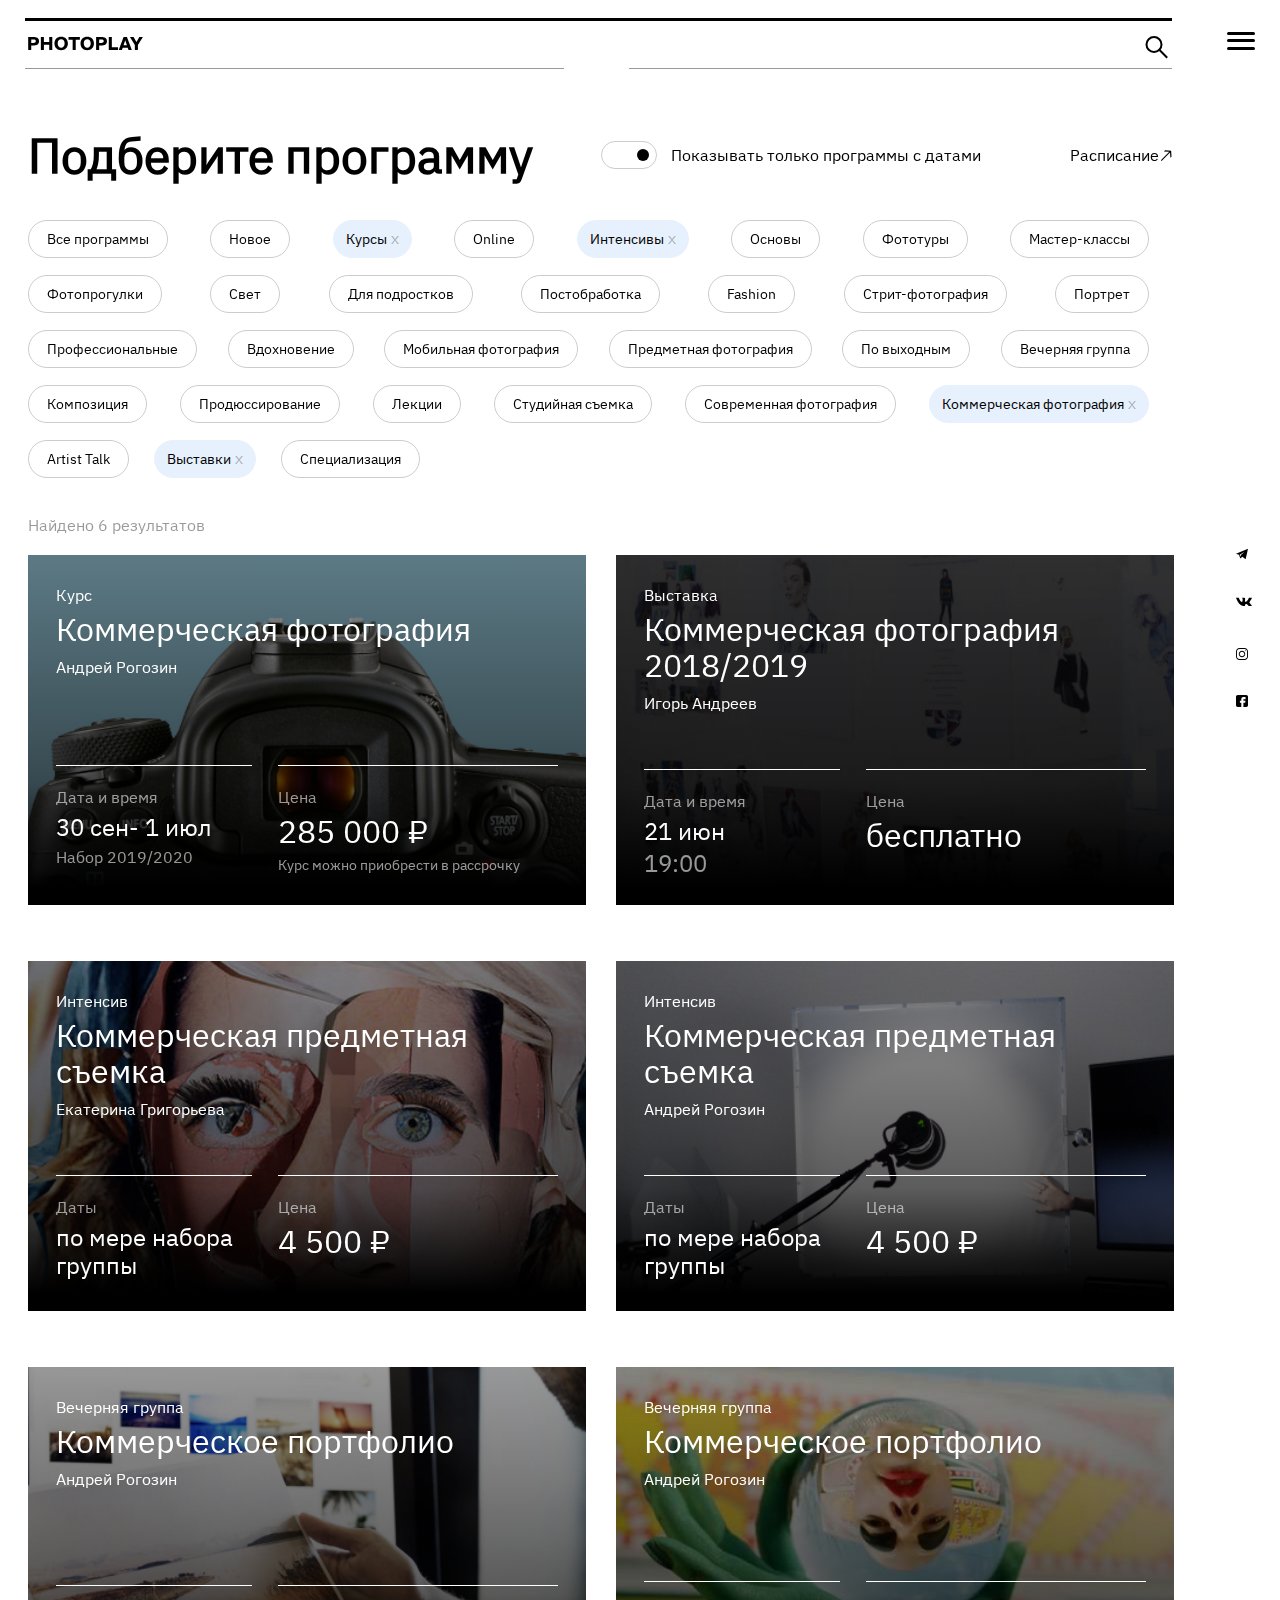
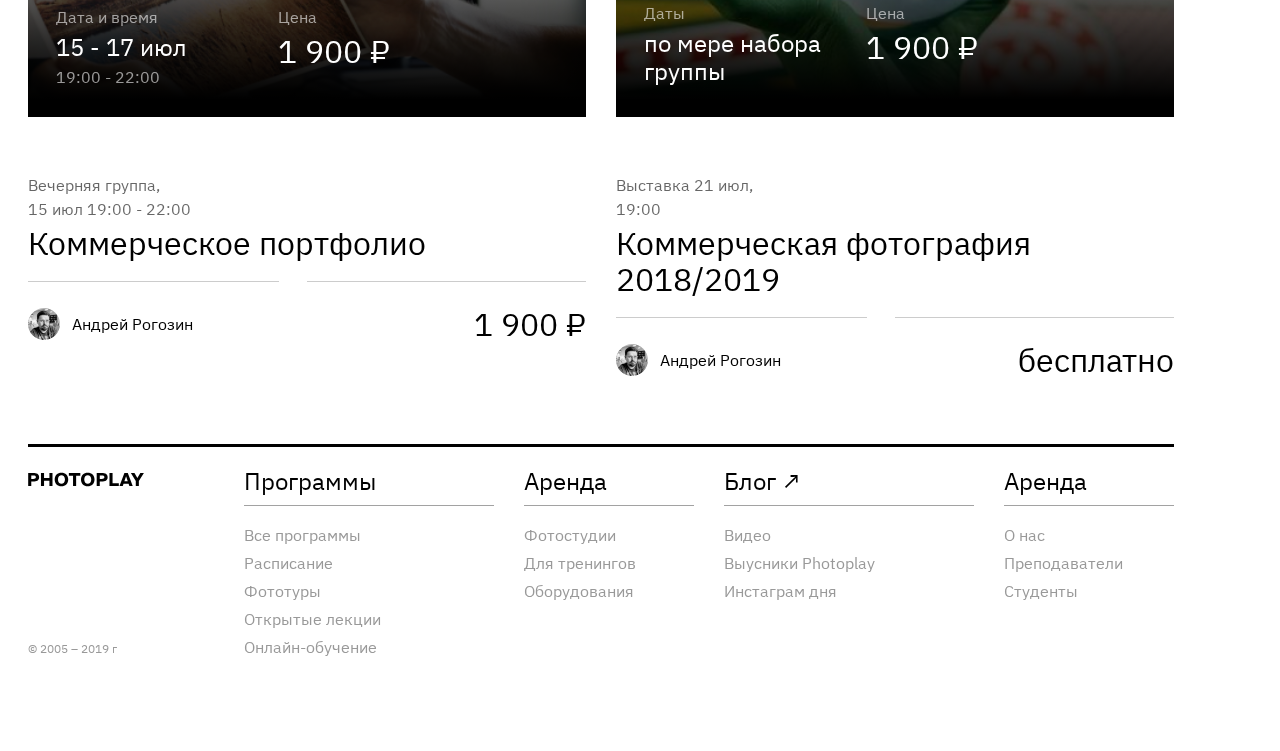
<file: program-item.html>
<!DOCTYPE html>
<html lang="ru">
<head><title>Photoplay</title>
    <meta charset="utf-8">
    <meta name="viewport" content="width=device-width, initial-scale=1">

    <link rel="icon" href="img/favicon.ico" type="image/x-icon">
    <meta name="description" content="Photoplay">
    <link rel="stylesheet" href="css/libs.css">
    <link rel="stylesheet" href="css/slick.css">
    <link rel="stylesheet" href="css/jquery.mCustomScrollbar.css">
    <link rel="stylesheet" href="css/main.css">
</head>
<body class="page">
<div class="page__wrapper">
    <svg>
        <symbol id="small-arrow">
            <path class="st0123123" fill="currentColor" fill-rule="evenodd"
                  d="M47.7,11.7l-23.9-1.6l-4.5,4.5L40.4,16L7.3,49.1l3,3L43.4,19L44.8,40l4.5-4.5L47.7,11.7z"></path>
        </symbol>
        <symbol id="svg-vk">
            <path d="M14.3044 3.76501C15.9601 1.52356 15.5929 1.48157 16 0.78125H12.8273C12.8273 0.78125 12.6018 1.56409 12.533 1.70422C11.9236 2.9436 10.5568 4.80322 9.7301 4.99329C8.91614 5.18054 9.02417 3.25696 9.07434 2.42371C9.12158 1.65137 9.11353 1.3811 9.09082 1.24768C9.05762 1.05273 8.89404 0.910522 8.69775 0.885742C8.29309 0.834473 7.55884 0.761963 6.73657 0.800049L6.00098 0.824463C6.29102 1.47327 6.48694 1.27441 6.59375 2.02502C6.71436 2.90381 6.66687 5.04211 5.80139 5.04211C4.41394 5.04211 2.85657 0.875122 2.80701 0.78125H0L0.256836 1.42395C2.32678 6.60583 4.91565 9.00586 8.45776 9.20544L8.9187 9.21875L8.95166 8.77112C9.00146 8.07983 9.34827 7.08472 9.96338 7.08472C10.8722 7.08472 11.1348 7.34937 11.7341 8.08997C12.3104 8.80005 12.7075 9.21875 13.6375 9.21875H16L15.6631 8.54126C15.137 7.48499 14.0817 6.57947 13.6696 6.0542C13.5203 5.85645 13.3733 5.54382 13.5254 5.16565C13.6498 4.8363 14.0201 4.14941 14.3044 3.76501Z"
                  fill="currentColor"></path>
        </symbol>
        <symbol id="svg-fb">
            <path d="M10.2422 0H1.75781C0.788635 0 0 0.788635 0 1.75781V10.2422C0 11.2114 0.788635 12 1.75781 12H5.29688V7.75781H3.89062V5.64844H5.29688V4.21875C5.29688 3.05557 6.24307 2.10938 7.40625 2.10938H9.53906V4.21875H7.40625V5.64844H9.53906L9.1875 7.75781H7.40625V12H10.2422C11.2114 12 12 11.2114 12 10.2422V1.75781C12 0.788635 11.2114 0 10.2422 0Z"
                  fill="currentColor"></path>
        </symbol>
        <symbol id="svg-tg">
            <path d="M2.88739 6.83762L4.37988 10.5686L6.32291 8.62555L9.65433 11.2734L12 0.726562L0 5.72498L2.88739 6.83762ZM8.57098 3.75256L4.89798 7.10275L4.44049 8.82697L3.59537 6.71375L8.57098 3.75256Z"
                  fill="currentColor"></path>
        </symbol>
        <symbol id="svg-inst">
            <path d="M8.51421 0H3.48581C1.56373 0 0 1.56373 0 3.48581V8.51419C0 10.4363 1.56373 12 3.48581 12H8.51419C10.4363 12 12 10.4363 12 8.51421V3.48581C12 1.56373 10.4363 0 8.51421 0ZM11.0625 8.51419C11.0625 9.91934 9.91934 11.0625 8.51421 11.0625H3.48581C2.08066 11.0625 0.9375 9.91934 0.9375 8.51421V3.48581C0.9375 2.08066 2.08066 0.9375 3.48581 0.9375H8.51419C9.91934 0.9375 11.0625 2.08066 11.0625 3.48581V8.51419Z"
                  fill="currentColor"></path>
            <path d="M6 2.76562C4.21655 2.76562 2.76562 4.21655 2.76562 6C2.76562 7.78345 4.21655 9.23438 6 9.23438C7.78345 9.23438 9.23438 7.78345 9.23438 6C9.23438 4.21655 7.78345 2.76562 6 2.76562ZM6 8.29688C4.73351 8.29688 3.70312 7.26649 3.70312 6C3.70312 4.73351 4.73351 3.70312 6 3.70312C7.26649 3.70312 8.29688 4.73351 8.29688 6C8.29688 7.26649 7.26649 8.29688 6 8.29688Z"
                  fill="currentColor"></path>
            <path d="M9.28125 3.1875C9.54013 3.1875 9.75 2.97763 9.75 2.71875C9.75 2.45987 9.54013 2.25 9.28125 2.25C9.02237 2.25 8.8125 2.45987 8.8125 2.71875C8.8125 2.97763 9.02237 3.1875 9.28125 3.1875Z"
                  fill="currentColor"></path>
        </symbol>

    </svg>
    <header class="fixed only-fixed">
        <div class="header__menu-button"><a class="menu-trigger type7" href="#"><span></span><span></span><span></span></a>
        </div>
        <div class="header">
            <div class="header__inner">
                <div class="header__top">
                    <div class="header__top-left">
                        <a href="#">
                            <svg width="116" height="15" viewBox="0 0 116 15" fill="none"
                                 xmlns="http://www.w3.org/2000/svg">
                                <path d="M0.187988 0.949887V13.9999H3.26599V9.48189H5.20999C8.59399 9.48189 11.132 8.63589 11.132 5.19789C11.132 1.77789 8.59399 0.949887 5.20999 0.949887H0.187988ZM5.29999 3.54189C6.73999 3.54189 7.87399 3.82989 7.87399 5.19789C7.87399 6.56589 6.73999 6.88989 5.29999 6.88989H3.26599V3.54189H5.29999Z"
                                      fill="white"></path>
                                <path d="M21.4116 0.949887V5.93589H16.0476V0.949887H12.9696V13.9999H16.0476V8.65389H21.4116V13.9999H24.4896V0.949887H21.4116Z"
                                      fill="white"></path>
                                <path d="M29.9399 7.48389C29.9399 4.71189 31.5239 3.27189 33.4499 3.27189C35.3759 3.27189 36.9599 4.71189 36.9599 7.48389C36.9599 10.2559 35.3759 11.6959 33.4499 11.6959C31.5239 11.6959 29.9399 10.2559 29.9399 7.48389ZM40.2179 7.48389C40.2179 3.41589 37.4459 0.733887 33.4499 0.733887C29.4359 0.733887 26.6819 3.41589 26.6819 7.48389C26.6819 11.5519 29.4359 14.2339 33.4499 14.2339C37.4459 14.2339 40.2179 11.5519 40.2179 7.48389Z"
                                      fill="white"></path>
                                <path d="M45.0386 13.9999H48.1346V3.64989H52.3286V0.949887H40.8626V3.64989H45.0386V13.9999Z"
                                      fill="white"></path>
                                <path d="M56.2415 7.48389C56.2415 4.71189 57.8255 3.27189 59.7515 3.27189C61.6775 3.27189 63.2615 4.71189 63.2615 7.48389C63.2615 10.2559 61.6775 11.6959 59.7515 11.6959C57.8255 11.6959 56.2415 10.2559 56.2415 7.48389ZM66.5195 7.48389C66.5195 3.41589 63.7475 0.733887 59.7515 0.733887C55.7375 0.733887 52.9835 3.41589 52.9835 7.48389C52.9835 11.5519 55.7375 14.2339 59.7515 14.2339C63.7475 14.2339 66.5195 11.5519 66.5195 7.48389Z"
                                      fill="white"></path>
                                <path d="M68.7017 0.949887V13.9999H71.7797V9.48189H73.7237C77.1077 9.48189 79.6457 8.63589 79.6457 5.19789C79.6457 1.77789 77.1077 0.949887 73.7237 0.949887H68.7017ZM73.8137 3.54189C75.2537 3.54189 76.3877 3.82989 76.3877 5.19789C76.3877 6.56589 75.2537 6.88989 73.8137 6.88989H71.7797V3.54189H73.8137Z"
                                      fill="white"></path>
                                <path d="M84.5613 0.949887H81.4833V13.9999H90.8253V11.2819H84.5613V0.949887Z"
                                      fill="white"></path>
                                <path d="M91.4928 13.9999H94.7688L95.5428 11.6779H100.583L101.375 13.9999H104.723L99.7908 0.949887H96.4068L91.4928 13.9999ZM98.0808 4.20789L99.7548 9.17589H96.3888L98.0808 4.20789Z"
                                      fill="white"></path>
                                <path d="M102.864 0.949887L107.778 8.92389V13.9999H110.856V8.95989L115.896 0.949887H112.332L109.38 5.95389L106.464 0.949887H102.864Z"
                                      fill="white"></path>
                            </svg>
                        </a>

                    </div>
                    <div class="header__top-right"><a href="#">
                        <svg width="23" height="23" viewBox="0 0 23 23" fill="none" xmlns="http://www.w3.org/2000/svg">
                            <path d="M14.0151 14.0151L21 21" stroke="white" stroke-width="2"
                                  stroke-linecap="square"></path>
                            <path d="M8.5 16C12.6421 16 16 12.6421 16 8.5C16 4.35786 12.6421 1 8.5 1C4.35786 1 1 4.35786 1 8.5C1 12.6421 4.35786 16 8.5 16Z"
                                  stroke="white" stroke-width="2" stroke-linecap="square"></path>
                        </svg>
                    </a></div>
                </div>

            </div>
            <div class="header__menu">
                <div class="header__top header__top--menu">
                    <div class="header__top-left">
                        <svg width="116" height="15" viewBox="0 0 116 15" fill="none"
                             xmlns="http://www.w3.org/2000/svg">
                            <path d="M0.187988 0.949887V13.9999H3.26599V9.48189H5.20999C8.59399 9.48189 11.132 8.63589 11.132 5.19789C11.132 1.77789 8.59399 0.949887 5.20999 0.949887H0.187988ZM5.29999 3.54189C6.73999 3.54189 7.87399 3.82989 7.87399 5.19789C7.87399 6.56589 6.73999 6.88989 5.29999 6.88989H3.26599V3.54189H5.29999Z"
                                  fill="white"></path>
                            <path d="M21.4116 0.949887V5.93589H16.0476V0.949887H12.9696V13.9999H16.0476V8.65389H21.4116V13.9999H24.4896V0.949887H21.4116Z"
                                  fill="white"></path>
                            <path d="M29.9399 7.48389C29.9399 4.71189 31.5239 3.27189 33.4499 3.27189C35.3759 3.27189 36.9599 4.71189 36.9599 7.48389C36.9599 10.2559 35.3759 11.6959 33.4499 11.6959C31.5239 11.6959 29.9399 10.2559 29.9399 7.48389ZM40.2179 7.48389C40.2179 3.41589 37.4459 0.733887 33.4499 0.733887C29.4359 0.733887 26.6819 3.41589 26.6819 7.48389C26.6819 11.5519 29.4359 14.2339 33.4499 14.2339C37.4459 14.2339 40.2179 11.5519 40.2179 7.48389Z"
                                  fill="white"></path>
                            <path d="M45.0386 13.9999H48.1346V3.64989H52.3286V0.949887H40.8626V3.64989H45.0386V13.9999Z"
                                  fill="white"></path>
                            <path d="M56.2415 7.48389C56.2415 4.71189 57.8255 3.27189 59.7515 3.27189C61.6775 3.27189 63.2615 4.71189 63.2615 7.48389C63.2615 10.2559 61.6775 11.6959 59.7515 11.6959C57.8255 11.6959 56.2415 10.2559 56.2415 7.48389ZM66.5195 7.48389C66.5195 3.41589 63.7475 0.733887 59.7515 0.733887C55.7375 0.733887 52.9835 3.41589 52.9835 7.48389C52.9835 11.5519 55.7375 14.2339 59.7515 14.2339C63.7475 14.2339 66.5195 11.5519 66.5195 7.48389Z"
                                  fill="white"></path>
                            <path d="M68.7017 0.949887V13.9999H71.7797V9.48189H73.7237C77.1077 9.48189 79.6457 8.63589 79.6457 5.19789C79.6457 1.77789 77.1077 0.949887 73.7237 0.949887H68.7017ZM73.8137 3.54189C75.2537 3.54189 76.3877 3.82989 76.3877 5.19789C76.3877 6.56589 75.2537 6.88989 73.8137 6.88989H71.7797V3.54189H73.8137Z"
                                  fill="white"></path>
                            <path d="M84.5613 0.949887H81.4833V13.9999H90.8253V11.2819H84.5613V0.949887Z"
                                  fill="white"></path>
                            <path d="M91.4928 13.9999H94.7688L95.5428 11.6779H100.583L101.375 13.9999H104.723L99.7908 0.949887H96.4068L91.4928 13.9999ZM98.0808 4.20789L99.7548 9.17589H96.3888L98.0808 4.20789Z"
                                  fill="white"></path>
                            <path d="M102.864 0.949887L107.778 8.92389V13.9999H110.856V8.95989L115.896 0.949887H112.332L109.38 5.95389L106.464 0.949887H102.864Z"
                                  fill="white"></path>
                        </svg>
                    </div>
                    <div class="header__top-right"><a href="#">
                        <svg width="23" height="23" viewBox="0 0 23 23" fill="none" xmlns="http://www.w3.org/2000/svg">
                            <path d="M14.0151 14.0151L21 21" stroke="white" stroke-width="2"
                                  stroke-linecap="square"></path>
                            <path d="M8.5 16C12.6421 16 16 12.6421 16 8.5C16 4.35786 12.6421 1 8.5 1C4.35786 1 1 4.35786 1 8.5C1 12.6421 4.35786 16 8.5 16Z"
                                  stroke="white" stroke-width="2" stroke-linecap="square"></path>
                        </svg>
                    </a></div>
                </div>
                <a class="header__menu-lk" href="#">+ &nbsp; Личный кабинет</a><a class="header__menu-phone"
                                                                                  href="tel:+74951234564">+7 (495) 123
                45 64</a>
                <div class="header__menu-inner">
                    <div class="header__menu-list-wrap"><a class="header__menu-title" href="#">Школа</a>
                        <div class="header__menu-list">
                            <div class="header__menu-item"><a class="header__menu-link" href="#">Программы</a></div>
                            <div class="header__menu-item"><a class="header__menu-link" href="#">Расписание</a></div>
                            <div class="header__menu-item"><a class="header__menu-link" href="#">Фототуры</a></div>
                            <div class="header__menu-item"><a class="header__menu-link" href="#">Онлайн-обучение</a>
                            </div>
                            <div class="header__menu-item"><a class="header__menu-link" href="#">О школе</a></div>
                            <div class="header__menu-item"><a class="header__menu-link" href="#">Преподаватели</a></div>
                            <div class="header__menu-item"><a class="header__menu-link" href="#">Работы студентов</a>
                            </div>
                        </div>
                    </div>
                    <div class="header__menu-list-wrap"><a class="header__menu-title" href="#">Контакты</a>
                        <div class="header__menu-contacts">107078, Москва,</div>
                        <div class="header__menu-contacts">Каланчевская улица,</div>
                        <div class="header__menu-contacts">дом 17 с.1, 6-й этаж</div>
                        <div class="header__menu-contacts"><a href="tel:7(495)1234564">+7 (495) 123 45 64</a></div>
                    </div>
                    <div class="header__menu-list-wrap"><a class="header__menu-title" href="#">Аренда</a>
                        <div class="header__menu-list">
                            <div class="header__menu-item"><a class="header__menu-link" href="#">Для съемок</a></div>
                            <div class="header__menu-item"><a class="header__menu-link" href="#">Для тренингов</a></div>
                        </div>
                    </div>
                    <div class="header__menu-list-wrap"><a class="header__menu-title" href="#">Блог</a>
                        <div class="header__menu-list">
                            <div class="header__menu-item"><a class="header__menu-link" href="#">Видео</a></div>
                            <div class="header__menu-item"><a class="header__menu-link" href="#">Выусники Photoplay</a>
                            </div>
                            <div class="header__menu-item"><a class="header__menu-link" href="#">Инстаграм дня</a></div>
                        </div>
                    </div>
                    <div class="header__menu-list-wrap header__menu-list-wrap--social">
                        <div class="header__social">
                            <div class="header__social-list"><a class="header__social-link header__social-link--tg"
                                                                href="#">
                                <svg class="svg-icon" version="1.1" x="0px" y="0px" viewBox="0 0 12 11" xml:space="preserve"><use xlink:href="#svg-tg"></use></svg>
                            </a><a class="header__social-link header__social-link--vk" href="#">
                                <svg class="svg-icon" version="1.1" x="0px" y="0px" viewBox="0 0 16 9" xml:space="preserve"><use xlink:href="#svg-vk"></use></svg>
                            </a><a class="header__social-link header__social-link--inst" href="#">
                                <svg class="svg-icon" version="1.1" x="0px" y="0px" viewBox="0 0 12 12" xml:space="preserve"><use xlink:href="#svg-inst"></use></svg>
                            </a><a class="header__social-link header__social-link--fb" href="#">
                                <svg class="svg-icon" version="1.1" x="0px" y="0px" viewBox="0 0 12 12" xml:space="preserve"><use xlink:href="#svg-fb"></use></svg>
                            </a></div>
                        </div>
                    </div>
                </div>
            </div>
            <div class="header__social">
                <div class="header__social-list"><a class="header__social-link header__social-link--tg" href="#">
                    <svg class="svg-icon" version="1.1" x="0px" y="0px" viewBox="0 0 12 11" xml:space="preserve"><use xlink:href="#svg-tg"></use></svg>
                </a><a class="header__social-link header__social-link--vk" href="#">
                    <svg class="svg-icon" version="1.1" x="0px" y="0px" viewBox="0 0 16 9" xml:space="preserve"><use xlink:href="#svg-vk"></use></svg>
                </a><a class="header__social-link header__social-link--inst" href="#">
                    <svg class="svg-icon" version="1.1" x="0px" y="0px" viewBox="0 0 12 12" xml:space="preserve"><use xlink:href="#svg-inst"></use></svg>
                </a><a class="header__social-link header__social-link--fb" href="#">
                    <svg class="svg-icon" version="1.1" x="0px" y="0px" viewBox="0 0 12 12" xml:space="preserve"><use xlink:href="#svg-fb"></use></svg>
                </a></div>
            </div>
        </div>
    </header>
    <main class="page__content"><!-- Content-->
        <div class="main-wrap">
            <div class="program-page container">
                <div class="row">
                    <div class="col-md-12">
                        <div class="program-page__top">
                            <h1 class="program-page__title">
                                Подберите программу
                            </h1>
                            <div class="program-page__top-left">
                                <div class="program-page__programs-dates">
                                    <div class="program-page__programs-dates-btn">
                                        <input checked type="checkbox" name="programs-dates" id="programs-dates-chekbox">
                                        <label for="programs-dates-chekbox"></label>
                                    </div>
                                    <span class="program-page__programs-dates-txt">
                                    Показывать  только программы с датами
                                </span>
                                </div>
                                <div class="program-page__schedule">
                                    <a href="#" class="program-page__schedule-link">
                                        Расписание

                                        <svg class="svg-icon" version="1.1" x="0px" y="0px" viewBox="0 0 59 59"
                                             style="enable-background:new 0 0 59 59;" xml:space="preserve"><use xlink:href="#small-arrow"></use></svg>
                                    </a>
                                </div>
                            </div>
                        </div>
                        <div class="program-page__all-programs">
                            <a href="javascript:void(0);" class="program-page__all-programs-item">
                                Все программы
                            </a>
                            <a href="javascript:void(0);" class="program-page__all-programs-item">
                                Новое
                            </a>
                            <a href="javascript:void(0);" class="program-page__all-programs-item program-page__all-programs-item--active">
                                Курсы
                            </a>
                            <a href="javascript:void(0);" class="program-page__all-programs-item">
                                Online
                            </a>
                            <a href="javascript:void(0);" class="program-page__all-programs-item program-page__all-programs-item--active">
                                Интенсивы
                            </a>
                            <a href="javascript:void(0);" class="program-page__all-programs-item">
                                Основы
                            </a>
                            <a href="javascript:void(0);" class="program-page__all-programs-item">
                                Фототуры
                            </a>
                            <a href="javascript:void(0);" class="program-page__all-programs-item">
                                Мастер-классы
                            </a>
                            <a href="javascript:void(0);" class="program-page__all-programs-item">
                                Фотопрогулки
                            </a>
                            <a href="javascript:void(0);" class="program-page__all-programs-item">
                                Свет
                            </a>
                            <a href="javascript:void(0);" class="program-page__all-programs-item">
                                Для подростков
                            </a>
                            <a href="javascript:void(0);" class="program-page__all-programs-item">
                                Постобработка
                            </a>
                            <a href="javascript:void(0);" class="program-page__all-programs-item">
                                Fashion
                            </a>
                            <a href="javascript:void(0);" class="program-page__all-programs-item">
                                Стрит-фотография
                            </a>
                            <a href="javascript:void(0);" class="program-page__all-programs-item">
                                Портрет
                            </a>
                            <a href="javascript:void(0);" class="program-page__all-programs-item">
                                Профессиональные
                            </a>
                            <a href="javascript:void(0);" class="program-page__all-programs-item">
                                Вдохновение
                            </a>
                            <a href="javascript:void(0);" class="program-page__all-programs-item">
                                Мобильная фотография
                            </a>
                            <a href="javascript:void(0);" class="program-page__all-programs-item">
                                Предметная фотография
                            </a>
                            <a href="javascript:void(0);" class="program-page__all-programs-item">
                                По выходным
                            </a>
                            <a href="javascript:void(0);" class="program-page__all-programs-item">
                                Вечерняя группа
                            </a>
                            <a href="javascript:void(0);" class="program-page__all-programs-item">
                                Композиция
                            </a>
                            <a href="javascript:void(0);" class="program-page__all-programs-item">
                                Продюссирование
                            </a>
                            <a href="javascript:void(0);" class="program-page__all-programs-item">
                                Лекции
                            </a>
                            <a href="javascript:void(0);" class="program-page__all-programs-item">
                                Студийная съемка
                            </a>
                            <a href="javascript:void(0);" class="program-page__all-programs-item">
                                Современная фотография
                            </a>
                            <a href="javascript:void(0);" class="program-page__all-programs-item program-page__all-programs-item--active">
                                Коммерческая фотография
                            </a>
                            <a href="javascript:void(0);" class="program-page__all-programs-item">
                                Artist Talk
                            </a>
                            <a href="javascript:void(0);" class="program-page__all-programs-item program-page__all-programs-item--active ">
                                Выставки
                            </a>
                            <a href="javascript:void(0);" class="program-page__all-programs-item">
                                Специализация
                            </a>
                        </div>
                        <div class="program-page__result">
                            <div class="program-page__result-caption">
                                Найдено 6 результатов
                            </div>
                            <div class="row">
                                <div class="col-md-6">
                                    <a href ="#" class="program-page__result-section" style="background-image: url('img/image 20.jpg')">
                                        <div class="program-page__result-section-content">
                                            <div class="program-page__result-section-top">
                                                <div class="program-page__result-section-course">
                                                    Курс
                                                </div>
                                                <div class="program-page__result-section-title">
                                                    Коммерческая фотография
                                                </div>
                                                <div class="program-page__result-section-author">
                                                    Андрей Рогозин
                                                </div>
                                            </div>
                                            <div class="program-page__result-section-info">
                                                <div class="program-page__result-section-dates">
                                                    <div class="program-page__result-section-dates-caption">
                                                        Дата и время
                                                    </div>
                                                    <div class="program-page__result-section-dates-title">
                                                        30 сен- 1 июл
                                                    </div>
                                                    <div class="program-page__result-section-dates-set">
                                                        Набор 2019/2020
                                                    </div>
                                                </div>
                                                <div class="program-page__result-section-price">
                                                    <div class="program-page__result-section-price-caption">
                                                        Цена
                                                    </div>
                                                    <div class="program-page__result-section-price-title">
                                                        285 000 ₽
                                                    </div>
                                                    <div class="program-page__result-section-price-set">
                                                        Курс можно приобрести в рассрочку
                                                    </div>
                                                </div>
                                            </div>
                                        </div>
                                    </a>


                                </div>

                                <div class="col-md-6">
                                    <a href ="#" class="program-page__result-section" style="background-image: url('img/image 15.jpg')">
                                        <div class="program-page__result-section-content">
                                            <div class="program-page__result-section-top">
                                                <div class="program-page__result-section-course">
                                                    Выставка
                                                </div>
                                                <div class="program-page__result-section-title">
                                                    Коммерческая фотография 2018/2019
                                                </div>
                                                <div class="program-page__result-section-author">
                                                    Игорь Андреев
                                                </div>
                                            </div>
                                            <div class="program-page__result-section-info">
                                                <div class="program-page__result-section-dates">
                                                    <div class="program-page__result-section-dates-caption">
                                                        Дата и время
                                                    </div>
                                                    <div class="program-page__result-section-dates-title">
                                                        21 июн
                                                    </div>
                                                    <div class="program-page__result-section-dates-set-big">
                                                        19:00
                                                    </div>
                                                </div>
                                                <div class="program-page__result-section-price">
                                                    <div class="program-page__result-section-price-caption">
                                                        Цена
                                                    </div>
                                                    <div class="program-page__result-section-price-title">
                                                        бесплатно
                                                    </div>
                                                </div>
                                            </div>
                                        </div>
                                    </a>


                                </div>
                                <div class="col-md-6">
                                    <a href ="#" class="program-page__result-section" style="background-image: url('img/image 2.1.jpg')">
                                        <div class="program-page__result-section-content">
                                            <div class="program-page__result-section-top">
                                                <div class="program-page__result-section-course">
                                                    Интенсив
                                                </div>
                                                <div class="program-page__result-section-title">
                                                    Коммерческая предметная съемка
                                                </div>
                                                <div class="program-page__result-section-author">
                                                    Екатерина Григорьева
                                                </div>
                                            </div>
                                            <div class="program-page__result-section-info">
                                                <div class="program-page__result-section-dates">
                                                    <div class="program-page__result-section-dates-caption">
                                                        Даты
                                                    </div>
                                                    <div class="program-page__result-section-dates-title">
                                                        по мере набора группы
                                                    </div>
                                                </div>
                                                <div class="program-page__result-section-price">
                                                    <div class="program-page__result-section-price-caption">
                                                        Цена
                                                    </div>
                                                    <div class="program-page__result-section-price-title">
                                                        4 500 ₽
                                                    </div>
                                                </div>
                                            </div>
                                        </div>
                                    </a>
                                </div>
                                <div class="col-md-6">
                                    <a href ="#" class="program-page__result-section" style="background-image: url('img/image 21.1.jpg')">
                                        <div class="program-page__result-section-content">
                                            <div class="program-page__result-section-top">
                                                <div class="program-page__result-section-course">
                                                    Интенсив
                                                </div>
                                                <div class="program-page__result-section-title">
                                                    Коммерческая предметная съемка
                                                </div>
                                                <div class="program-page__result-section-author">
                                                    Андрей Рогозин
                                                </div>
                                            </div>
                                            <div class="program-page__result-section-info">
                                                <div class="program-page__result-section-dates">
                                                    <div class="program-page__result-section-dates-caption">
                                                        Даты
                                                    </div>
                                                    <div class="program-page__result-section-dates-title">
                                                        по мере набора группы
                                                    </div>
                                                </div>
                                                <div class="program-page__result-section-price">
                                                    <div class="program-page__result-section-price-caption">
                                                        Цена
                                                    </div>
                                                    <div class="program-page__result-section-price-title">
                                                        4 500 ₽
                                                    </div>
                                                </div>
                                            </div>
                                        </div>
                                    </a>


                                </div>
                                <div class="col-md-6">
                                    <a href ="#" class="program-page__result-section" style="background-image: url('img/image 19.1.jpg')">
                                        <div class="program-page__result-section-content">
                                            <div class="program-page__result-section-top">
                                                <div class="program-page__result-section-course">
                                                    Вечерняя группа
                                                </div>
                                                <div class="program-page__result-section-title">
                                                    Коммерческое портфолио
                                                </div>
                                                <div class="program-page__result-section-author">
                                                    Андрей Рогозин
                                                </div>
                                            </div>
                                            <div class="program-page__result-section-info">
                                                <div class="program-page__result-section-dates">
                                                    <div class="program-page__result-section-dates-caption">
                                                        Дата и время
                                                    </div>
                                                    <div class="program-page__result-section-dates-title">
                                                        15 - 17 июл
                                                    </div>
                                                    <div class="program-page__result-section-dates-set">
                                                        19:00 - 22:00
                                                    </div>
                                                </div>
                                                <div class="program-page__result-section-price">
                                                    <div class="program-page__result-section-price-caption">
                                                        Цена
                                                    </div>
                                                    <div class="program-page__result-section-price-title">
                                                        1 900 ₽
                                                    </div>
                                                </div>
                                            </div>
                                        </div>
                                    </a>


                                </div>
                                <div class="col-md-6">
                                    <a href ="#" class="program-page__result-section" style="background-image: url('img/image 23.jpg')">
                                        <div class="program-page__result-section-content">
                                            <div class="program-page__result-section-top">
                                                <div class="program-page__result-section-course">
                                                    Вечерняя группа
                                                </div>
                                                <div class="program-page__result-section-title">
                                                    Коммерческое портфолио
                                                </div>
                                                <div class="program-page__result-section-author">
                                                    Андрей Рогозин
                                                </div>
                                            </div>
                                            <div class="program-page__result-section-info">
                                                <div class="program-page__result-section-dates">
                                                    <div class="program-page__result-section-dates-caption">
                                                        Даты
                                                    </div>
                                                    <div class="program-page__result-section-dates-title">
                                                        по мере набора группы
                                                    </div>
                                                </div>
                                                <div class="program-page__result-section-price">
                                                    <div class="program-page__result-section-price-caption">
                                                        Цена
                                                    </div>
                                                    <div class="program-page__result-section-price-title">
                                                        1 900 ₽
                                                    </div>
                                                </div>
                                            </div>
                                        </div>
                                    </a>
                                </div>

                            </div>
                        </div>
                        <div class="program-page__result-bottom">
                            <div class="row">
                                <div class="col-md-6">
                                    <a href="#"  class="program-page__result-bottom-section">
                                        <div class="program-page__result-bottom-section-dates">
                                            Вечерняя группа,<br>
                                            15 июл 19:00 - 22:00
                                        </div>
                                        <div class="program-page__result-bottom-section-title">
                                            Коммерческое портфолио
                                        </div>
                                        <div class="program-page__result-bottom-section-bio">
                                            <div class="program-page__result-bottom-section-left">
                                                <div class="program-page__result-bottom-section-img">
                                                    <img src="img/t2.png" alt="">
                                                </div>
                                                <div class="program-page__result-bottom-section-name">
                                                    Андрей Рогозин
                                                </div>
                                            </div>
                                            <div class="program-page__result-bottom-section-right">
                                                <div class="program-page__result-bottom-section-price">
                                                    1 900 ₽
                                                </div>
                                            </div>
                                        </div>
                                    </a>
                                </div>
                                <div class="col-md-6">
                                    <a href="#" class="program-page__result-bottom-section">
                                        <div class="program-page__result-bottom-section-dates">
                                            Выставка 21 июл, <br>
                                            19:00
                                        </div>
                                        <div class="program-page__result-bottom-section-title">
                                            Коммерческая фотография 2018/2019
                                        </div>
                                        <div class="program-page__result-bottom-section-bio">
                                            <div class="program-page__result-bottom-section-left">
                                                <div class="program-page__result-bottom-section-img">
                                                    <img src="img/t2.png" alt="">
                                                </div>
                                                <div class="program-page__result-bottom-section-name">
                                                    Андрей Рогозин
                                                </div>
                                            </div>
                                            <div class="program-page__result-bottom-section-right">
                                                <div class="program-page__result-bottom-section-price">
                                                    бесплатно
                                                </div>
                                            </div>
                                        </div>
                                    </a>
                                </div>
                            </div>
                        </div>

                    </div>
                </div>
            </div>
        </div>
    </main>
    <footer>
        <div class="container footer">
            <div class="row">
                <div class="col-md-12">
                    <div class="footer__inner">
                        <div class="footer__logo"><a href="#"><img src="img/svg/logo-black.svg" alt="logo"></a>
                            <div class="footer__logo-copyright">© 2005 – 2019 г</div>
                        </div>
                        <div class="footer__right">
                            <div class="footer__list-wrap">
                                <div class="footer__list-title">Программы</div>
                                <div class="footer__list">
                                    <div class="footer__list-item"><a class="footer__list-link" href="#">Все
                                        программы</a></div>
                                    <div class="footer__list-item"><a class="footer__list-link" href="#">Расписание</a>
                                    </div>
                                    <div class="footer__list-item"><a class="footer__list-link" href="#">Фототуры</a>
                                    </div>
                                    <div class="footer__list-item"><a class="footer__list-link" href="#">Открытые
                                        лекции</a></div>
                                    <div class="footer__list-item"><a class="footer__list-link"
                                                                      href="#">Онлайн-обучение</a></div>
                                </div>
                            </div>
                            <div class="footer__list-wrap">
                                <div class="footer__list-title">Аренда</div>
                                <div class="footer__list">
                                    <div class="footer__list-item"><a class="footer__list-link" href="#">Фотостудии</a>
                                    </div>
                                    <div class="footer__list-item"><a class="footer__list-link" href="#">Для
                                        тренингов</a></div>
                                    <div class="footer__list-item"><a class="footer__list-link"
                                                                      href="#">Оборудования</a></div>
                                </div>
                            </div>
                            <div class="footer__list-wrap">
                                <div class="footer__list-title">Блог ↗</div>
                                <div class="footer__list">
                                    <div class="footer__list-item"><a class="footer__list-link" href="#">Видео</a></div>
                                    <div class="footer__list-item"><a class="footer__list-link" href="#">Выусники
                                        Photoplay</a></div>
                                    <div class="footer__list-item"><a class="footer__list-link" href="#">Инстаграм
                                        дня</a></div>
                                </div>
                            </div>
                            <div class="footer__list-wrap">
                                <div class="footer__list-title">Аренда</div>
                                <div class="footer__list">
                                    <div class="footer__list-item"><a class="footer__list-link" href="#">О нас</a></div>
                                    <div class="footer__list-item"><a class="footer__list-link"
                                                                      href="#">Преподаватели</a></div>
                                    <div class="footer__list-item"><a class="footer__list-link" href="#">Студенты</a>
                                    </div>
                                </div>
                            </div>
                        </div>
                    </div>
                </div>
            </div>
        </div>
    </footer>
    <div class="popup-search">
        <div class="popup-search__inner">
            <div class="popup-search__form"><a class="popup-search__btn" href="#">
                <svg width="23" height="23" viewBox="0 0 23 23" fill="none" xmlns="http://www.w3.org/2000/svg">
                    <path d="M14.0151 14.0151L21 21" stroke="white" stroke-width="2" stroke-linecap="square"></path>
                    <path d="M8.5 16C12.6421 16 16 12.6421 16 8.5C16 4.35786 12.6421 1 8.5 1C4.35786 1 1 4.35786 1 8.5C1 12.6421 4.35786 16 8.5 16Z"
                          stroke="white" stroke-width="2" stroke-linecap="square"></path>
                </svg>
            </a><input class="popup-search__input" placeholder="Что будем искать?"><a class="popup-search__close">
                <svg width="16" height="16" viewBox="0 0 16 16" fill="none" xmlns="http://www.w3.org/2000/svg">
                    <path d="M0 16L6.57204 7.93799L0.275269 0H3.50968L8.0172 5.95349H8.12043L12.8 0H15.8624L9.6 7.75194L16 16H12.7656L8.15484 9.73643H8.05161L3.06237 16H0Z"
                          fill="black"></path>
                </svg>
            </a></div>
            <div class="popup-search__result"></div>
        </div>
    </div>
</div>
<script src="js/jquery-3.4.1.min.js"></script>
<script src="js/blazy.min.js"></script>
<script src="js/jquery.mCustomScrollbar.concat.min.js"></script>
<script src="js/slick.min.js"></script>
<script src="js/index.js"></script>
</body>
</html>
</file>
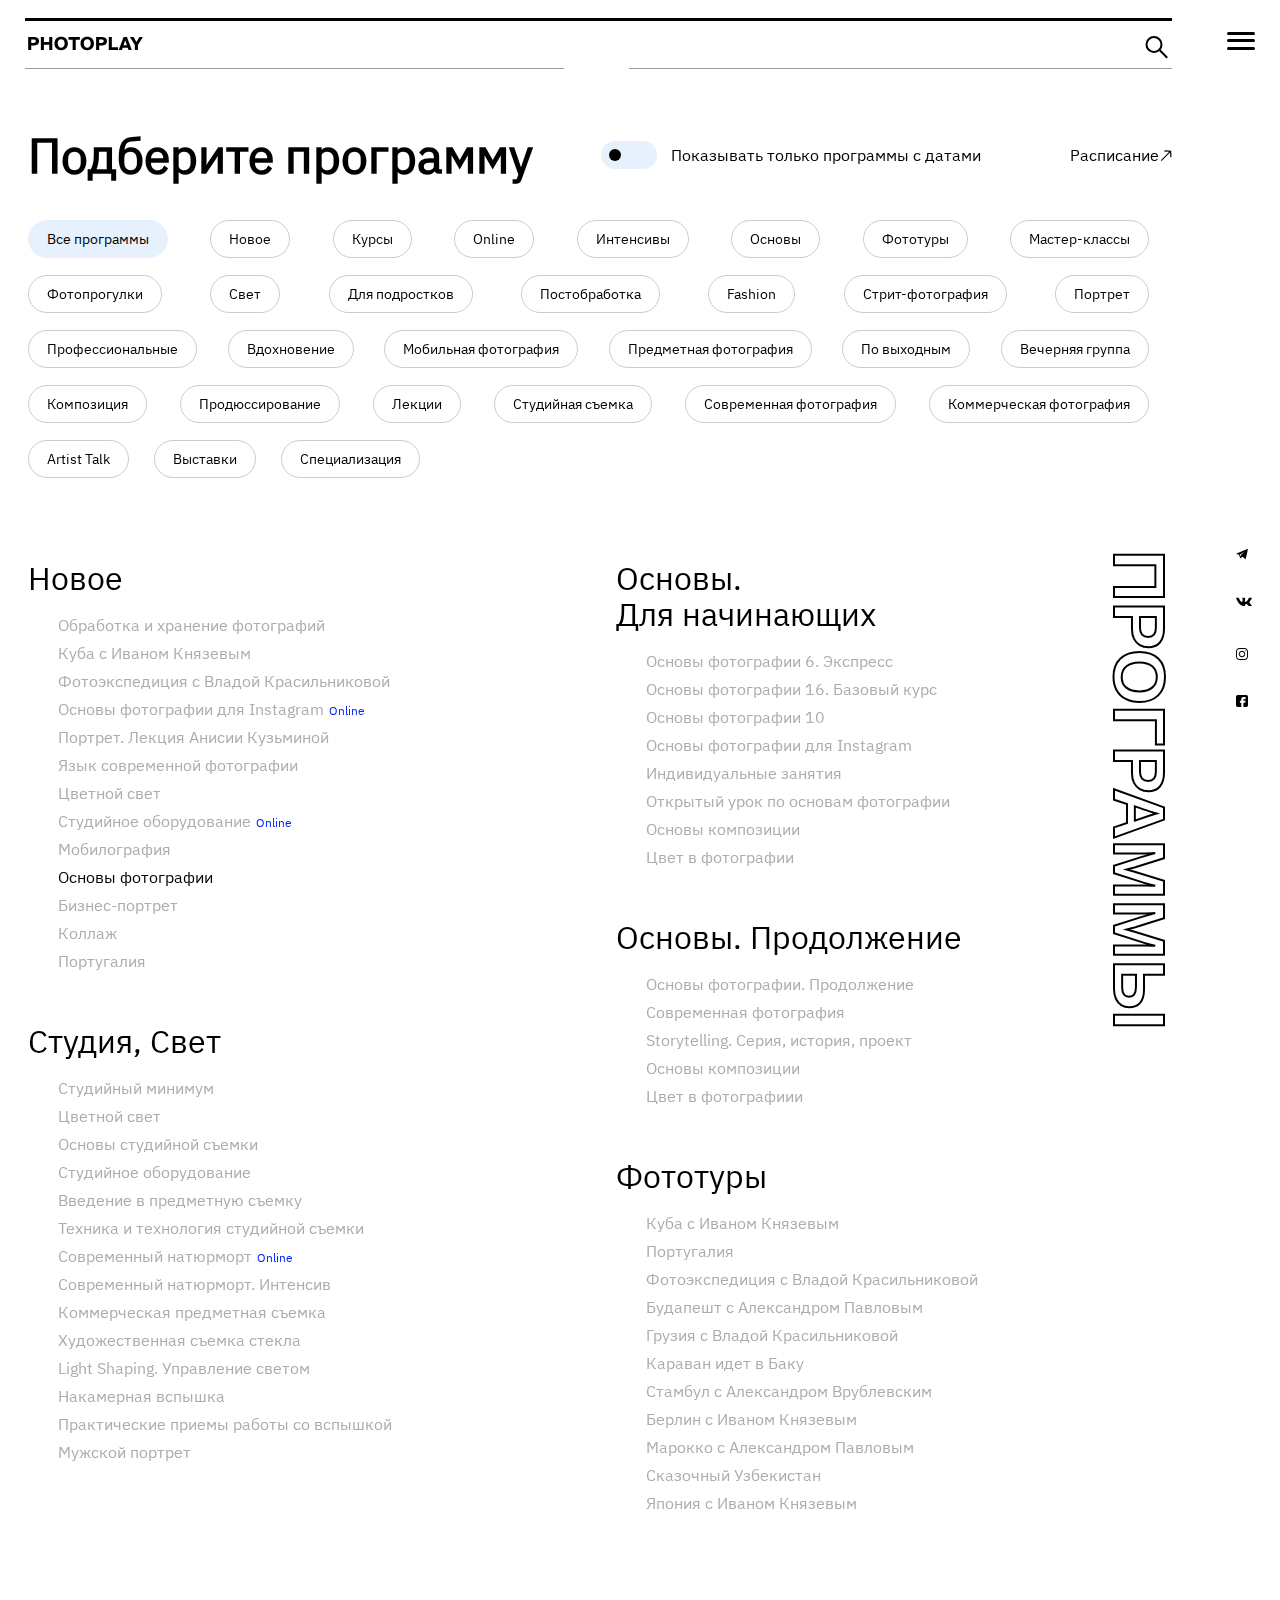
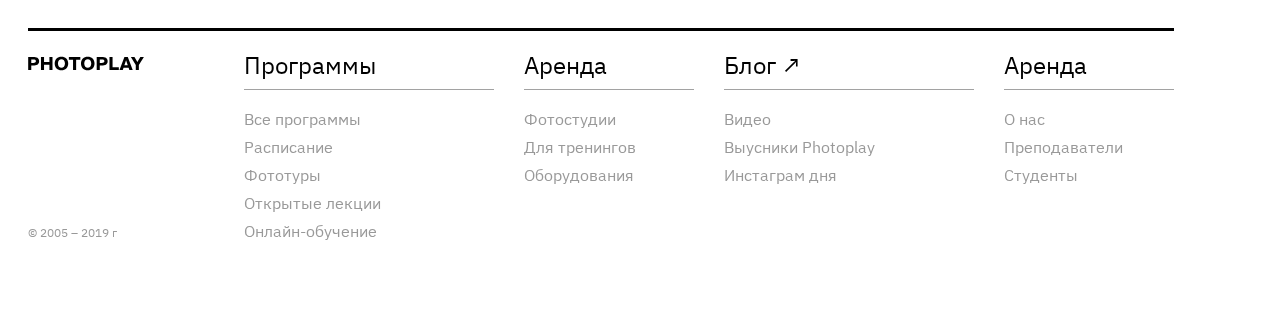
<file: program.html>
<!DOCTYPE html>
<html lang="ru">
<head><title>Photoplay</title>
    <meta charset="utf-8">
    <meta name="viewport" content="width=device-width, initial-scale=1">

    <link rel="icon" href="img/favicon.ico" type="image/x-icon">
    <meta name="description" content="Photoplay">
    <link rel="stylesheet" href="css/libs.css">
    <link rel="stylesheet" href="css/slick.css">
    <link rel="stylesheet" href="css/jquery.mCustomScrollbar.css">
    <link rel="stylesheet" href="css/main.css">
</head>
<body class="page">
<div class="page__wrapper">
    <svg>
        <symbol id="small-arrow">
            <path class="st0123123" fill="currentColor" fill-rule="evenodd"
                  d="M47.7,11.7l-23.9-1.6l-4.5,4.5L40.4,16L7.3,49.1l3,3L43.4,19L44.8,40l4.5-4.5L47.7,11.7z"></path>
        </symbol>
        <symbol id="svg-vk">
            <path d="M14.3044 3.76501C15.9601 1.52356 15.5929 1.48157 16 0.78125H12.8273C12.8273 0.78125 12.6018 1.56409 12.533 1.70422C11.9236 2.9436 10.5568 4.80322 9.7301 4.99329C8.91614 5.18054 9.02417 3.25696 9.07434 2.42371C9.12158 1.65137 9.11353 1.3811 9.09082 1.24768C9.05762 1.05273 8.89404 0.910522 8.69775 0.885742C8.29309 0.834473 7.55884 0.761963 6.73657 0.800049L6.00098 0.824463C6.29102 1.47327 6.48694 1.27441 6.59375 2.02502C6.71436 2.90381 6.66687 5.04211 5.80139 5.04211C4.41394 5.04211 2.85657 0.875122 2.80701 0.78125H0L0.256836 1.42395C2.32678 6.60583 4.91565 9.00586 8.45776 9.20544L8.9187 9.21875L8.95166 8.77112C9.00146 8.07983 9.34827 7.08472 9.96338 7.08472C10.8722 7.08472 11.1348 7.34937 11.7341 8.08997C12.3104 8.80005 12.7075 9.21875 13.6375 9.21875H16L15.6631 8.54126C15.137 7.48499 14.0817 6.57947 13.6696 6.0542C13.5203 5.85645 13.3733 5.54382 13.5254 5.16565C13.6498 4.8363 14.0201 4.14941 14.3044 3.76501Z"
                  fill="currentColor"></path>
        </symbol>
        <symbol id="svg-fb">
            <path d="M10.2422 0H1.75781C0.788635 0 0 0.788635 0 1.75781V10.2422C0 11.2114 0.788635 12 1.75781 12H5.29688V7.75781H3.89062V5.64844H5.29688V4.21875C5.29688 3.05557 6.24307 2.10938 7.40625 2.10938H9.53906V4.21875H7.40625V5.64844H9.53906L9.1875 7.75781H7.40625V12H10.2422C11.2114 12 12 11.2114 12 10.2422V1.75781C12 0.788635 11.2114 0 10.2422 0Z"
                  fill="currentColor"></path>
        </symbol>
        <symbol id="svg-tg">
            <path d="M2.88739 6.83762L4.37988 10.5686L6.32291 8.62555L9.65433 11.2734L12 0.726562L0 5.72498L2.88739 6.83762ZM8.57098 3.75256L4.89798 7.10275L4.44049 8.82697L3.59537 6.71375L8.57098 3.75256Z"
                  fill="currentColor"></path>
        </symbol>
        <symbol id="svg-inst">
            <path d="M8.51421 0H3.48581C1.56373 0 0 1.56373 0 3.48581V8.51419C0 10.4363 1.56373 12 3.48581 12H8.51419C10.4363 12 12 10.4363 12 8.51421V3.48581C12 1.56373 10.4363 0 8.51421 0ZM11.0625 8.51419C11.0625 9.91934 9.91934 11.0625 8.51421 11.0625H3.48581C2.08066 11.0625 0.9375 9.91934 0.9375 8.51421V3.48581C0.9375 2.08066 2.08066 0.9375 3.48581 0.9375H8.51419C9.91934 0.9375 11.0625 2.08066 11.0625 3.48581V8.51419Z"
                  fill="currentColor"></path>
            <path d="M6 2.76562C4.21655 2.76562 2.76562 4.21655 2.76562 6C2.76562 7.78345 4.21655 9.23438 6 9.23438C7.78345 9.23438 9.23438 7.78345 9.23438 6C9.23438 4.21655 7.78345 2.76562 6 2.76562ZM6 8.29688C4.73351 8.29688 3.70312 7.26649 3.70312 6C3.70312 4.73351 4.73351 3.70312 6 3.70312C7.26649 3.70312 8.29688 4.73351 8.29688 6C8.29688 7.26649 7.26649 8.29688 6 8.29688Z"
                  fill="currentColor"></path>
            <path d="M9.28125 3.1875C9.54013 3.1875 9.75 2.97763 9.75 2.71875C9.75 2.45987 9.54013 2.25 9.28125 2.25C9.02237 2.25 8.8125 2.45987 8.8125 2.71875C8.8125 2.97763 9.02237 3.1875 9.28125 3.1875Z"
                  fill="currentColor"></path>
        </symbol>

    </svg>
    <header class="fixed only-fixed">
        <div class="header__menu-button"><a class="menu-trigger type7" href="#"><span></span><span></span><span></span></a>
        </div>
        <div class="header">
            <div class="header__inner">
                <div class="header__top">
                    <div class="header__top-left">
                        <a href="#">
                            <svg width="116" height="15" viewBox="0 0 116 15" fill="none"
                                 xmlns="http://www.w3.org/2000/svg">
                                <path d="M0.187988 0.949887V13.9999H3.26599V9.48189H5.20999C8.59399 9.48189 11.132 8.63589 11.132 5.19789C11.132 1.77789 8.59399 0.949887 5.20999 0.949887H0.187988ZM5.29999 3.54189C6.73999 3.54189 7.87399 3.82989 7.87399 5.19789C7.87399 6.56589 6.73999 6.88989 5.29999 6.88989H3.26599V3.54189H5.29999Z"
                                      fill="white"></path>
                                <path d="M21.4116 0.949887V5.93589H16.0476V0.949887H12.9696V13.9999H16.0476V8.65389H21.4116V13.9999H24.4896V0.949887H21.4116Z"
                                      fill="white"></path>
                                <path d="M29.9399 7.48389C29.9399 4.71189 31.5239 3.27189 33.4499 3.27189C35.3759 3.27189 36.9599 4.71189 36.9599 7.48389C36.9599 10.2559 35.3759 11.6959 33.4499 11.6959C31.5239 11.6959 29.9399 10.2559 29.9399 7.48389ZM40.2179 7.48389C40.2179 3.41589 37.4459 0.733887 33.4499 0.733887C29.4359 0.733887 26.6819 3.41589 26.6819 7.48389C26.6819 11.5519 29.4359 14.2339 33.4499 14.2339C37.4459 14.2339 40.2179 11.5519 40.2179 7.48389Z"
                                      fill="white"></path>
                                <path d="M45.0386 13.9999H48.1346V3.64989H52.3286V0.949887H40.8626V3.64989H45.0386V13.9999Z"
                                      fill="white"></path>
                                <path d="M56.2415 7.48389C56.2415 4.71189 57.8255 3.27189 59.7515 3.27189C61.6775 3.27189 63.2615 4.71189 63.2615 7.48389C63.2615 10.2559 61.6775 11.6959 59.7515 11.6959C57.8255 11.6959 56.2415 10.2559 56.2415 7.48389ZM66.5195 7.48389C66.5195 3.41589 63.7475 0.733887 59.7515 0.733887C55.7375 0.733887 52.9835 3.41589 52.9835 7.48389C52.9835 11.5519 55.7375 14.2339 59.7515 14.2339C63.7475 14.2339 66.5195 11.5519 66.5195 7.48389Z"
                                      fill="white"></path>
                                <path d="M68.7017 0.949887V13.9999H71.7797V9.48189H73.7237C77.1077 9.48189 79.6457 8.63589 79.6457 5.19789C79.6457 1.77789 77.1077 0.949887 73.7237 0.949887H68.7017ZM73.8137 3.54189C75.2537 3.54189 76.3877 3.82989 76.3877 5.19789C76.3877 6.56589 75.2537 6.88989 73.8137 6.88989H71.7797V3.54189H73.8137Z"
                                      fill="white"></path>
                                <path d="M84.5613 0.949887H81.4833V13.9999H90.8253V11.2819H84.5613V0.949887Z"
                                      fill="white"></path>
                                <path d="M91.4928 13.9999H94.7688L95.5428 11.6779H100.583L101.375 13.9999H104.723L99.7908 0.949887H96.4068L91.4928 13.9999ZM98.0808 4.20789L99.7548 9.17589H96.3888L98.0808 4.20789Z"
                                      fill="white"></path>
                                <path d="M102.864 0.949887L107.778 8.92389V13.9999H110.856V8.95989L115.896 0.949887H112.332L109.38 5.95389L106.464 0.949887H102.864Z"
                                      fill="white"></path>
                            </svg>
                        </a>

                    </div>
                    <div class="header__top-right"><a href="#">
                        <svg width="23" height="23" viewBox="0 0 23 23" fill="none" xmlns="http://www.w3.org/2000/svg">
                            <path d="M14.0151 14.0151L21 21" stroke="white" stroke-width="2"
                                  stroke-linecap="square"></path>
                            <path d="M8.5 16C12.6421 16 16 12.6421 16 8.5C16 4.35786 12.6421 1 8.5 1C4.35786 1 1 4.35786 1 8.5C1 12.6421 4.35786 16 8.5 16Z"
                                  stroke="white" stroke-width="2" stroke-linecap="square"></path>
                        </svg>
                    </a></div>
                </div>

            </div>
            <div class="header__menu">
                <div class="header__top header__top--menu">
                    <div class="header__top-left">
                        <svg width="116" height="15" viewBox="0 0 116 15" fill="none"
                             xmlns="http://www.w3.org/2000/svg">
                            <path d="M0.187988 0.949887V13.9999H3.26599V9.48189H5.20999C8.59399 9.48189 11.132 8.63589 11.132 5.19789C11.132 1.77789 8.59399 0.949887 5.20999 0.949887H0.187988ZM5.29999 3.54189C6.73999 3.54189 7.87399 3.82989 7.87399 5.19789C7.87399 6.56589 6.73999 6.88989 5.29999 6.88989H3.26599V3.54189H5.29999Z"
                                  fill="white"></path>
                            <path d="M21.4116 0.949887V5.93589H16.0476V0.949887H12.9696V13.9999H16.0476V8.65389H21.4116V13.9999H24.4896V0.949887H21.4116Z"
                                  fill="white"></path>
                            <path d="M29.9399 7.48389C29.9399 4.71189 31.5239 3.27189 33.4499 3.27189C35.3759 3.27189 36.9599 4.71189 36.9599 7.48389C36.9599 10.2559 35.3759 11.6959 33.4499 11.6959C31.5239 11.6959 29.9399 10.2559 29.9399 7.48389ZM40.2179 7.48389C40.2179 3.41589 37.4459 0.733887 33.4499 0.733887C29.4359 0.733887 26.6819 3.41589 26.6819 7.48389C26.6819 11.5519 29.4359 14.2339 33.4499 14.2339C37.4459 14.2339 40.2179 11.5519 40.2179 7.48389Z"
                                  fill="white"></path>
                            <path d="M45.0386 13.9999H48.1346V3.64989H52.3286V0.949887H40.8626V3.64989H45.0386V13.9999Z"
                                  fill="white"></path>
                            <path d="M56.2415 7.48389C56.2415 4.71189 57.8255 3.27189 59.7515 3.27189C61.6775 3.27189 63.2615 4.71189 63.2615 7.48389C63.2615 10.2559 61.6775 11.6959 59.7515 11.6959C57.8255 11.6959 56.2415 10.2559 56.2415 7.48389ZM66.5195 7.48389C66.5195 3.41589 63.7475 0.733887 59.7515 0.733887C55.7375 0.733887 52.9835 3.41589 52.9835 7.48389C52.9835 11.5519 55.7375 14.2339 59.7515 14.2339C63.7475 14.2339 66.5195 11.5519 66.5195 7.48389Z"
                                  fill="white"></path>
                            <path d="M68.7017 0.949887V13.9999H71.7797V9.48189H73.7237C77.1077 9.48189 79.6457 8.63589 79.6457 5.19789C79.6457 1.77789 77.1077 0.949887 73.7237 0.949887H68.7017ZM73.8137 3.54189C75.2537 3.54189 76.3877 3.82989 76.3877 5.19789C76.3877 6.56589 75.2537 6.88989 73.8137 6.88989H71.7797V3.54189H73.8137Z"
                                  fill="white"></path>
                            <path d="M84.5613 0.949887H81.4833V13.9999H90.8253V11.2819H84.5613V0.949887Z"
                                  fill="white"></path>
                            <path d="M91.4928 13.9999H94.7688L95.5428 11.6779H100.583L101.375 13.9999H104.723L99.7908 0.949887H96.4068L91.4928 13.9999ZM98.0808 4.20789L99.7548 9.17589H96.3888L98.0808 4.20789Z"
                                  fill="white"></path>
                            <path d="M102.864 0.949887L107.778 8.92389V13.9999H110.856V8.95989L115.896 0.949887H112.332L109.38 5.95389L106.464 0.949887H102.864Z"
                                  fill="white"></path>
                        </svg>
                    </div>
                    <div class="header__top-right"><a href="#">
                        <svg width="23" height="23" viewBox="0 0 23 23" fill="none" xmlns="http://www.w3.org/2000/svg">
                            <path d="M14.0151 14.0151L21 21" stroke="white" stroke-width="2"
                                  stroke-linecap="square"></path>
                            <path d="M8.5 16C12.6421 16 16 12.6421 16 8.5C16 4.35786 12.6421 1 8.5 1C4.35786 1 1 4.35786 1 8.5C1 12.6421 4.35786 16 8.5 16Z"
                                  stroke="white" stroke-width="2" stroke-linecap="square"></path>
                        </svg>
                    </a></div>
                </div>
                <a class="header__menu-lk" href="#">+ &nbsp; Личный кабинет</a><a class="header__menu-phone"
                                                                                  href="tel:+74951234564">+7 (495) 123
                45 64</a>
                <div class="header__menu-inner">
                    <div class="header__menu-list-wrap"><a class="header__menu-title" href="#">Школа</a>
                        <div class="header__menu-list">
                            <div class="header__menu-item"><a class="header__menu-link" href="#">Программы</a></div>
                            <div class="header__menu-item"><a class="header__menu-link" href="#">Расписание</a></div>
                            <div class="header__menu-item"><a class="header__menu-link" href="#">Фототуры</a></div>
                            <div class="header__menu-item"><a class="header__menu-link" href="#">Онлайн-обучение</a>
                            </div>
                            <div class="header__menu-item"><a class="header__menu-link" href="#">О школе</a></div>
                            <div class="header__menu-item"><a class="header__menu-link" href="#">Преподаватели</a></div>
                            <div class="header__menu-item"><a class="header__menu-link" href="#">Работы студентов</a>
                            </div>
                        </div>
                    </div>
                    <div class="header__menu-list-wrap"><a class="header__menu-title" href="#">Контакты</a>
                        <div class="header__menu-contacts">107078, Москва,</div>
                        <div class="header__menu-contacts">Каланчевская улица,</div>
                        <div class="header__menu-contacts">дом 17 с.1, 6-й этаж</div>
                        <div class="header__menu-contacts"><a href="tel:7(495)1234564">+7 (495) 123 45 64</a></div>
                    </div>
                    <div class="header__menu-list-wrap"><a class="header__menu-title" href="#">Аренда</a>
                        <div class="header__menu-list">
                            <div class="header__menu-item"><a class="header__menu-link" href="#">Для съемок</a></div>
                            <div class="header__menu-item"><a class="header__menu-link" href="#">Для тренингов</a></div>
                        </div>
                    </div>
                    <div class="header__menu-list-wrap"><a class="header__menu-title" href="#">Блог</a>
                        <div class="header__menu-list">
                            <div class="header__menu-item"><a class="header__menu-link" href="#">Видео</a></div>
                            <div class="header__menu-item"><a class="header__menu-link" href="#">Выусники Photoplay</a>
                            </div>
                            <div class="header__menu-item"><a class="header__menu-link" href="#">Инстаграм дня</a></div>
                        </div>
                    </div>
                    <div class="header__menu-list-wrap header__menu-list-wrap--social">
                        <div class="header__social">
                            <div class="header__social-list"><a class="header__social-link header__social-link--tg"
                                                                href="#">
                                <svg class="svg-icon" version="1.1" x="0px" y="0px" viewBox="0 0 12 11" xml:space="preserve"><use xlink:href="#svg-tg"></use></svg>
                            </a><a class="header__social-link header__social-link--vk" href="#">
                                <svg class="svg-icon" version="1.1" x="0px" y="0px" viewBox="0 0 16 9" xml:space="preserve"><use xlink:href="#svg-vk"></use></svg>
                            </a><a class="header__social-link header__social-link--inst" href="#">
                                <svg class="svg-icon" version="1.1" x="0px" y="0px" viewBox="0 0 12 12" xml:space="preserve"><use xlink:href="#svg-inst"></use></svg>
                            </a><a class="header__social-link header__social-link--fb" href="#">
                                <svg class="svg-icon" version="1.1" x="0px" y="0px" viewBox="0 0 12 12" xml:space="preserve"><use xlink:href="#svg-fb"></use></svg>
                            </a></div>
                        </div>
                    </div>
                </div>
            </div>
            <div class="header__social">
                <div class="header__social-list"><a class="header__social-link header__social-link--tg" href="#">
                    <svg class="svg-icon" version="1.1" x="0px" y="0px" viewBox="0 0 12 11" xml:space="preserve"><use xlink:href="#svg-tg"></use></svg>
                </a><a class="header__social-link header__social-link--vk" href="#">
                    <svg class="svg-icon" version="1.1" x="0px" y="0px" viewBox="0 0 16 9" xml:space="preserve"><use xlink:href="#svg-vk"></use></svg>
                </a><a class="header__social-link header__social-link--inst" href="#">
                    <svg class="svg-icon" version="1.1" x="0px" y="0px" viewBox="0 0 12 12" xml:space="preserve"><use xlink:href="#svg-inst"></use></svg>
                </a><a class="header__social-link header__social-link--fb" href="#">
                    <svg class="svg-icon" version="1.1" x="0px" y="0px" viewBox="0 0 12 12" xml:space="preserve"><use xlink:href="#svg-fb"></use></svg>
                </a></div>
            </div>
        </div>
    </header>
    <main class="page__content"><!-- Content-->
        <div class="main-wrap">
            <div class="program-page container">
                <div class="row">
                    <div class="col-md-12">
                        <div class="program-page__top">
                            <h1 class="program-page__title">
                                Подберите программу
                            </h1>
                            <div class="program-page__top-left">
                                <div class="program-page__programs-dates">
                                    <div class="program-page__programs-dates-btn">
                                        <input type="checkbox" name="programs-dates" id="programs-dates-chekbox">
                                        <label for="programs-dates-chekbox"></label>
                                    </div>
                                    <span class="program-page__programs-dates-txt">
                                    Показывать  только программы с датами
                                </span>
                                </div>
                                <div class="program-page__schedule">
                                    <a href="#" class="program-page__schedule-link">
                                        Расписание

                                        <svg class="svg-icon" version="1.1" x="0px" y="0px" viewBox="0 0 59 59"
                                             style="enable-background:new 0 0 59 59;" xml:space="preserve"><use xlink:href="#small-arrow"></use></svg>
                                    </a>
                                </div>
                            </div>
                        </div>
                        <div class="program-page__all-programs">
                            <a href="javascript:void(0);" class="program-page__all-programs-item program-page__all-programs-item--active">
                                Все программы
                            </a>
                            <a href="javascript:void(0);" class="program-page__all-programs-item">
                                Новое
                            </a>
                            <a href="javascript:void(0);" class="program-page__all-programs-item">
                                Курсы
                            </a>
                            <a href="javascript:void(0);" class="program-page__all-programs-item">
                                Online
                            </a>
                            <a href="javascript:void(0);" class="program-page__all-programs-item">
                                Интенсивы
                            </a>
                            <a href="javascript:void(0);" class="program-page__all-programs-item">
                                Основы
                            </a>
                            <a href="javascript:void(0);" class="program-page__all-programs-item">
                                Фототуры
                            </a>
                            <a href="javascript:void(0);" class="program-page__all-programs-item">
                                Мастер-классы
                            </a>
                            <a href="javascript:void(0);" class="program-page__all-programs-item">
                                Фотопрогулки
                            </a>
                            <a href="javascript:void(0);" class="program-page__all-programs-item">
                                Свет
                            </a>
                            <a href="javascript:void(0);" class="program-page__all-programs-item">
                                Для подростков
                            </a>
                            <a href="javascript:void(0);" class="program-page__all-programs-item">
                                Постобработка
                            </a>
                            <a href="javascript:void(0);" class="program-page__all-programs-item">
                                Fashion
                            </a>
                            <a href="javascript:void(0);" class="program-page__all-programs-item">
                                Стрит-фотография
                            </a>
                            <a href="javascript:void(0);" class="program-page__all-programs-item">
                                Портрет
                            </a>
                            <a href="javascript:void(0);" class="program-page__all-programs-item">
                                Профессиональные
                            </a>
                            <a href="javascript:void(0);" class="program-page__all-programs-item">
                                Вдохновение
                            </a>
                            <a href="javascript:void(0);" class="program-page__all-programs-item">
                                Мобильная фотография
                            </a>
                            <a href="javascript:void(0);" class="program-page__all-programs-item">
                                Предметная фотография
                            </a>
                            <a href="javascript:void(0);" class="program-page__all-programs-item">
                                По выходным
                            </a>
                            <a href="javascript:void(0);" class="program-page__all-programs-item">
                                Вечерняя группа
                            </a>
                            <a href="javascript:void(0);" class="program-page__all-programs-item">
                                Композиция
                            </a>
                            <a href="javascript:void(0);" class="program-page__all-programs-item">
                                Продюссирование
                            </a>
                            <a href="javascript:void(0);" class="program-page__all-programs-item">
                                Лекции
                            </a>
                            <a href="javascript:void(0);" class="program-page__all-programs-item">
                                Студийная съемка
                            </a>
                            <a href="javascript:void(0);" class="program-page__all-programs-item">
                                Современная фотография
                            </a>
                            <a href="javascript:void(0);" class="program-page__all-programs-item">
                                Коммерческая фотография
                            </a>
                            <a href="javascript:void(0);" class="program-page__all-programs-item">
                                Artist Talk
                            </a>
                            <a href="javascript:void(0);" class="program-page__all-programs-item">
                                Выставки
                            </a>
                            <a href="javascript:void(0);" class="program-page__all-programs-item">
                                Специализация
                            </a>
                        </div>
                        <div class="program-page__body">
                            <div class="row">
                                <div class="col-md-6">
                                    <div class="program-page__body-column">
                                        <div class="program-page__body-list-wrap">
                                            <a class="program-page__body-title" href="#">
                                                Новое
                                            </a>
                                            <div class="program-page__body-list">
                                                <div class="program-page__body-item">
                                                    <a class="program-page__body-link" href="#">
                                                        Обработка и хранение фотографий
                                                    </a>
                                                </div>
                                                <div class="program-page__body-item">
                                                    <a class="program-page__body-link" href="#">
                                                        Куба с Иваном Князевым
                                                    </a>
                                                </div>
                                                <div class="program-page__body-item">
                                                    <a class="program-page__body-link" href="#">
                                                        Фотоэкспедиция с Владой Красильниковой
                                                    </a>
                                                </div>
                                                <div class="program-page__body-item">
                                                    <a class="program-page__body-link" href="#">
                                                        Основы фотографии для Instagram
                                                    </a>
                                                    <span class="program-page__body-desc_capt">Online</span>
                                                </div>
                                                <div class="program-page__body-item">
                                                    <a class="program-page__body-link" href="#">
                                                        Портрет. Лекция Анисии Кузьминой
                                                    </a>
                                                </div>
                                                <div class="program-page__body-item">
                                                    <a class="program-page__body-link" href="#">
                                                        Язык современной фотографии
                                                    </a>
                                                </div>
                                                <div class="program-page__body-item">
                                                    <a class="program-page__body-link" href="#">
                                                        Цветной свет
                                                    </a>
                                                </div>
                                                <div class="program-page__body-item">
                                                    <a class="program-page__body-link" href="#">
                                                        Студийное оборудование
                                                    </a>
                                                    <span class="program-page__body-desc_capt">Online</span>
                                                </div>
                                                <div class="program-page__body-item">
                                                    <a class="program-page__body-link" href="#">
                                                        Мобилография
                                                    </a>
                                                </div>
                                                <div class="program-page__body-item">
                                                    <a class="program-page__body-link program-page__body-link--active" href="#">
                                                        Основы фотографии
                                                    </a>
                                                </div>
                                                <div class="program-page__body-item">
                                                    <a class="program-page__body-link" href="#">
                                                        Бизнес-портрет
                                                    </a>
                                                </div>
                                                <div class="program-page__body-item">
                                                    <a class="program-page__body-link" href="#">
                                                        Коллаж
                                                    </a>
                                                </div>
                                                <div class="program-page__body-item">
                                                    <a class="program-page__body-link" href="#">
                                                        Португалия
                                                    </a>
                                                </div>
                                            </div>
                                        </div>
                                        <div class="program-page__body-list-wrap">
                                            <a class="program-page__body-title" href="#">
                                                Студия, Свет
                                            </a>
                                            <div class="program-page__body-list">
                                                <div class="program-page__body-item">
                                                    <a class="program-page__body-link" href="#">
                                                        Студийный минимум
                                                    </a>
                                                </div>
                                                <div class="program-page__body-item">
                                                    <a class="program-page__body-link" href="#">
                                                        Цветной свет
                                                    </a>
                                                </div>
                                                <div class="program-page__body-item">
                                                    <a class="program-page__body-link" href="#">
                                                        Основы студийной съемки
                                                    </a>
                                                </div>
                                                <div class="program-page__body-item">
                                                    <a class="program-page__body-link" href="#">
                                                        Студийное оборудование
                                                    </a>
                                                </div>
                                                <div class="program-page__body-item">
                                                    <a class="program-page__body-link" href="#">
                                                        Введение в предметную съемку
                                                    </a>
                                                </div>
                                                <div class="program-page__body-item">
                                                    <a class="program-page__body-link" href="#">
                                                        Техника и технология студийной съемки
                                                    </a>
                                                </div>
                                                <div class="program-page__body-item">
                                                    <a class="program-page__body-link" href="#">
                                                        Современный натюрморт
                                                    </a>
                                                    <span class="program-page__body-desc_capt">Online</span>
                                                </div>
                                                <div class="program-page__body-item">
                                                    <a class="program-page__body-link" href="#">
                                                        Современный натюрморт. Интенсив
                                                    </a>
                                                </div>
                                                <div class="program-page__body-item">
                                                    <a class="program-page__body-link" href="#">
                                                        Коммерческая предметная съемка
                                                    </a>
                                                </div>
                                                <div class="program-page__body-item">
                                                    <a class="program-page__body-link" href="#">
                                                        Художественная съемка стекла
                                                    </a>
                                                </div>
                                                <div class="program-page__body-item">
                                                    <a class="program-page__body-link" href="#">
                                                        Light Shaping. Управление светом
                                                    </a>
                                                </div>
                                                <div class="program-page__body-item">
                                                    <a class="program-page__body-link" href="#">
                                                        Накамерная вспышка
                                                    </a>
                                                </div>
                                                <div class="program-page__body-item">
                                                    <a class="program-page__body-link" href="#">
                                                        Практические приемы работы со вспышкой
                                                    </a>
                                                </div>
                                                <div class="program-page__body-item">
                                                    <a class="program-page__body-link" href="#">
                                                        Мужской портрет
                                                    </a>
                                                </div>
                                            </div>
                                        </div>
                                    </div>

                                </div>
                                <div class="col-md-6">
                                    <div class="program-page__body-column">
                                        <div class="program-page__body-list-wrap">
                                            <a class="program-page__body-title" href="#">
                                                Основы. <br>
                                                Для начинающих
                                            </a>
                                            <div class="program-page__body-list">
                                                <div class="program-page__body-item">
                                                    <a class="program-page__body-link" href="#">
                                                        Основы фотографии 6. Экспресс
                                                    </a>
                                                </div>
                                                <div class="program-page__body-item">
                                                    <a class="program-page__body-link" href="#">
                                                        Основы фотографии 16. Базовый курс
                                                    </a>
                                                </div>
                                                <div class="program-page__body-item">
                                                    <a class="program-page__body-link" href="#">
                                                        Основы фотографии 10
                                                    </a>
                                                </div>
                                                <div class="program-page__body-item">
                                                    <a class="program-page__body-link" href="#">
                                                        Основы фотографии для Instagram
                                                    </a>
                                                </div>
                                                <div class="program-page__body-item">
                                                    <a class="program-page__body-link" href="#">
                                                        Индивидуальные занятия
                                                    </a>
                                                </div>
                                                <div class="program-page__body-item">
                                                    <a class="program-page__body-link" href="#">
                                                        Открытый урок по основам фотографии
                                                    </a>
                                                </div>
                                                <div class="program-page__body-item">
                                                    <a class="program-page__body-link" href="#">
                                                        Основы композиции
                                                    </a>
                                                </div>
                                                <div class="program-page__body-item">
                                                    <a class="program-page__body-link" href="#">
                                                        Цвет в фотографии
                                                    </a>
                                                </div>

                                            </div>
                                        </div>
                                        <div class="program-page__body-list-wrap">
                                            <a class="program-page__body-title" href="#">
                                                Основы. Продолжение
                                            </a>
                                            <div class="program-page__body-list">
                                                <div class="program-page__body-item">
                                                    <a class="program-page__body-link" href="#">
                                                        Основы фотографии. Продолжение
                                                    </a>
                                                </div>
                                                <div class="program-page__body-item">
                                                    <a class="program-page__body-link" href="#">
                                                        Современная фотография
                                                    </a>
                                                </div>
                                                <div class="program-page__body-item">
                                                    <a class="program-page__body-link" href="#">
                                                        Storytelling. Серия, история, проект
                                                    </a>
                                                </div>
                                                <div class="program-page__body-item">
                                                    <a class="program-page__body-link" href="#">
                                                        Основы композиции
                                                    </a>
                                                </div>
                                                <div class="program-page__body-item">
                                                    <a class="program-page__body-link" href="#">
                                                        Цвет в фотографиии
                                                    </a>
                                                </div>
                                            </div>
                                        </div>
                                        <div class="program-page__body-list-wrap">
                                            <a class="program-page__body-title" href="#">
                                                Фототуры
                                            </a>
                                            <div class="program-page__body-list">
                                                <div class="program-page__body-item">
                                                    <a class="program-page__body-link" href="#">
                                                        Куба с Иваном Князевым
                                                    </a>
                                                </div>
                                                <div class="program-page__body-item">
                                                    <a class="program-page__body-link" href="#">
                                                        Португалия
                                                    </a>
                                                </div>
                                                <div class="program-page__body-item">
                                                    <a class="program-page__body-link" href="#">
                                                        Фотоэкспедиция с Владой Красильниковой

                                                    </a>
                                                </div>
                                                <div class="program-page__body-item">
                                                    <a class="program-page__body-link" href="#">
                                                        Будапешт с Александром Павловым
                                                    </a>
                                                </div>
                                                <div class="program-page__body-item">
                                                    <a class="program-page__body-link" href="#">
                                                        Грузия с Владой Красильниковой
                                                    </a>
                                                </div>
                                                <div class="program-page__body-item">
                                                    <a class="program-page__body-link" href="#">
                                                        Караван идет в Баку
                                                    </a>
                                                </div>
                                                <div class="program-page__body-item">
                                                    <a class="program-page__body-link" href="#">
                                                        Стамбул с Александром Врублевским
                                                    </a>
                                                </div>
                                                <div class="program-page__body-item">
                                                    <a class="program-page__body-link" href="#">
                                                        Берлин с Иваном Князевым
                                                    </a>
                                                </div>
                                                <div class="program-page__body-item">
                                                    <a class="program-page__body-link" href="#">
                                                        Марокко с Александром Павловым
                                                    </a>
                                                </div>
                                                <div class="program-page__body-item">
                                                    <a class="program-page__body-link" href="#">
                                                        Сказочный Узбекистан
                                                    </a>
                                                </div>
                                                <div class="program-page__body-item">
                                                    <a class="program-page__body-link" href="#">
                                                        Япония с Иваном Князевым
                                                    </a>
                                                </div>
                                            </div>
                                        </div>
                                    </div>
                                </div>
                            </div>
                            <div class="program-page__big-title">ПРОГРАММЫ</div>
                        </div>
                    </div>
                </div>
            </div>
        </div>
    </main>
    <footer>
        <div class="container footer">
            <div class="row">
                <div class="col-md-12">
                    <div class="footer__inner">
                        <div class="footer__logo"><a href="#"><img src="img/svg/logo-black.svg" alt="logo"></a>
                            <div class="footer__logo-copyright">© 2005 – 2019 г</div>
                        </div>
                        <div class="footer__right">
                            <div class="footer__list-wrap">
                                <div class="footer__list-title">Программы</div>
                                <div class="footer__list">
                                    <div class="footer__list-item"><a class="footer__list-link" href="#">Все
                                        программы</a></div>
                                    <div class="footer__list-item"><a class="footer__list-link" href="#">Расписание</a>
                                    </div>
                                    <div class="footer__list-item"><a class="footer__list-link" href="#">Фототуры</a>
                                    </div>
                                    <div class="footer__list-item"><a class="footer__list-link" href="#">Открытые
                                        лекции</a></div>
                                    <div class="footer__list-item"><a class="footer__list-link"
                                                                      href="#">Онлайн-обучение</a></div>
                                </div>
                            </div>
                            <div class="footer__list-wrap">
                                <div class="footer__list-title">Аренда</div>
                                <div class="footer__list">
                                    <div class="footer__list-item"><a class="footer__list-link" href="#">Фотостудии</a>
                                    </div>
                                    <div class="footer__list-item"><a class="footer__list-link" href="#">Для
                                        тренингов</a></div>
                                    <div class="footer__list-item"><a class="footer__list-link"
                                                                      href="#">Оборудования</a></div>
                                </div>
                            </div>
                            <div class="footer__list-wrap">
                                <div class="footer__list-title">Блог ↗</div>
                                <div class="footer__list">
                                    <div class="footer__list-item"><a class="footer__list-link" href="#">Видео</a></div>
                                    <div class="footer__list-item"><a class="footer__list-link" href="#">Выусники
                                        Photoplay</a></div>
                                    <div class="footer__list-item"><a class="footer__list-link" href="#">Инстаграм
                                        дня</a></div>
                                </div>
                            </div>
                            <div class="footer__list-wrap">
                                <div class="footer__list-title">Аренда</div>
                                <div class="footer__list">
                                    <div class="footer__list-item"><a class="footer__list-link" href="#">О нас</a></div>
                                    <div class="footer__list-item"><a class="footer__list-link"
                                                                      href="#">Преподаватели</a></div>
                                    <div class="footer__list-item"><a class="footer__list-link" href="#">Студенты</a>
                                    </div>
                                </div>
                            </div>
                        </div>
                    </div>
                </div>
            </div>
        </div>
    </footer>
    <div class="popup-search">
        <div class="popup-search__inner">
            <div class="popup-search__form"><a class="popup-search__btn" href="#">
                <svg width="23" height="23" viewBox="0 0 23 23" fill="none" xmlns="http://www.w3.org/2000/svg">
                    <path d="M14.0151 14.0151L21 21" stroke="white" stroke-width="2" stroke-linecap="square"></path>
                    <path d="M8.5 16C12.6421 16 16 12.6421 16 8.5C16 4.35786 12.6421 1 8.5 1C4.35786 1 1 4.35786 1 8.5C1 12.6421 4.35786 16 8.5 16Z"
                          stroke="white" stroke-width="2" stroke-linecap="square"></path>
                </svg>
            </a><input class="popup-search__input" placeholder="Что будем искать?"><a class="popup-search__close">
                <svg width="16" height="16" viewBox="0 0 16 16" fill="none" xmlns="http://www.w3.org/2000/svg">
                    <path d="M0 16L6.57204 7.93799L0.275269 0H3.50968L8.0172 5.95349H8.12043L12.8 0H15.8624L9.6 7.75194L16 16H12.7656L8.15484 9.73643H8.05161L3.06237 16H0Z"
                          fill="black"></path>
                </svg>
            </a></div>
            <div class="popup-search__result"></div>
        </div>
    </div>
</div>
<script src="js/jquery-3.4.1.min.js"></script>
<script src="js/blazy.min.js"></script>
<script src="js/jquery.mCustomScrollbar.concat.min.js"></script>
<script src="js/slick.min.js"></script>
<script src="js/index.js"></script>
</body>
</html>
</file>
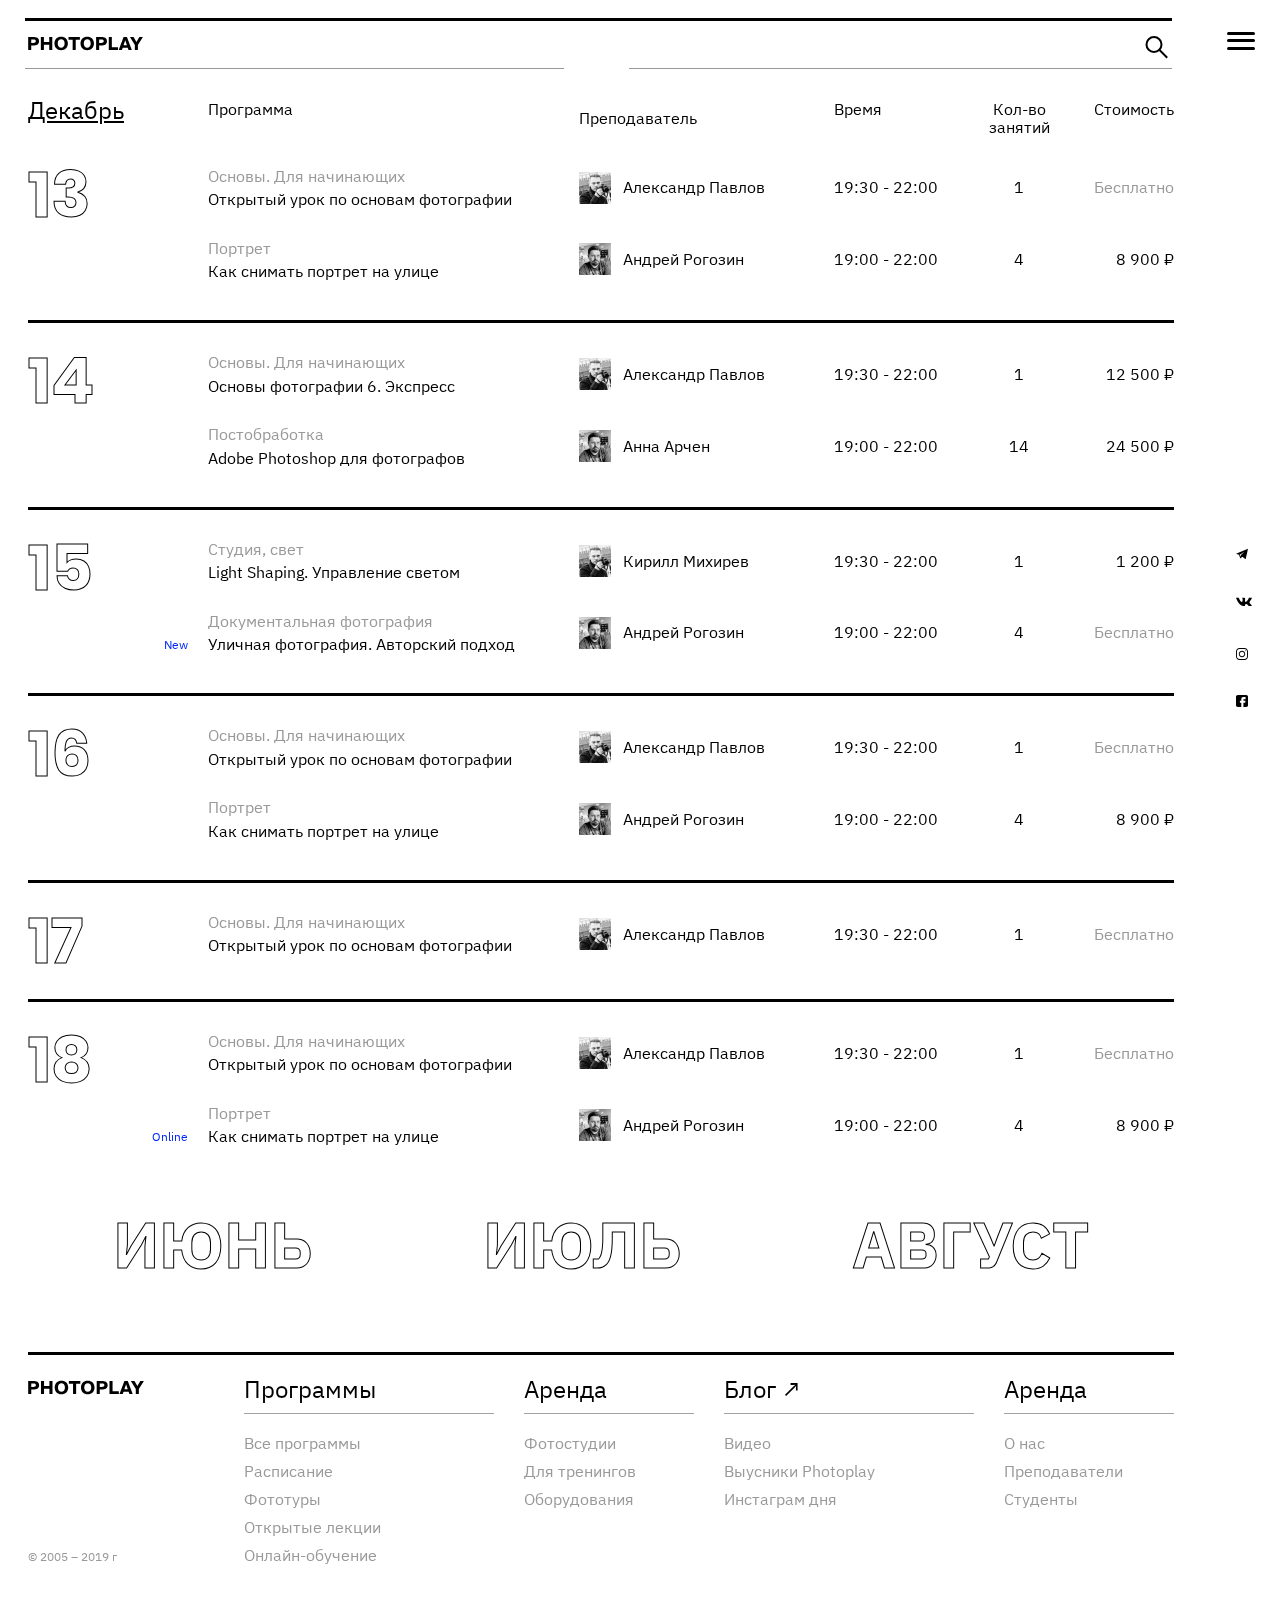
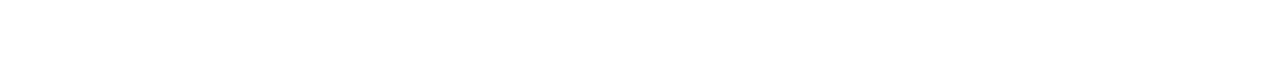
<file: timetable.html>
<!DOCTYPE html>
<html lang="ru">
<head><title>Photoplay</title>
    <meta charset="utf-8">
    <meta name="viewport" content="width=device-width, initial-scale=1">

    <link rel="icon" href="img/favicon.ico" type="image/x-icon">
    <meta name="description" content="Photoplay">
    <link rel="stylesheet" href="css/libs.css">
    <link rel="stylesheet" href="css/slick.css">
    <link rel="stylesheet" href="css/jquery.mCustomScrollbar.css">
    <link rel="stylesheet" href="css/main.css">
</head>
<body class="page">
<div class="page__wrapper">
    <svg>
        <symbol id="small-arrow">
            <path class="st0123123" fill="currentColor" fill-rule="evenodd"
                  d="M47.7,11.7l-23.9-1.6l-4.5,4.5L40.4,16L7.3,49.1l3,3L43.4,19L44.8,40l4.5-4.5L47.7,11.7z"></path>
        </symbol>
        <symbol id="svg-vk">
            <path d="M14.3044 3.76501C15.9601 1.52356 15.5929 1.48157 16 0.78125H12.8273C12.8273 0.78125 12.6018 1.56409 12.533 1.70422C11.9236 2.9436 10.5568 4.80322 9.7301 4.99329C8.91614 5.18054 9.02417 3.25696 9.07434 2.42371C9.12158 1.65137 9.11353 1.3811 9.09082 1.24768C9.05762 1.05273 8.89404 0.910522 8.69775 0.885742C8.29309 0.834473 7.55884 0.761963 6.73657 0.800049L6.00098 0.824463C6.29102 1.47327 6.48694 1.27441 6.59375 2.02502C6.71436 2.90381 6.66687 5.04211 5.80139 5.04211C4.41394 5.04211 2.85657 0.875122 2.80701 0.78125H0L0.256836 1.42395C2.32678 6.60583 4.91565 9.00586 8.45776 9.20544L8.9187 9.21875L8.95166 8.77112C9.00146 8.07983 9.34827 7.08472 9.96338 7.08472C10.8722 7.08472 11.1348 7.34937 11.7341 8.08997C12.3104 8.80005 12.7075 9.21875 13.6375 9.21875H16L15.6631 8.54126C15.137 7.48499 14.0817 6.57947 13.6696 6.0542C13.5203 5.85645 13.3733 5.54382 13.5254 5.16565C13.6498 4.8363 14.0201 4.14941 14.3044 3.76501Z"
                  fill="currentColor"></path>
        </symbol>
        <symbol id="svg-fb">
            <path d="M10.2422 0H1.75781C0.788635 0 0 0.788635 0 1.75781V10.2422C0 11.2114 0.788635 12 1.75781 12H5.29688V7.75781H3.89062V5.64844H5.29688V4.21875C5.29688 3.05557 6.24307 2.10938 7.40625 2.10938H9.53906V4.21875H7.40625V5.64844H9.53906L9.1875 7.75781H7.40625V12H10.2422C11.2114 12 12 11.2114 12 10.2422V1.75781C12 0.788635 11.2114 0 10.2422 0Z"
                  fill="currentColor"></path>
        </symbol>
        <symbol id="svg-tg">
            <path d="M2.88739 6.83762L4.37988 10.5686L6.32291 8.62555L9.65433 11.2734L12 0.726562L0 5.72498L2.88739 6.83762ZM8.57098 3.75256L4.89798 7.10275L4.44049 8.82697L3.59537 6.71375L8.57098 3.75256Z"
                  fill="currentColor"></path>
        </symbol>
        <symbol id="svg-inst">
            <path d="M8.51421 0H3.48581C1.56373 0 0 1.56373 0 3.48581V8.51419C0 10.4363 1.56373 12 3.48581 12H8.51419C10.4363 12 12 10.4363 12 8.51421V3.48581C12 1.56373 10.4363 0 8.51421 0ZM11.0625 8.51419C11.0625 9.91934 9.91934 11.0625 8.51421 11.0625H3.48581C2.08066 11.0625 0.9375 9.91934 0.9375 8.51421V3.48581C0.9375 2.08066 2.08066 0.9375 3.48581 0.9375H8.51419C9.91934 0.9375 11.0625 2.08066 11.0625 3.48581V8.51419Z"
                  fill="currentColor"></path>
            <path d="M6 2.76562C4.21655 2.76562 2.76562 4.21655 2.76562 6C2.76562 7.78345 4.21655 9.23438 6 9.23438C7.78345 9.23438 9.23438 7.78345 9.23438 6C9.23438 4.21655 7.78345 2.76562 6 2.76562ZM6 8.29688C4.73351 8.29688 3.70312 7.26649 3.70312 6C3.70312 4.73351 4.73351 3.70312 6 3.70312C7.26649 3.70312 8.29688 4.73351 8.29688 6C8.29688 7.26649 7.26649 8.29688 6 8.29688Z"
                  fill="currentColor"></path>
            <path d="M9.28125 3.1875C9.54013 3.1875 9.75 2.97763 9.75 2.71875C9.75 2.45987 9.54013 2.25 9.28125 2.25C9.02237 2.25 8.8125 2.45987 8.8125 2.71875C8.8125 2.97763 9.02237 3.1875 9.28125 3.1875Z"
                  fill="currentColor"></path>
        </symbol>
		
    </svg>
    <header class="fixed only-fixed">
        <div class="header__menu-button"><a class="menu-trigger type7" href="#"><span></span><span></span><span></span></a>
        </div>
        <div class="header">
            <div class="header__inner">
                <div class="header__top">
                    <div class="header__top-left">
                        <a href="#">
                            <svg width="116" height="15" viewBox="0 0 116 15" fill="none"
                                 xmlns="http://www.w3.org/2000/svg">
                                <path d="M0.187988 0.949887V13.9999H3.26599V9.48189H5.20999C8.59399 9.48189 11.132 8.63589 11.132 5.19789C11.132 1.77789 8.59399 0.949887 5.20999 0.949887H0.187988ZM5.29999 3.54189C6.73999 3.54189 7.87399 3.82989 7.87399 5.19789C7.87399 6.56589 6.73999 6.88989 5.29999 6.88989H3.26599V3.54189H5.29999Z"
                                      fill="white"></path>
                                <path d="M21.4116 0.949887V5.93589H16.0476V0.949887H12.9696V13.9999H16.0476V8.65389H21.4116V13.9999H24.4896V0.949887H21.4116Z"
                                      fill="white"></path>
                                <path d="M29.9399 7.48389C29.9399 4.71189 31.5239 3.27189 33.4499 3.27189C35.3759 3.27189 36.9599 4.71189 36.9599 7.48389C36.9599 10.2559 35.3759 11.6959 33.4499 11.6959C31.5239 11.6959 29.9399 10.2559 29.9399 7.48389ZM40.2179 7.48389C40.2179 3.41589 37.4459 0.733887 33.4499 0.733887C29.4359 0.733887 26.6819 3.41589 26.6819 7.48389C26.6819 11.5519 29.4359 14.2339 33.4499 14.2339C37.4459 14.2339 40.2179 11.5519 40.2179 7.48389Z"
                                      fill="white"></path>
                                <path d="M45.0386 13.9999H48.1346V3.64989H52.3286V0.949887H40.8626V3.64989H45.0386V13.9999Z"
                                      fill="white"></path>
                                <path d="M56.2415 7.48389C56.2415 4.71189 57.8255 3.27189 59.7515 3.27189C61.6775 3.27189 63.2615 4.71189 63.2615 7.48389C63.2615 10.2559 61.6775 11.6959 59.7515 11.6959C57.8255 11.6959 56.2415 10.2559 56.2415 7.48389ZM66.5195 7.48389C66.5195 3.41589 63.7475 0.733887 59.7515 0.733887C55.7375 0.733887 52.9835 3.41589 52.9835 7.48389C52.9835 11.5519 55.7375 14.2339 59.7515 14.2339C63.7475 14.2339 66.5195 11.5519 66.5195 7.48389Z"
                                      fill="white"></path>
                                <path d="M68.7017 0.949887V13.9999H71.7797V9.48189H73.7237C77.1077 9.48189 79.6457 8.63589 79.6457 5.19789C79.6457 1.77789 77.1077 0.949887 73.7237 0.949887H68.7017ZM73.8137 3.54189C75.2537 3.54189 76.3877 3.82989 76.3877 5.19789C76.3877 6.56589 75.2537 6.88989 73.8137 6.88989H71.7797V3.54189H73.8137Z"
                                      fill="white"></path>
                                <path d="M84.5613 0.949887H81.4833V13.9999H90.8253V11.2819H84.5613V0.949887Z"
                                      fill="white"></path>
                                <path d="M91.4928 13.9999H94.7688L95.5428 11.6779H100.583L101.375 13.9999H104.723L99.7908 0.949887H96.4068L91.4928 13.9999ZM98.0808 4.20789L99.7548 9.17589H96.3888L98.0808 4.20789Z"
                                      fill="white"></path>
                                <path d="M102.864 0.949887L107.778 8.92389V13.9999H110.856V8.95989L115.896 0.949887H112.332L109.38 5.95389L106.464 0.949887H102.864Z"
                                      fill="white"></path>
                            </svg>
                        </a>

                    </div>
                    <div class="header__top-right"><a href="#">
                        <svg width="23" height="23" viewBox="0 0 23 23" fill="none" xmlns="http://www.w3.org/2000/svg">
                            <path d="M14.0151 14.0151L21 21" stroke="white" stroke-width="2"
                                  stroke-linecap="square"></path>
                            <path d="M8.5 16C12.6421 16 16 12.6421 16 8.5C16 4.35786 12.6421 1 8.5 1C4.35786 1 1 4.35786 1 8.5C1 12.6421 4.35786 16 8.5 16Z"
                                  stroke="white" stroke-width="2" stroke-linecap="square"></path>
                        </svg>
                    </a></div>
                </div>

            </div>
            <div class="header__menu">
                <div class="header__top header__top--menu">
                    <div class="header__top-left">
                        <svg width="116" height="15" viewBox="0 0 116 15" fill="none"
                             xmlns="http://www.w3.org/2000/svg">
                            <path d="M0.187988 0.949887V13.9999H3.26599V9.48189H5.20999C8.59399 9.48189 11.132 8.63589 11.132 5.19789C11.132 1.77789 8.59399 0.949887 5.20999 0.949887H0.187988ZM5.29999 3.54189C6.73999 3.54189 7.87399 3.82989 7.87399 5.19789C7.87399 6.56589 6.73999 6.88989 5.29999 6.88989H3.26599V3.54189H5.29999Z"
                                  fill="white"></path>
                            <path d="M21.4116 0.949887V5.93589H16.0476V0.949887H12.9696V13.9999H16.0476V8.65389H21.4116V13.9999H24.4896V0.949887H21.4116Z"
                                  fill="white"></path>
                            <path d="M29.9399 7.48389C29.9399 4.71189 31.5239 3.27189 33.4499 3.27189C35.3759 3.27189 36.9599 4.71189 36.9599 7.48389C36.9599 10.2559 35.3759 11.6959 33.4499 11.6959C31.5239 11.6959 29.9399 10.2559 29.9399 7.48389ZM40.2179 7.48389C40.2179 3.41589 37.4459 0.733887 33.4499 0.733887C29.4359 0.733887 26.6819 3.41589 26.6819 7.48389C26.6819 11.5519 29.4359 14.2339 33.4499 14.2339C37.4459 14.2339 40.2179 11.5519 40.2179 7.48389Z"
                                  fill="white"></path>
                            <path d="M45.0386 13.9999H48.1346V3.64989H52.3286V0.949887H40.8626V3.64989H45.0386V13.9999Z"
                                  fill="white"></path>
                            <path d="M56.2415 7.48389C56.2415 4.71189 57.8255 3.27189 59.7515 3.27189C61.6775 3.27189 63.2615 4.71189 63.2615 7.48389C63.2615 10.2559 61.6775 11.6959 59.7515 11.6959C57.8255 11.6959 56.2415 10.2559 56.2415 7.48389ZM66.5195 7.48389C66.5195 3.41589 63.7475 0.733887 59.7515 0.733887C55.7375 0.733887 52.9835 3.41589 52.9835 7.48389C52.9835 11.5519 55.7375 14.2339 59.7515 14.2339C63.7475 14.2339 66.5195 11.5519 66.5195 7.48389Z"
                                  fill="white"></path>
                            <path d="M68.7017 0.949887V13.9999H71.7797V9.48189H73.7237C77.1077 9.48189 79.6457 8.63589 79.6457 5.19789C79.6457 1.77789 77.1077 0.949887 73.7237 0.949887H68.7017ZM73.8137 3.54189C75.2537 3.54189 76.3877 3.82989 76.3877 5.19789C76.3877 6.56589 75.2537 6.88989 73.8137 6.88989H71.7797V3.54189H73.8137Z"
                                  fill="white"></path>
                            <path d="M84.5613 0.949887H81.4833V13.9999H90.8253V11.2819H84.5613V0.949887Z"
                                  fill="white"></path>
                            <path d="M91.4928 13.9999H94.7688L95.5428 11.6779H100.583L101.375 13.9999H104.723L99.7908 0.949887H96.4068L91.4928 13.9999ZM98.0808 4.20789L99.7548 9.17589H96.3888L98.0808 4.20789Z"
                                  fill="white"></path>
                            <path d="M102.864 0.949887L107.778 8.92389V13.9999H110.856V8.95989L115.896 0.949887H112.332L109.38 5.95389L106.464 0.949887H102.864Z"
                                  fill="white"></path>
                        </svg>
                    </div>
                    <div class="header__top-right"><a href="#">
                        <svg width="23" height="23" viewBox="0 0 23 23" fill="none" xmlns="http://www.w3.org/2000/svg">
                            <path d="M14.0151 14.0151L21 21" stroke="white" stroke-width="2"
                                  stroke-linecap="square"></path>
                            <path d="M8.5 16C12.6421 16 16 12.6421 16 8.5C16 4.35786 12.6421 1 8.5 1C4.35786 1 1 4.35786 1 8.5C1 12.6421 4.35786 16 8.5 16Z"
                                  stroke="white" stroke-width="2" stroke-linecap="square"></path>
                        </svg>
                    </a></div>
                </div>
                <a class="header__menu-lk" href="#">+ &nbsp; Личный кабинет</a><a class="header__menu-phone"
                                                                                  href="tel:+74951234564">+7 (495) 123
                45 64</a>
                <div class="header__menu-inner">
                    <div class="header__menu-list-wrap"><a class="header__menu-title" href="#">Школа</a>
                        <div class="header__menu-list">
                            <div class="header__menu-item"><a class="header__menu-link" href="#">Программы</a></div>
                            <div class="header__menu-item"><a class="header__menu-link" href="#">Расписание</a></div>
                            <div class="header__menu-item"><a class="header__menu-link" href="#">Фототуры</a></div>
                            <div class="header__menu-item"><a class="header__menu-link" href="#">Онлайн-обучение</a>
                            </div>
                            <div class="header__menu-item"><a class="header__menu-link" href="#">О школе</a></div>
                            <div class="header__menu-item"><a class="header__menu-link" href="#">Преподаватели</a></div>
                            <div class="header__menu-item"><a class="header__menu-link" href="#">Работы студентов</a>
                            </div>
                        </div>
                    </div>
                    <div class="header__menu-list-wrap"><a class="header__menu-title" href="#">Контакты</a>
                        <div class="header__menu-contacts">107078, Москва,</div>
                        <div class="header__menu-contacts">Каланчевская улица,</div>
                        <div class="header__menu-contacts">дом 17 с.1, 6-й этаж</div>
                        <div class="header__menu-contacts"><a href="tel:7(495)1234564">+7 (495) 123 45 64</a></div>
                    </div>
                    <div class="header__menu-list-wrap"><a class="header__menu-title" href="#">Аренда</a>
                        <div class="header__menu-list">
                            <div class="header__menu-item"><a class="header__menu-link" href="#">Для съемок</a></div>
                            <div class="header__menu-item"><a class="header__menu-link" href="#">Для тренингов</a></div>
                        </div>
                    </div>
                    <div class="header__menu-list-wrap"><a class="header__menu-title" href="#">Блог</a>
                        <div class="header__menu-list">
                            <div class="header__menu-item"><a class="header__menu-link" href="#">Видео</a></div>
                            <div class="header__menu-item"><a class="header__menu-link" href="#">Выусники Photoplay</a>
                            </div>
                            <div class="header__menu-item"><a class="header__menu-link" href="#">Инстаграм дня</a></div>
                        </div>
                    </div>
                    <div class="header__menu-list-wrap header__menu-list-wrap--social">
                        <div class="header__social">
                            <div class="header__social-list"><a class="header__social-link header__social-link--tg"
                                                                href="#">
                                <svg class="svg-icon" version="1.1" x="0px" y="0px" viewBox="0 0 12 11" xml:space="preserve"><use xlink:href="#svg-tg"></use></svg>
                            </a><a class="header__social-link header__social-link--vk" href="#">
                                <svg class="svg-icon" version="1.1" x="0px" y="0px" viewBox="0 0 16 9" xml:space="preserve"><use xlink:href="#svg-vk"></use></svg>
                            </a><a class="header__social-link header__social-link--inst" href="#">
                                <svg class="svg-icon" version="1.1" x="0px" y="0px" viewBox="0 0 12 12" xml:space="preserve"><use xlink:href="#svg-inst"></use></svg>
                            </a><a class="header__social-link header__social-link--fb" href="#">
                                <svg class="svg-icon" version="1.1" x="0px" y="0px" viewBox="0 0 12 12" xml:space="preserve"><use xlink:href="#svg-fb"></use></svg>
                            </a></div>
                        </div>
                    </div>
                </div>
            </div>
            <div class="header__social">
                <div class="header__social-list"><a class="header__social-link header__social-link--tg" href="#">
                    <svg class="svg-icon" version="1.1" x="0px" y="0px" viewBox="0 0 12 11" xml:space="preserve"><use xlink:href="#svg-tg"></use></svg>
                </a><a class="header__social-link header__social-link--vk" href="#">
                    <svg class="svg-icon" version="1.1" x="0px" y="0px" viewBox="0 0 16 9" xml:space="preserve"><use xlink:href="#svg-vk"></use></svg>
                </a><a class="header__social-link header__social-link--inst" href="#">
                    <svg class="svg-icon" version="1.1" x="0px" y="0px" viewBox="0 0 12 12" xml:space="preserve"><use xlink:href="#svg-inst"></use></svg>
                </a><a class="header__social-link header__social-link--fb" href="#">
                    <svg class="svg-icon" version="1.1" x="0px" y="0px" viewBox="0 0 12 12" xml:space="preserve"><use xlink:href="#svg-fb"></use></svg>
                </a></div>
            </div>
        </div>
    </header>
    <main class="page__content"><!-- Content-->
        <div class="main-wrap">
		

            <div class="container timetable">
                <div class="row">
                    <div class="col-md-12">
                        <div class="timetable__top">
                            <div class="timetable__month">
                                <a href="javascript:void(0)" class="timetable__month-main">
                                    Декабрь
                                </a>
                                <div class="timetable__month-other">
                                    <a href="#">Июнь</a>
                                    <a href="#">Июль</a>
                                    <a href="#">Август</a>
                                    <a href="#">Сентябрь</a>
                                    <a href="#">Октябрь</a>
                                </div>
                            </div>
                            <div class="timetable__program">
                                Программа
                            </div>
                            <div class="timetable__teacher">
                                Преподаватель
                            </div>
                            <div class="timetable__time">
                                Время
                            </div>
                            <div class="timetable__occupation">
                                Кол-во занятий
                            </div>
                            <div class="timetable__price">
                                Стоимость
                            </div>
                        </div>
                        <div class="timetable__body">
                            <div class="timetable__body-item">
                                <div class="timetable__day">
                                    13
                                </div>
                                <div class="timetable__day-items">
                                    <a href="#" class="timetable__day-item">
                                        <div class="timetable__program">
                                            <div class="timetable__program-name">
                                                Основы. Для начинающих
                                            </div>
                                            <div class="timetable__program-desc">
                                                Открытый урок по основам фотографии
                                            </div>
                                        </div>
                                        <div class="timetable__teacher">
                                            <img src="img/t1.png" alt="">
                                            Александр Павлов
                                        </div>
                                        <div class="timetable__time">
                                            19:30 - 22:00
                                        </div>
                                        <div class="timetable__occupation">
                                            1
                                        </div>
                                        <div class="timetable__price timetable__price--gray">
                                            Бесплатно
                                        </div>
                                    </a>
                                    <a href="#" class="timetable__day-item">
                                        <div class="timetable__program">
                                            <div class="timetable__program-name">
                                                Портрет
                                            </div>
                                            <div class="timetable__program-desc">
                                                Как снимать портрет на улице
                                            </div>
                                        </div>
                                        <div class="timetable__teacher">
                                            <img src="img/t2.png" alt="">
                                            Андрей Рогозин
                                        </div>
                                        <div class="timetable__time">
                                            19:00 - 22:00
                                        </div>
                                        <div class="timetable__occupation">
                                            4
                                        </div>
                                        <div class="timetable__price">
                                            8 900 ₽
                                        </div>
                                    </a>
                                </div>
                            </div>
                            <div class="timetable__body-item">
                                <div class="timetable__day">
                                    14
                                </div>
                                <div class="timetable__day-items">
                                    <a href="#" class="timetable__day-item">
                                        <div class="timetable__program">
                                            <div class="timetable__program-name">
                                                Основы. Для начинающих
                                            </div>
                                            <div class="timetable__program-desc">
                                                Основы фотографии 6. Экспресс
                                            </div>
                                        </div>
                                        <div class="timetable__teacher">
                                            <img src="img/t1.png" alt="">
                                            Александр Павлов
                                        </div>
                                        <div class="timetable__time">
                                            19:30 - 22:00
                                        </div>
                                        <div class="timetable__occupation">
                                            1
                                        </div>
                                        <div class="timetable__price">
                                            12 500 ₽
                                        </div>
                                    </a>
                                    <a href="#" class="timetable__day-item">
                                        <div class="timetable__program">
                                            <div class="timetable__program-name">
                                                Постобработка
                                            </div>
                                            <div class="timetable__program-desc">
                                                Adobe Photoshop для фотографов
                                            </div>
                                        </div>
                                        <div class="timetable__teacher">
                                            <img src="img/t2.png" alt="">
                                            Анна Арчен
                                        </div>
                                        <div class="timetable__time">
                                            19:00 - 22:00
                                        </div>
                                        <div class="timetable__occupation">
                                            14
                                        </div>
                                        <div class="timetable__price">
                                            24 500 ₽
                                        </div>
                                    </a>
                                </div>
                            </div>
                            <div class="timetable__body-item">
                                <div class="timetable__day">
                                    15
                                </div>
                                <div class="timetable__day-items">
                                    <a href="#" class="timetable__day-item">
                                        <div class="timetable__program">
                                            <div class="timetable__program-name">
                                                Студия, свет
                                            </div>
                                            <div class="timetable__program-desc">
                                                Light Shaping. Управление светом
                                            </div>
                                        </div>
                                        <div class="timetable__teacher">
                                            <img src="img/t1.png" alt="">
                                            Кирилл Михирев
                                        </div>
                                        <div class="timetable__time">
                                            19:30 - 22:00
                                        </div>
                                        <div class="timetable__occupation">
                                            1
                                        </div>
                                        <div class="timetable__price">
                                            1 200 ₽
                                        </div>
                                    </a>
                                    <a href="#" class="timetable__day-item">
                                        <div class="timetable__program">
                                            <div class="timetable__program-name">
                                                Документальная фотография
                                            </div>
                                            <div class="timetable__program-desc">
                                                <div class="timetable__program-desc_capt">
                                                    New
                                                </div>
                                                Уличная фотография. Авторский подход
                                            </div>
                                        </div>
                                        <div class="timetable__teacher">
                                            <img src="img/t2.png" alt="">
                                            Андрей Рогозин
                                        </div>
                                        <div class="timetable__time">
                                            19:00 - 22:00
                                        </div>
                                        <div class="timetable__occupation">
                                            4
                                        </div>
                                        <div class="timetable__price timetable__price--gray">
                                            Бесплатно
                                        </div>
                                    </a>
                                </div>
                            </div>
                            <div class="timetable__body-item">
                                <div class="timetable__day">
                                    16
                                </div>
                                <div class="timetable__day-items">
                                    <a href="#" class="timetable__day-item">
                                        <div class="timetable__program">
                                            <div class="timetable__program-name">
                                                Основы. Для начинающих
                                            </div>
                                            <div class="timetable__program-desc">
                                                Открытый урок по основам фотографии
                                            </div>
                                        </div>
                                        <div class="timetable__teacher">
                                            <img src="img/t1.png" alt="">
                                            Александр Павлов
                                        </div>
                                        <div class="timetable__time">
                                            19:30 - 22:00
                                        </div>
                                        <div class="timetable__occupation">
                                            1
                                        </div>
                                        <div class="timetable__price timetable__price--gray">
                                            Бесплатно
                                        </div>
                                    </a>
                                    <a href="#" class="timetable__day-item">
                                        <div class="timetable__program">
                                            <div class="timetable__program-name">
                                                Портрет
                                            </div>
                                            <div class="timetable__program-desc">
                                                Как снимать портрет на улице
                                            </div>
                                        </div>
                                        <div class="timetable__teacher">
                                            <img src="img/t2.png" alt="">
                                            Андрей Рогозин
                                        </div>
                                        <div class="timetable__time">
                                            19:00 - 22:00
                                        </div>
                                        <div class="timetable__occupation">
                                            4
                                        </div>
                                        <div class="timetable__price">
                                            8 900 ₽
                                        </div>
                                    </a>
                                </div>
                            </div>
                            <div class="timetable__body-item">
                                <div class="timetable__day">
                                    17
                                </div>
                                <div class="timetable__day-items">
                                    <a href="#" class="timetable__day-item">
                                        <div class="timetable__program">
                                            <div class="timetable__program-name">
                                                Основы. Для начинающих
                                            </div>
                                            <div class="timetable__program-desc">
                                                Открытый урок по основам фотографии
                                            </div>
                                        </div>
                                        <div class="timetable__teacher">
                                            <img src="img/t1.png" alt="">
                                            Александр Павлов
                                        </div>
                                        <div class="timetable__time">
                                            19:30 - 22:00
                                        </div>
                                        <div class="timetable__occupation">
                                            1
                                        </div>
                                        <div class="timetable__price timetable__price--gray">
                                            Бесплатно
                                        </div>
                                    </a>
                                </div>
                            </div>
                            <div class="timetable__body-item">
                                <div class="timetable__day">
                                    18
                                </div>
                                <div class="timetable__day-items">
                                    <a href="#" class="timetable__day-item">
                                        <div class="timetable__program">
                                            <div class="timetable__program-name">
                                                Основы. Для начинающих
                                            </div>
                                            <div class="timetable__program-desc">
                                                Открытый урок по основам фотографии
                                            </div>
                                        </div>
                                        <div class="timetable__teacher">
                                            <img src="img/t1.png" alt="">
                                            Александр Павлов
                                        </div>
                                        <div class="timetable__time">
                                            19:30 - 22:00
                                        </div>
                                        <div class="timetable__occupation">
                                            1
                                        </div>
                                        <div class="timetable__price timetable__price--gray">
                                            Бесплатно
                                        </div>
                                    </a>
                                    <a href="#" class="timetable__day-item">
                                        <div class="timetable__program">
                                            <div class="timetable__program-name">
                                                Портрет
                                            </div>
                                            <div class="timetable__program-desc">
                                                <div class="timetable__program-desc_capt">
                                                    Online
                                                </div>
                                                Как снимать портрет на улице
                                            </div>
                                        </div>
                                        <div class="timetable__teacher">
                                            <img src="img/t2.png" alt="">
                                            Андрей Рогозин
                                        </div>
                                        <div class="timetable__time">
                                            19:00 - 22:00
                                        </div>
                                        <div class="timetable__occupation">
                                            4
                                        </div>
                                        <div class="timetable__price">
                                            8 900 ₽
                                        </div>
                                    </a>
                                </div>
                            </div>

                        </div>
                        <div class="timetable__footer">
                            <div class="timetable__bottom-wrap">
                                <a href="#" class="timetable__bottom-month">
                                    ИЮНЬ
                                </a>
                                <a href="#" class="timetable__bottom-month">
                                    ИЮЛЬ
                                </a>
                                <a href="#" class="timetable__bottom-month">
                                    АВГУСТ
                                </a>
                            </div>
                        </div>
                    </div>
                </div>
            </div>
        </div>
    </main><!-- Footer-->
    <footer>
        <div class="container footer">
            <div class="row">
                <div class="col-md-12">
                    <div class="footer__inner">
                        <div class="footer__logo"><a href="#"><img src="img/svg/logo-black.svg" alt="logo"></a>
                            <div class="footer__logo-copyright">© 2005 – 2019 г</div>
                        </div>
                        <div class="footer__right">
                            <div class="footer__list-wrap">
                                <div class="footer__list-title">Программы</div>
                                <div class="footer__list">
                                    <div class="footer__list-item"><a class="footer__list-link" href="#">Все
                                        программы</a></div>
                                    <div class="footer__list-item"><a class="footer__list-link" href="#">Расписание</a>
                                    </div>
                                    <div class="footer__list-item"><a class="footer__list-link" href="#">Фототуры</a>
                                    </div>
                                    <div class="footer__list-item"><a class="footer__list-link" href="#">Открытые
                                        лекции</a></div>
                                    <div class="footer__list-item"><a class="footer__list-link"
                                                                      href="#">Онлайн-обучение</a></div>
                                </div>
                            </div>
                            <div class="footer__list-wrap">
                                <div class="footer__list-title">Аренда</div>
                                <div class="footer__list">
                                    <div class="footer__list-item"><a class="footer__list-link" href="#">Фотостудии</a>
                                    </div>
                                    <div class="footer__list-item"><a class="footer__list-link" href="#">Для
                                        тренингов</a></div>
                                    <div class="footer__list-item"><a class="footer__list-link"
                                                                      href="#">Оборудования</a></div>
                                </div>
                            </div>
                            <div class="footer__list-wrap">
                                <div class="footer__list-title">Блог ↗</div>
                                <div class="footer__list">
                                    <div class="footer__list-item"><a class="footer__list-link" href="#">Видео</a></div>
                                    <div class="footer__list-item"><a class="footer__list-link" href="#">Выусники
                                        Photoplay</a></div>
                                    <div class="footer__list-item"><a class="footer__list-link" href="#">Инстаграм
                                        дня</a></div>
                                </div>
                            </div>
                            <div class="footer__list-wrap">
                                <div class="footer__list-title">Аренда</div>
                                <div class="footer__list">
                                    <div class="footer__list-item"><a class="footer__list-link" href="#">О нас</a></div>
                                    <div class="footer__list-item"><a class="footer__list-link"
                                                                      href="#">Преподаватели</a></div>
                                    <div class="footer__list-item"><a class="footer__list-link" href="#">Студенты</a>
                                    </div>
                                </div>
                            </div>
                        </div>
                    </div>
                </div>
            </div>
        </div>
    </footer>
    <div class="popup-search">
        <div class="popup-search__inner">
            <div class="popup-search__form"><a class="popup-search__btn" href="#">
                <svg width="23" height="23" viewBox="0 0 23 23" fill="none" xmlns="http://www.w3.org/2000/svg">
                    <path d="M14.0151 14.0151L21 21" stroke="white" stroke-width="2" stroke-linecap="square"></path>
                    <path d="M8.5 16C12.6421 16 16 12.6421 16 8.5C16 4.35786 12.6421 1 8.5 1C4.35786 1 1 4.35786 1 8.5C1 12.6421 4.35786 16 8.5 16Z"
                          stroke="white" stroke-width="2" stroke-linecap="square"></path>
                </svg>
            </a><input class="popup-search__input" placeholder="Что будем искать?"><a class="popup-search__close">
                <svg width="16" height="16" viewBox="0 0 16 16" fill="none" xmlns="http://www.w3.org/2000/svg">
                    <path d="M0 16L6.57204 7.93799L0.275269 0H3.50968L8.0172 5.95349H8.12043L12.8 0H15.8624L9.6 7.75194L16 16H12.7656L8.15484 9.73643H8.05161L3.06237 16H0Z"
                          fill="black"></path>
                </svg>
            </a></div>
            <div class="popup-search__result"></div>
        </div>
    </div>
</div>
<script src="js/jquery-3.4.1.min.js"></script>
<script src="js/blazy.min.js"></script>
<script src="js/jquery.mCustomScrollbar.concat.min.js"></script>
<script src="js/slick.min.js"></script>
<script src="js/index.js"></script>
</body>
</html>
</file>
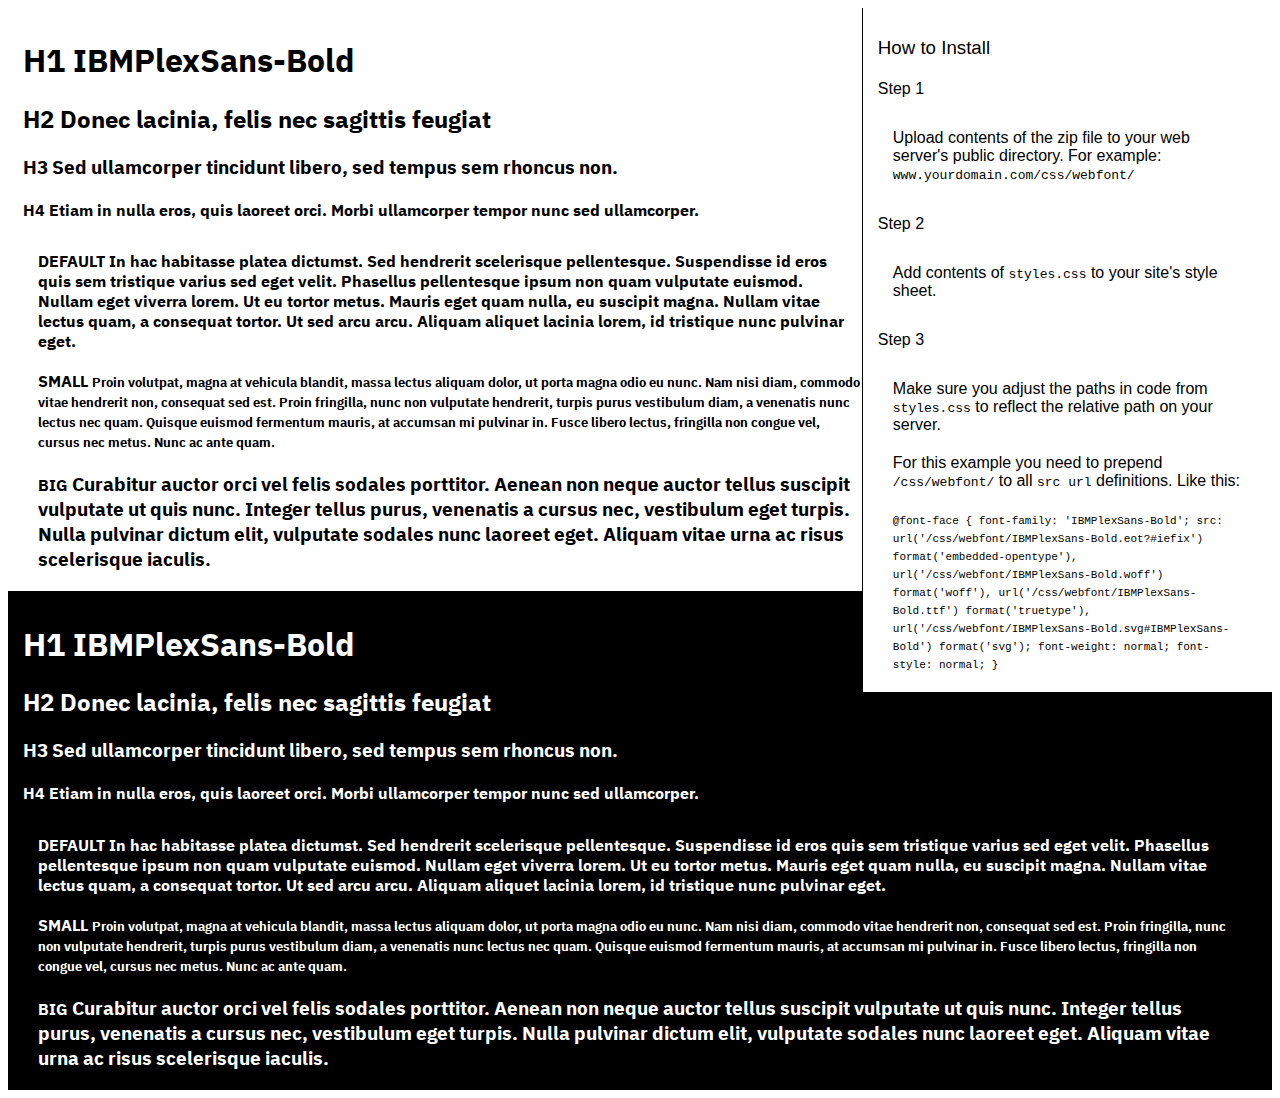
<file: fonts/IBMPlexSans-Bold/preview.html>
<!DOCTYPE html>
<html>
<head>
<title>
IBMPlexSans-Bold
 - Web font preview
</title>
<style type='text/css'>

@font-face {
  font-family: 'IBMPlexSans-Bold';
  src: url('IBMPlexSans-Bold.eot?#iefix') format('embedded-opentype'),  url('IBMPlexSans-Bold.woff') format('woff'), url('IBMPlexSans-Bold.ttf')  format('truetype'), url('IBMPlexSans-Bold.svg#IBMPlexSans-Bold') format('svg');
  font-weight: normal;
  font-style: normal;
}

body { font-family: 'IBMPlexSans-Bold' !important; }
h1, h2, h3, h4 { font-weight: normal; }
.reg { color:black; background:white; }
.inverse { color:white; background:black; }
div { padding: 10px 15px; }
.right { background:white; width:30%; float: right; font-family: sans-serif; border: 1px solid black; border-width: 0 0 1px 1px;}
</style>
</head>
<body>
<div class='right'>
<h3>How to Install</h3>
<h4>Step 1</h4>
<div>
Upload contents of the zip file to your web server's public directory. For example:
<code>www.yourdomain.com/css/webfont/</code>
</div>
<h4>Step 2</h4>
<div>
Add contents of
<code>styles.css</code>
to your site's style sheet.
</div>
<h4>Step 3</h4>
<div>
Make sure you adjust the paths in code from
<code>styles.css</code>
to reflect the relative path on your server.
</div>
<div>
For this example you need to prepend
<code>/css/webfont/</code>
to all
<code>src url</code>
definitions. Like this:
</div>
<div>
<code style='font-size:11px;'>@font-face {
  font-family: 'IBMPlexSans-Bold';
  src: url('/css/webfont/IBMPlexSans-Bold.eot?#iefix') format('embedded-opentype'),  url('/css/webfont/IBMPlexSans-Bold.woff') format('woff'), url('/css/webfont/IBMPlexSans-Bold.ttf')  format('truetype'), url('/css/webfont/IBMPlexSans-Bold.svg#IBMPlexSans-Bold') format('svg');
  font-weight: normal;
  font-style: normal;
}</code>
</div>
</div>
<div class='reg'>
<h1>
H1
IBMPlexSans-Bold
</h1>
<h2>
H2
Donec lacinia, felis nec sagittis feugiat
</h2>
<h3>
H3
Sed ullamcorper tincidunt libero, sed tempus sem rhoncus non.
</h3>
<h4>
H4
Etiam in nulla eros, quis laoreet orci. Morbi ullamcorper tempor nunc sed ullamcorper.
</h4>
<div>
DEFAULT
In hac habitasse platea dictumst. Sed hendrerit scelerisque pellentesque. Suspendisse id eros quis sem tristique varius sed eget velit. Phasellus pellentesque ipsum non quam vulputate euismod. Nullam eget viverra lorem. Ut eu tortor metus. Mauris eget quam nulla, eu suscipit magna. Nullam vitae lectus quam, a consequat tortor. Ut sed arcu arcu. Aliquam aliquet lacinia lorem, id tristique nunc pulvinar eget.
</div>
<div>
SMALL
<small>
Proin volutpat, magna at vehicula blandit, massa lectus aliquam dolor, ut porta magna odio eu nunc. Nam nisi diam, commodo vitae hendrerit non, consequat sed est. Proin fringilla, nunc non vulputate hendrerit, turpis purus vestibulum diam, a venenatis nunc lectus nec quam. Quisque euismod fermentum mauris, at accumsan mi pulvinar in. Fusce libero lectus, fringilla non congue vel, cursus nec metus. Nunc ac ante quam.
</small>
</div>
<div>
BIG
<big>
Curabitur auctor orci vel felis sodales porttitor. Aenean non neque auctor tellus suscipit vulputate ut quis nunc. Integer tellus purus, venenatis a cursus nec, vestibulum eget turpis. Nulla pulvinar dictum elit, vulputate sodales nunc laoreet eget. Aliquam vitae urna ac risus scelerisque iaculis.
</big>
</div>

</div>
<div class='inverse'>
<h1>
H1
IBMPlexSans-Bold
</h1>
<h2>
H2
Donec lacinia, felis nec sagittis feugiat
</h2>
<h3>
H3
Sed ullamcorper tincidunt libero, sed tempus sem rhoncus non.
</h3>
<h4>
H4
Etiam in nulla eros, quis laoreet orci. Morbi ullamcorper tempor nunc sed ullamcorper.
</h4>
<div>
DEFAULT
In hac habitasse platea dictumst. Sed hendrerit scelerisque pellentesque. Suspendisse id eros quis sem tristique varius sed eget velit. Phasellus pellentesque ipsum non quam vulputate euismod. Nullam eget viverra lorem. Ut eu tortor metus. Mauris eget quam nulla, eu suscipit magna. Nullam vitae lectus quam, a consequat tortor. Ut sed arcu arcu. Aliquam aliquet lacinia lorem, id tristique nunc pulvinar eget.
</div>
<div>
SMALL
<small>
Proin volutpat, magna at vehicula blandit, massa lectus aliquam dolor, ut porta magna odio eu nunc. Nam nisi diam, commodo vitae hendrerit non, consequat sed est. Proin fringilla, nunc non vulputate hendrerit, turpis purus vestibulum diam, a venenatis nunc lectus nec quam. Quisque euismod fermentum mauris, at accumsan mi pulvinar in. Fusce libero lectus, fringilla non congue vel, cursus nec metus. Nunc ac ante quam.
</small>
</div>
<div>
BIG
<big>
Curabitur auctor orci vel felis sodales porttitor. Aenean non neque auctor tellus suscipit vulputate ut quis nunc. Integer tellus purus, venenatis a cursus nec, vestibulum eget turpis. Nulla pulvinar dictum elit, vulputate sodales nunc laoreet eget. Aliquam vitae urna ac risus scelerisque iaculis.
</big>
</div>

</div>
</body>
</html>
</file>
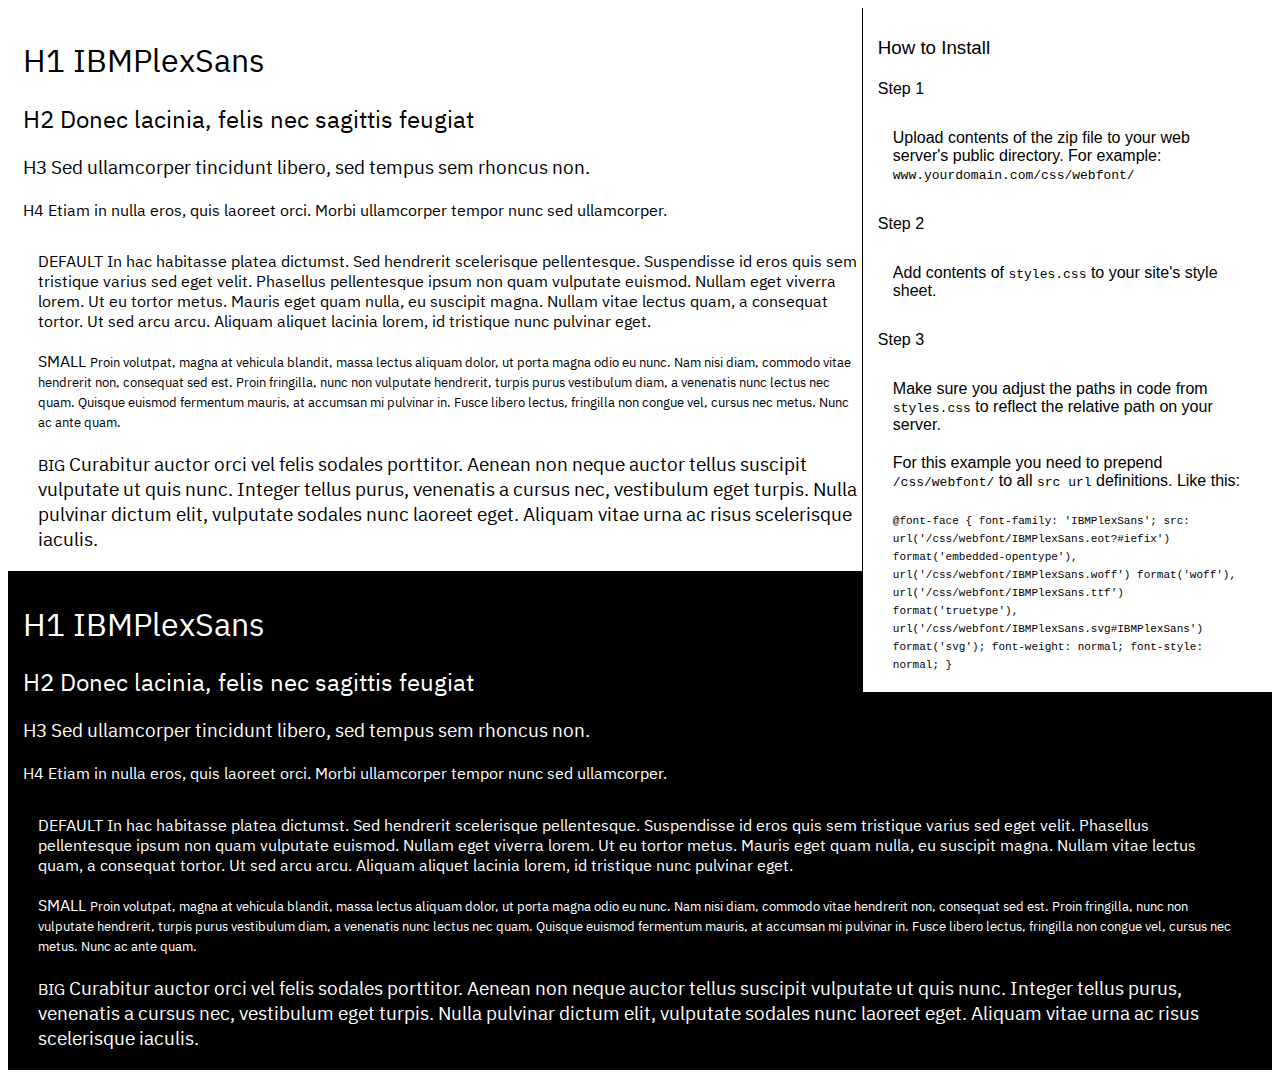
<file: fonts/IBMPlexSans/preview.html>
<!DOCTYPE html>
<html>
<head>
<title>
IBMPlexSans
 - Web font preview
</title>
<style type='text/css'>

@font-face {
  font-family: 'IBMPlexSans';
  src: url('IBMPlexSans.eot?#iefix') format('embedded-opentype'),  url('IBMPlexSans.woff') format('woff'), url('IBMPlexSans.ttf')  format('truetype'), url('IBMPlexSans.svg#IBMPlexSans') format('svg');
  font-weight: normal;
  font-style: normal;
}

body { font-family: 'IBMPlexSans' !important; }
h1, h2, h3, h4 { font-weight: normal; }
.reg { color:black; background:white; }
.inverse { color:white; background:black; }
div { padding: 10px 15px; }
.right { background:white; width:30%; float: right; font-family: sans-serif; border: 1px solid black; border-width: 0 0 1px 1px;}
</style>
</head>
<body>
<div class='right'>
<h3>How to Install</h3>
<h4>Step 1</h4>
<div>
Upload contents of the zip file to your web server's public directory. For example:
<code>www.yourdomain.com/css/webfont/</code>
</div>
<h4>Step 2</h4>
<div>
Add contents of
<code>styles.css</code>
to your site's style sheet.
</div>
<h4>Step 3</h4>
<div>
Make sure you adjust the paths in code from
<code>styles.css</code>
to reflect the relative path on your server.
</div>
<div>
For this example you need to prepend
<code>/css/webfont/</code>
to all
<code>src url</code>
definitions. Like this:
</div>
<div>
<code style='font-size:11px;'>@font-face {
  font-family: 'IBMPlexSans';
  src: url('/css/webfont/IBMPlexSans.eot?#iefix') format('embedded-opentype'),  url('/css/webfont/IBMPlexSans.woff') format('woff'), url('/css/webfont/IBMPlexSans.ttf')  format('truetype'), url('/css/webfont/IBMPlexSans.svg#IBMPlexSans') format('svg');
  font-weight: normal;
  font-style: normal;
}</code>
</div>
</div>
<div class='reg'>
<h1>
H1
IBMPlexSans
</h1>
<h2>
H2
Donec lacinia, felis nec sagittis feugiat
</h2>
<h3>
H3
Sed ullamcorper tincidunt libero, sed tempus sem rhoncus non.
</h3>
<h4>
H4
Etiam in nulla eros, quis laoreet orci. Morbi ullamcorper tempor nunc sed ullamcorper.
</h4>
<div>
DEFAULT
In hac habitasse platea dictumst. Sed hendrerit scelerisque pellentesque. Suspendisse id eros quis sem tristique varius sed eget velit. Phasellus pellentesque ipsum non quam vulputate euismod. Nullam eget viverra lorem. Ut eu tortor metus. Mauris eget quam nulla, eu suscipit magna. Nullam vitae lectus quam, a consequat tortor. Ut sed arcu arcu. Aliquam aliquet lacinia lorem, id tristique nunc pulvinar eget.
</div>
<div>
SMALL
<small>
Proin volutpat, magna at vehicula blandit, massa lectus aliquam dolor, ut porta magna odio eu nunc. Nam nisi diam, commodo vitae hendrerit non, consequat sed est. Proin fringilla, nunc non vulputate hendrerit, turpis purus vestibulum diam, a venenatis nunc lectus nec quam. Quisque euismod fermentum mauris, at accumsan mi pulvinar in. Fusce libero lectus, fringilla non congue vel, cursus nec metus. Nunc ac ante quam.
</small>
</div>
<div>
BIG
<big>
Curabitur auctor orci vel felis sodales porttitor. Aenean non neque auctor tellus suscipit vulputate ut quis nunc. Integer tellus purus, venenatis a cursus nec, vestibulum eget turpis. Nulla pulvinar dictum elit, vulputate sodales nunc laoreet eget. Aliquam vitae urna ac risus scelerisque iaculis.
</big>
</div>

</div>
<div class='inverse'>
<h1>
H1
IBMPlexSans
</h1>
<h2>
H2
Donec lacinia, felis nec sagittis feugiat
</h2>
<h3>
H3
Sed ullamcorper tincidunt libero, sed tempus sem rhoncus non.
</h3>
<h4>
H4
Etiam in nulla eros, quis laoreet orci. Morbi ullamcorper tempor nunc sed ullamcorper.
</h4>
<div>
DEFAULT
In hac habitasse platea dictumst. Sed hendrerit scelerisque pellentesque. Suspendisse id eros quis sem tristique varius sed eget velit. Phasellus pellentesque ipsum non quam vulputate euismod. Nullam eget viverra lorem. Ut eu tortor metus. Mauris eget quam nulla, eu suscipit magna. Nullam vitae lectus quam, a consequat tortor. Ut sed arcu arcu. Aliquam aliquet lacinia lorem, id tristique nunc pulvinar eget.
</div>
<div>
SMALL
<small>
Proin volutpat, magna at vehicula blandit, massa lectus aliquam dolor, ut porta magna odio eu nunc. Nam nisi diam, commodo vitae hendrerit non, consequat sed est. Proin fringilla, nunc non vulputate hendrerit, turpis purus vestibulum diam, a venenatis nunc lectus nec quam. Quisque euismod fermentum mauris, at accumsan mi pulvinar in. Fusce libero lectus, fringilla non congue vel, cursus nec metus. Nunc ac ante quam.
</small>
</div>
<div>
BIG
<big>
Curabitur auctor orci vel felis sodales porttitor. Aenean non neque auctor tellus suscipit vulputate ut quis nunc. Integer tellus purus, venenatis a cursus nec, vestibulum eget turpis. Nulla pulvinar dictum elit, vulputate sodales nunc laoreet eget. Aliquam vitae urna ac risus scelerisque iaculis.
</big>
</div>

</div>
</body>
</html>
</file>
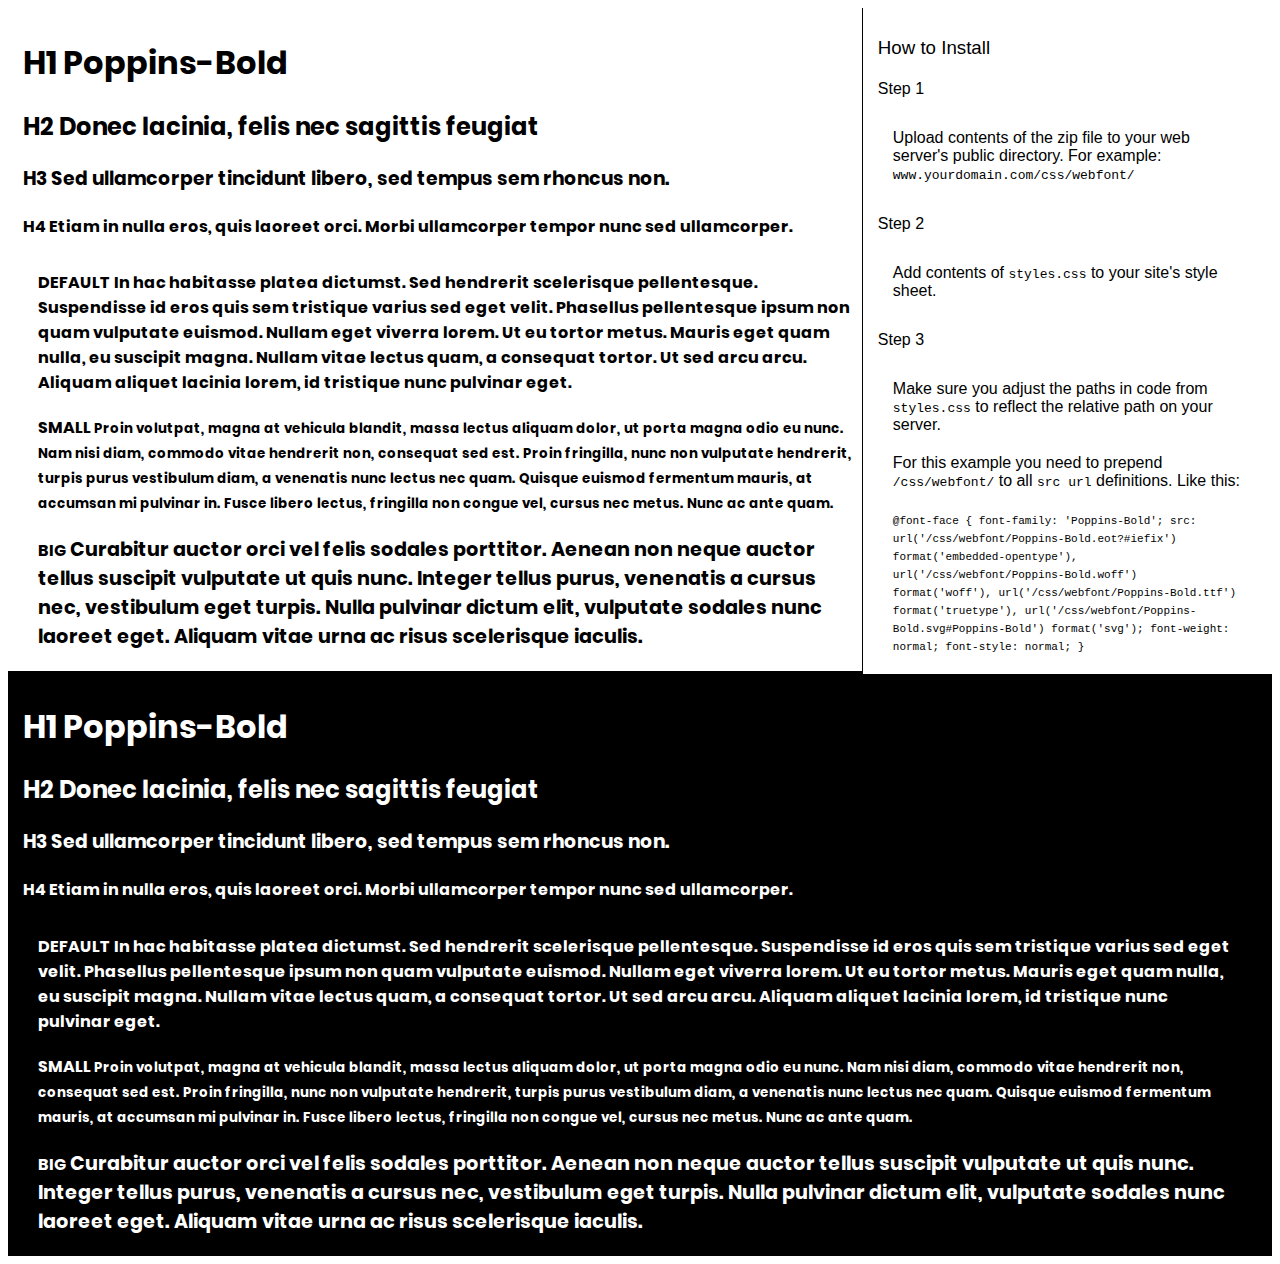
<file: fonts/Poppins-Bold/preview.html>
<!DOCTYPE html>
<html>
<head>
<title>
Poppins-Bold
 - Web font preview
</title>
<style type='text/css'>

@font-face {
  font-family: 'Poppins-Bold';
  src: url('Poppins-Bold.eot?#iefix') format('embedded-opentype'),  url('Poppins-Bold.woff') format('woff'), url('Poppins-Bold.ttf')  format('truetype'), url('Poppins-Bold.svg#Poppins-Bold') format('svg');
  font-weight: normal;
  font-style: normal;
}

body { font-family: 'Poppins-Bold' !important; }
h1, h2, h3, h4 { font-weight: normal; }
.reg { color:black; background:white; }
.inverse { color:white; background:black; }
div { padding: 10px 15px; }
.right { background:white; width:30%; float: right; font-family: sans-serif; border: 1px solid black; border-width: 0 0 1px 1px;}
</style>
</head>
<body>
<div class='right'>
<h3>How to Install</h3>
<h4>Step 1</h4>
<div>
Upload contents of the zip file to your web server's public directory. For example:
<code>www.yourdomain.com/css/webfont/</code>
</div>
<h4>Step 2</h4>
<div>
Add contents of
<code>styles.css</code>
to your site's style sheet.
</div>
<h4>Step 3</h4>
<div>
Make sure you adjust the paths in code from
<code>styles.css</code>
to reflect the relative path on your server.
</div>
<div>
For this example you need to prepend
<code>/css/webfont/</code>
to all
<code>src url</code>
definitions. Like this:
</div>
<div>
<code style='font-size:11px;'>@font-face {
  font-family: 'Poppins-Bold';
  src: url('/css/webfont/Poppins-Bold.eot?#iefix') format('embedded-opentype'),  url('/css/webfont/Poppins-Bold.woff') format('woff'), url('/css/webfont/Poppins-Bold.ttf')  format('truetype'), url('/css/webfont/Poppins-Bold.svg#Poppins-Bold') format('svg');
  font-weight: normal;
  font-style: normal;
}</code>
</div>
</div>
<div class='reg'>
<h1>
H1
Poppins-Bold
</h1>
<h2>
H2
Donec lacinia, felis nec sagittis feugiat
</h2>
<h3>
H3
Sed ullamcorper tincidunt libero, sed tempus sem rhoncus non.
</h3>
<h4>
H4
Etiam in nulla eros, quis laoreet orci. Morbi ullamcorper tempor nunc sed ullamcorper.
</h4>
<div>
DEFAULT
In hac habitasse platea dictumst. Sed hendrerit scelerisque pellentesque. Suspendisse id eros quis sem tristique varius sed eget velit. Phasellus pellentesque ipsum non quam vulputate euismod. Nullam eget viverra lorem. Ut eu tortor metus. Mauris eget quam nulla, eu suscipit magna. Nullam vitae lectus quam, a consequat tortor. Ut sed arcu arcu. Aliquam aliquet lacinia lorem, id tristique nunc pulvinar eget.
</div>
<div>
SMALL
<small>
Proin volutpat, magna at vehicula blandit, massa lectus aliquam dolor, ut porta magna odio eu nunc. Nam nisi diam, commodo vitae hendrerit non, consequat sed est. Proin fringilla, nunc non vulputate hendrerit, turpis purus vestibulum diam, a venenatis nunc lectus nec quam. Quisque euismod fermentum mauris, at accumsan mi pulvinar in. Fusce libero lectus, fringilla non congue vel, cursus nec metus. Nunc ac ante quam.
</small>
</div>
<div>
BIG
<big>
Curabitur auctor orci vel felis sodales porttitor. Aenean non neque auctor tellus suscipit vulputate ut quis nunc. Integer tellus purus, venenatis a cursus nec, vestibulum eget turpis. Nulla pulvinar dictum elit, vulputate sodales nunc laoreet eget. Aliquam vitae urna ac risus scelerisque iaculis.
</big>
</div>

</div>
<div class='inverse'>
<h1>
H1
Poppins-Bold
</h1>
<h2>
H2
Donec lacinia, felis nec sagittis feugiat
</h2>
<h3>
H3
Sed ullamcorper tincidunt libero, sed tempus sem rhoncus non.
</h3>
<h4>
H4
Etiam in nulla eros, quis laoreet orci. Morbi ullamcorper tempor nunc sed ullamcorper.
</h4>
<div>
DEFAULT
In hac habitasse platea dictumst. Sed hendrerit scelerisque pellentesque. Suspendisse id eros quis sem tristique varius sed eget velit. Phasellus pellentesque ipsum non quam vulputate euismod. Nullam eget viverra lorem. Ut eu tortor metus. Mauris eget quam nulla, eu suscipit magna. Nullam vitae lectus quam, a consequat tortor. Ut sed arcu arcu. Aliquam aliquet lacinia lorem, id tristique nunc pulvinar eget.
</div>
<div>
SMALL
<small>
Proin volutpat, magna at vehicula blandit, massa lectus aliquam dolor, ut porta magna odio eu nunc. Nam nisi diam, commodo vitae hendrerit non, consequat sed est. Proin fringilla, nunc non vulputate hendrerit, turpis purus vestibulum diam, a venenatis nunc lectus nec quam. Quisque euismod fermentum mauris, at accumsan mi pulvinar in. Fusce libero lectus, fringilla non congue vel, cursus nec metus. Nunc ac ante quam.
</small>
</div>
<div>
BIG
<big>
Curabitur auctor orci vel felis sodales porttitor. Aenean non neque auctor tellus suscipit vulputate ut quis nunc. Integer tellus purus, venenatis a cursus nec, vestibulum eget turpis. Nulla pulvinar dictum elit, vulputate sodales nunc laoreet eget. Aliquam vitae urna ac risus scelerisque iaculis.
</big>
</div>

</div>
</body>
</html>
</file>
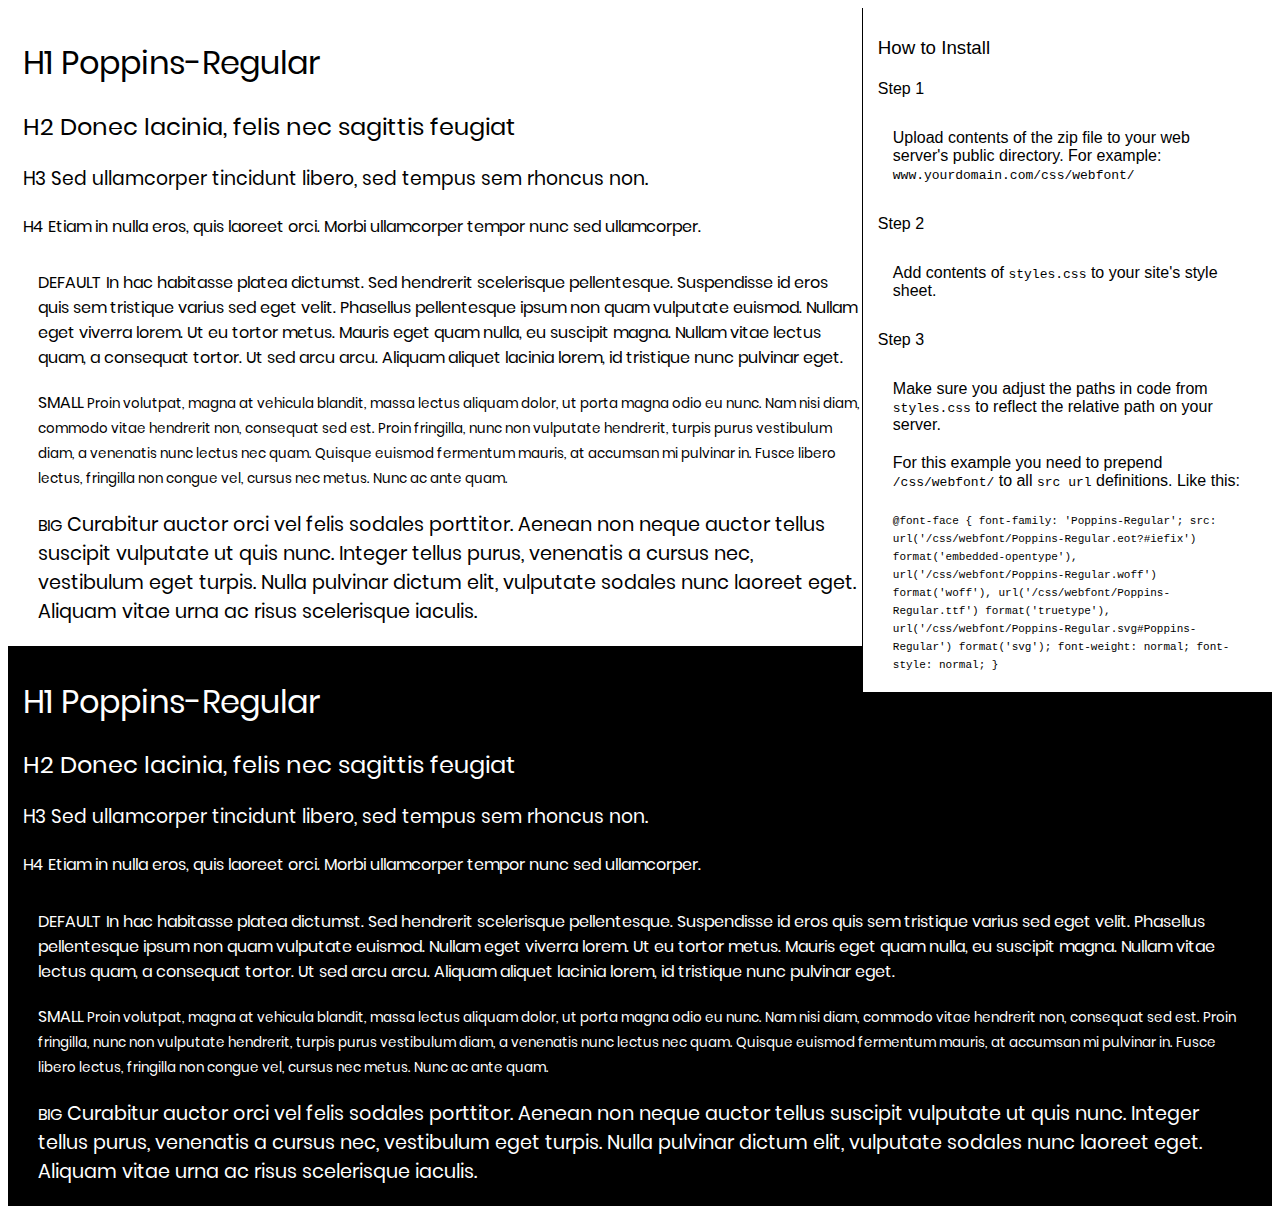
<file: fonts/Poppins-Regular/preview.html>
<!DOCTYPE html>
<html>
<head>
<title>
Poppins-Regular
 - Web font preview
</title>
<style type='text/css'>

@font-face {
  font-family: 'Poppins-Regular';
  src: url('Poppins-Regular.eot?#iefix') format('embedded-opentype'),  url('Poppins-Regular.woff') format('woff'), url('Poppins-Regular.ttf')  format('truetype'), url('Poppins-Regular.svg#Poppins-Regular') format('svg');
  font-weight: normal;
  font-style: normal;
}

body { font-family: 'Poppins-Regular' !important; }
h1, h2, h3, h4 { font-weight: normal; }
.reg { color:black; background:white; }
.inverse { color:white; background:black; }
div { padding: 10px 15px; }
.right { background:white; width:30%; float: right; font-family: sans-serif; border: 1px solid black; border-width: 0 0 1px 1px;}
</style>
</head>
<body>
<div class='right'>
<h3>How to Install</h3>
<h4>Step 1</h4>
<div>
Upload contents of the zip file to your web server's public directory. For example:
<code>www.yourdomain.com/css/webfont/</code>
</div>
<h4>Step 2</h4>
<div>
Add contents of
<code>styles.css</code>
to your site's style sheet.
</div>
<h4>Step 3</h4>
<div>
Make sure you adjust the paths in code from
<code>styles.css</code>
to reflect the relative path on your server.
</div>
<div>
For this example you need to prepend
<code>/css/webfont/</code>
to all
<code>src url</code>
definitions. Like this:
</div>
<div>
<code style='font-size:11px;'>@font-face {
  font-family: 'Poppins-Regular';
  src: url('/css/webfont/Poppins-Regular.eot?#iefix') format('embedded-opentype'),  url('/css/webfont/Poppins-Regular.woff') format('woff'), url('/css/webfont/Poppins-Regular.ttf')  format('truetype'), url('/css/webfont/Poppins-Regular.svg#Poppins-Regular') format('svg');
  font-weight: normal;
  font-style: normal;
}</code>
</div>
</div>
<div class='reg'>
<h1>
H1
Poppins-Regular
</h1>
<h2>
H2
Donec lacinia, felis nec sagittis feugiat
</h2>
<h3>
H3
Sed ullamcorper tincidunt libero, sed tempus sem rhoncus non.
</h3>
<h4>
H4
Etiam in nulla eros, quis laoreet orci. Morbi ullamcorper tempor nunc sed ullamcorper.
</h4>
<div>
DEFAULT
In hac habitasse platea dictumst. Sed hendrerit scelerisque pellentesque. Suspendisse id eros quis sem tristique varius sed eget velit. Phasellus pellentesque ipsum non quam vulputate euismod. Nullam eget viverra lorem. Ut eu tortor metus. Mauris eget quam nulla, eu suscipit magna. Nullam vitae lectus quam, a consequat tortor. Ut sed arcu arcu. Aliquam aliquet lacinia lorem, id tristique nunc pulvinar eget.
</div>
<div>
SMALL
<small>
Proin volutpat, magna at vehicula blandit, massa lectus aliquam dolor, ut porta magna odio eu nunc. Nam nisi diam, commodo vitae hendrerit non, consequat sed est. Proin fringilla, nunc non vulputate hendrerit, turpis purus vestibulum diam, a venenatis nunc lectus nec quam. Quisque euismod fermentum mauris, at accumsan mi pulvinar in. Fusce libero lectus, fringilla non congue vel, cursus nec metus. Nunc ac ante quam.
</small>
</div>
<div>
BIG
<big>
Curabitur auctor orci vel felis sodales porttitor. Aenean non neque auctor tellus suscipit vulputate ut quis nunc. Integer tellus purus, venenatis a cursus nec, vestibulum eget turpis. Nulla pulvinar dictum elit, vulputate sodales nunc laoreet eget. Aliquam vitae urna ac risus scelerisque iaculis.
</big>
</div>

</div>
<div class='inverse'>
<h1>
H1
Poppins-Regular
</h1>
<h2>
H2
Donec lacinia, felis nec sagittis feugiat
</h2>
<h3>
H3
Sed ullamcorper tincidunt libero, sed tempus sem rhoncus non.
</h3>
<h4>
H4
Etiam in nulla eros, quis laoreet orci. Morbi ullamcorper tempor nunc sed ullamcorper.
</h4>
<div>
DEFAULT
In hac habitasse platea dictumst. Sed hendrerit scelerisque pellentesque. Suspendisse id eros quis sem tristique varius sed eget velit. Phasellus pellentesque ipsum non quam vulputate euismod. Nullam eget viverra lorem. Ut eu tortor metus. Mauris eget quam nulla, eu suscipit magna. Nullam vitae lectus quam, a consequat tortor. Ut sed arcu arcu. Aliquam aliquet lacinia lorem, id tristique nunc pulvinar eget.
</div>
<div>
SMALL
<small>
Proin volutpat, magna at vehicula blandit, massa lectus aliquam dolor, ut porta magna odio eu nunc. Nam nisi diam, commodo vitae hendrerit non, consequat sed est. Proin fringilla, nunc non vulputate hendrerit, turpis purus vestibulum diam, a venenatis nunc lectus nec quam. Quisque euismod fermentum mauris, at accumsan mi pulvinar in. Fusce libero lectus, fringilla non congue vel, cursus nec metus. Nunc ac ante quam.
</small>
</div>
<div>
BIG
<big>
Curabitur auctor orci vel felis sodales porttitor. Aenean non neque auctor tellus suscipit vulputate ut quis nunc. Integer tellus purus, venenatis a cursus nec, vestibulum eget turpis. Nulla pulvinar dictum elit, vulputate sodales nunc laoreet eget. Aliquam vitae urna ac risus scelerisque iaculis.
</big>
</div>

</div>
</body>
</html>
</file>
<file: css/main.css>
@font-face {
  font-family: 'IBMPlexSans';
  src: url("../fonts/IBMPlexSans/IBMPlexSans.eot?#iefix") format("embedded-opentype"), url("../fonts/IBMPlexSans/IBMPlexSans.woff") format("woff"), url("../fonts/IBMPlexSans/IBMPlexSans.ttf") format("truetype");
  font-weight: normal;
  font-style: normal; }

@font-face {
  font-family: 'Poppins-Regular';
  src: url("../fonts/Poppins-Regular/Poppins-Regular.eot?#iefix") format("embedded-opentype"), url("../fonts/Poppins-Regular/Poppins-Regular.woff") format("woff"), url("../fonts/Poppins-Regular/Poppins-Regular.ttf") format("truetype"), url("../fonts/Poppins-Regular/Poppins-Regular.svg#Poppins-Regular") format("svg");
  font-weight: normal;
  font-style: normal; }

@font-face {
  font-family: 'Poppins-Bold';
  src: url("../fonts/Poppins-Bold/Poppins-Bold.eot?#iefix") format("embedded-opentype"), url("../fonts/Poppins-Bold/Poppins-Bold.woff") format("woff"), url("../fonts/Poppins-Bold/Poppins-Bold.ttf") format("truetype"), url("../fonts/Poppins-Bold/Poppins-Bold.svg#Poppins-Bold") format("svg");
  font-weight: normal;
  font-style: normal; }

@font-face {
  font-family: 'IBMPlexSans-Bold';
  src: url("../fonts/IBMPlexSans-Bold/IBMPlexSans-Bold.eot?#iefix") format("embedded-opentype"), url("../fonts/IBMPlexSans-Bold/IBMPlexSans-Bold.woff") format("woff"), url("../fonts/IBMPlexSans-Bold/IBMPlexSans-Bold.ttf") format("truetype"), url("../fonts/IBMPlexSans-Bold/IBMPlexSans-Bold.svg#Poppins-Bold") format("svg");
  font-weight: normal;
  font-style: normal; }
  
  
  
/* ---------------------------------------- */
* {
  font-family: 'IBMPlexSans', serif;
  box-sizing: border-box; }

input[type="submit"], a {
  cursor: pointer;
  text-decoration: none; }

.page--hidden {
  overflow: hidden; }
  @media (min-width: 1200px) {
    .page--hidden {
      padding-right: 15px; } }
  .page--hidden .header__social {
    position: absolute; }

  .header{
      position: relative;
      z-index: 20;
  }

.page__content {
  overflow: hidden; }

body.hidden-body {
  overflow: hidden; }

.page__wrapper > svg {
  display: none; }

.page__wrapper {
  overflow: hidden;
  width: 100%;
  position: relative; }

.container {
  padding-right: 106px;
  padding-left: 28px; }
  @media (max-width: 1200px) {
    .container {
      padding-right: 28px; } }
  @media (max-width: 768px) {
    .container {
      padding-right: 20px;
      padding-left: 20px; } }

@media (min-width: 1200px) {
  .container {
    max-width: calc(1366px);
    width: 100%; } }

svg {
  width: 15px; }

.arrow-top-img svg {
  width: 13px;
  margin-left: 5px;
  transition: 0.3s; }

.arrow-top-img:hover svg {
  transform: translate(4px, -4px); }

header {
  position: absolute;
  top: 0;
  left: 0;
  width: 100%;
  z-index: 100; }
  @media (max-width: 1200px) {
    header {
      position: static;
      background: #C0C0C0;
      padding-bottom: 25px; } }
  header.fixed .header__menu {
    transform: translateX(100%); }
  header.fixed .header__inner {
    width: calc(100%);
    padding-right: 108px;
    background: white;
    position: fixed;
    padding-bottom: 10px; }
    @media (max-width: 1200px) {
      header.fixed .header__inner {
        position: static; } }
  header.fixed .header__top {
    border-top: 3px solid #000000; }
  header.fixed .arrow-top-img {
    color: #000000; }
  header.fixed .header__top-right svg path {
    stroke: black; }
  header.fixed .header__top-left svg path {
    fill: black; }
  header.fixed .header__bottom-left {
    border-top: 1px solid rgba(0, 0, 0, 0.6);
    border-bottom: 1px solid rgba(0, 0, 0, 0.6); }
  header.fixed .header__bottom-right {
    border-top: 1px solid rgba(0, 0, 0, 0.6);
    border-bottom: 1px solid rgba(0, 0, 0, 0.6); }
  header.fixed .header__menu {
    position: fixed; }
  header.fixed .header__menu-button {
    position: fixed;
    right: 14px;
    top: 15px;
    display: block;
    width: 50px;
    height: 50px;
    z-index: 100; }
  header.fixed .header__social {
    top: 60vh; }
  header.fixed .header__menu-button .menu-trigger span {
    background-color: #000 !important; }

body.open-menu .fixed .header__menu {
  transform: translateX(0); }

@media (max-width: 1200px) {
  body.open-menu .header__menu {
    left: calc(40% - 8px);
    transform: translateX(0);
    width: calc(60% + 8px); }
  body.open-menu .header__menu-button .menu-trigger span {
    background-color: #000 !important; } }

@media (max-width: 768px) {
  body.open-menu .header__menu {
    left: 0;
    width: 100%; } }

.header__inner {
  display: flex;
  flex-direction: column;
  width: calc(60% - 8px);
  padding: 18px 30px 0px 25px;
  transition: 0.6s; }
  @media (max-width: 1200px) {
    .header__inner {
      width: 100%; } }
  @media (max-width: 768px) {
    .header__inner {
      padding: 15px 20px 0px 20px; } }

.header__top {
  display: flex;
  justify-content: space-between;
  border-top: 3px solid #FFFFFF;
  padding-top: 15px;
  padding-left: 3px;
  padding-bottom: 6px;
  transition: 0.6s; }
  @media (max-width: 1200px) {
    .header__top {
      padding-right: 45px; } }
  @media (min-width: 768px) {
    .header__top--menu {
      display: none; } }
  @media (max-width: 768px) {
    .header__top--menu {
      padding-right: 0;
      width: 100%;
      border-bottom: 1px solid;
      border-color: black; }
      .header__top--menu .header__top-left {
        margin-right: 33%; }
        .header__top--menu .header__top-left path {
          fill: black; }
      .header__top--menu .header__top-right path {
        stroke: black; }
      .header__top--menu .header__top-left {
        order: 10; } }

.header__top-left svg {
  width: 115px; }
  .header__top-left svg path {
    transition: 0.6s; }

.header__top-right svg {
  width: 30px; }
  .header__top-right svg path {
    transition: 0.6s; }

.header__bottom {
  display: flex;
  justify-content: space-between; }

.header__bottom-left {
  padding: 12px 0 17px;
  border-top: 1px solid rgba(255, 255, 255, 0.6);
  border-bottom: 1px solid rgba(255, 255, 255, 0.6);
  width: 48%;
  transition: 0.6s; }
  .header__bottom-left a {
    font-size: 16px;
    color: white;
    transition: 0.6s; }

.header__bottom-right {
  padding: 12px 0;
  border-top: 1px solid rgba(255, 255, 255, 0.6);
  border-bottom: 1px solid rgba(255, 255, 255, 0.6);
  width: 48%;
  text-align: right;
  transition: 0.6s; }
  .header__bottom-right a {
    font-size: 16px;
    color: white;
    transition: 0.6s; }

.header__menu {
  position: absolute;
  left: calc(60% - 8px);
  top: 0;
  width: calc(40% + 8px);
  padding: 34px 26px;
  background: white;
  transition: 0.6s;
  min-height: 100vh; }
  @media (max-width: 1200px) {
    .header__menu {
      transform: translateX(100%);
      z-index: 1; } }
  @media (max-width: 768px) {
    .header__menu {
      padding: 17px 20px; } }

.header__menu-button {
  display: none; }
  @media (max-width: 1200px) {
    .header__menu-button {
      display: block;
      position: absolute;
      right: 30px;
      top: 20px;
      z-index: 100; }
      .header__menu-button .menu-trigger span {
        background-color: white !important; } }
  @media (max-width: 768px) {
    .header__menu-button {
      top: 15px;
      right: 20px; } }

.header__menu-lk {
  line-height: 21px;
  font-size: 16px;
  margin-bottom: 74px;
  display: block;
  color: #000000; }
  @media (max-width: 768px) {
    .header__menu-lk {
      margin-top: 20px;
      text-align: center;
      margin-bottom: 27px; } }

.header__menu-phone {
  max-width: 225px;
  display: flex;
  justify-content: center;
  align-items: center;
  color: black;
  margin: auto;
  border: 1px solid #DDDDDD;
  padding: 14px;
  margin-bottom: 27px; }
  @media (min-width: 768px) {
    .header__menu-phone {
      display: none; } }
  .header__menu-phone:before {
    content: "";
    display: inline-block;
    background: url("../img/svg/phone.svg") center center no-repeat;
    width: 20px;
    height: 20px;
    margin-right: 8px; }

.header__menu-inner {
  display: flex;
  flex-direction: column;
  flex-wrap: wrap;
  height: 100%;
  max-height: 580px; }
  @media (min-height: 768px) {
    .header__menu-inner {
      margin-top: 15vh; } }
  @media (max-width: 768px) {
    .header__menu-inner {
      flex-wrap: nowrap;
      text-align: center;
      max-height: inherit; } }

.header__menu-list-wrap {
  margin-bottom: 78px;
  width: 45%; }
  @media (max-width: 768px) {
    .header__menu-list-wrap {
      width: 100%;
      margin-bottom: 28px; } }
  .header__menu-list-wrap--social {
    order: 11; }
    @media (min-width: 768px) {
      .header__menu-list-wrap--social {
        display: none; } }
    .header__menu-list-wrap--social .header__social {
      display: block;
      position: static; }
    .header__menu-list-wrap--social .header__social-list {
      flex-direction: row;
      justify-content: center; }
    .header__menu-list-wrap--social .header__social-link {
      margin: 0 15px; }
      .header__menu-list-wrap--social .header__social-link svg {
        width: 19px; }
      .header__menu-list-wrap--social .header__social-link--vk svg {
        width: 22px; }

.header__menu-title {
  font-size: 32px;
  line-height: 36px;
  color: #000000; }
  @media (max-width: 768px) {
    .header__menu-title {
      font-size: 24px;
      line-height: 28px; } }

.header__menu-list {
  padding-left: 30px;
  padding-top: 15px; }
  @media (max-width: 768px) {
    .header__menu-list {
      padding-left: 0; } }

.header__menu-link {
  font-size: 16px;
  line-height: 28px;
  color: #ACACAC;
  position: relative;
  transition: 0.3s; }
  .header__menu-link:hover {
    color: #000000; }
    .header__menu-link:hover:before {
      opacity: 1;
      transform: translate(46%, -50%); }
  .header__menu-link:before {
    content: "";
    display: block;
    width: 16px;
    height: 21px;
    position: absolute;
    top: 53%;
    transform: translate(-15%, -50%);
    left: -35px;
    opacity: 0;
    transition: 0.3s;
    background: url(../img/svg/right-arrow-black.svg) 100% 49% no-repeat;
    background-size: contain; }

@media (max-width: 768px) {
  .header__menu-list-wrap:nth-of-type(2) {
    order: 10; } }

.header__menu-contacts {
  font-size: 16px;
  line-height: 28px;
  color: #ACACAC;
  padding-left: 20px; }
  @media (max-width: 768px) {
    .header__menu-contacts {
      padding-left: 0; } }
  .header__menu-contacts:nth-of-type(1) {
    padding-top: 20px; }
  .header__menu-contacts a {
    font-size: 16px;
    line-height: 28px;
    color: #ACACAC; }

.header__social {
  position: fixed;
  top: 62vh;
  margin-top: 4px;
  right: 28px;
  transition: 0.6s; }
  @media (max-width: 1200px) {
    .header__social {
      display: none; } }

.header__social-list {
  display: flex;
  flex-direction: column; }

.header__social-link {
  margin-bottom: 29px;
  color: #000000;
  transition: 0.3s; }
  .header__social-link:hover {
    color: #0029FF; }
  .header__social-link--tg svg {
    width: 12px; }
  .header__social-link--vk {
    margin-bottom: 35px; }
    .header__social-link--vk svg {
      width: 16px; }
  .header__social-link--inst svg {
    width: 12px; }
  .header__social-link--fb svg {
    width: 12px; }

.full-block {
  position: relative;
  height: 100vh;
  transition: 0.6s; }
  @media (max-width: 1200px) {
    .full-block {
      height: 627px; } }
  .full-block.hide-top {
    margin-top: -100vh; }
    .full-block.hide-top .full-block__top, .full-block.hide-top .full-block__slider {
      width: 100%; }
  .full-block__top {
    position: relative;
    z-index: 1;
    text-align: right;
    width: calc(60% - 8px);
    padding: 133px 29px 0;
    color: white;
    transition: 0.6s; }
    @media (max-width: 1200px) {
      .full-block__top {
        width: 100%; } }
    @media (max-width: 768px) {
      .full-block__top {
        display: none; } }
  .full-block__top_line {
    padding-bottom: 10px; }
  .full-block__slider {
    height: 100%;
    position: absolute;
    top: 0;
    width: calc(60% - 8px);
    transition: 0.6s; }
    @media (max-width: 1200px) {
      .full-block__slider {
        width: 100%; } }
    @media (max-width: 768px) {
      .full-block__slider {
        height: auto; } }
    .full-block__slider:before {
      content: "";
      display: block;
      width: 84px;
      right: 28px;
      position: absolute;
      top: 46vh;
      height: 1px;
      background: rgba(255, 255, 255, 0.61);
      z-index: 1;
      margin-top: 5px; }
      @media (max-width: 1200px) {
        .full-block__slider:before {
          top: 360px; } }
    .full-block__slider:after {
      content: "";
      display: block;
      width: calc(100% - 53px);
      height: 3px;
      background: white;
      position: absolute;
      bottom: 20px;
      margin: 0 30px 0 26px; }
  .full-block__slider-item {
    height: 100vh;
    background-size: cover !important;
    padding: 46vh 28px 0; }
    @media (max-width: 1200px) {
      .full-block__slider-item {
        height: 627px;
        padding: 360px 28px 0; } }
    .full-block__slider-item:before {
      content: "";
      position: absolute;
      display: block;
      top: 0;
      left: 0;
      width: 100%;
      height: 100%;
      background: rgba(0, 0, 0, 0.04);
      z-index: 0; }
    .full-block__slider-item div {
      position: relative;
      z-index: 1; }
  .full-block__slider-caption {
    margin-top: 5px;
    color: #ffffff;
    width: calc(100% - 117px);
    border-top: 1px solid #999999;
    border-top: 1px solid rgba(255, 255, 255, 0.62);
    padding-top: 20px; }
  .full-block__title {
    font-size: 48px;
    line-height: 50px;
    margin-top: 15px;
    color: #ffffff; }
    @media (max-width: 1200px) {
      .full-block__title {
        font-size: 32px;
        line-height: 32px; } }
  .full-block__number {
    letter-spacing: 10px;
    font: 180px/56px 'Poppins-Bold';
    font-weight: 100;
    margin-top: 75px;
    -webkit-text-fill-color: transparent;
    -webkit-background-clip: text;
    -webkit-text-stroke: 1px #ffffff; }
    @media (max-width: 1200px) {
      .full-block__number {
        font-size: 72px;
        line-height: 56px;
        margin-top: 25px; } }

.cources-block {
  padding-top: 165px;
  margin-bottom: 50px; }
  @media (max-width: 992px) {
    .cources-block {
      padding-top: 37px; } }
  .cources-block .col-md-3 {
    width: 29%;
    overflow: hidden;
    position: relative;
    max-height: 660px;
    padding-right: 5px; }
    @media (max-width: 992px) {
      .cources-block .col-md-3 {
        padding-right: 0;
        padding-left: 0;
        width: 100%; } }
  .cources-block .col-md-9 {
    width: 71%; }
    @media (max-width: 992px) {
      .cources-block .col-md-9 {
        width: 100%; } }

.cources-calendar {
  position: relative; }
  @media (max-width: 992px) {
    .cources-calendar {
      display: flex; } }
  .cources-calendar__mounth {
    position: absolute;
    top: 0;
    right: 0;
    font-size: 24px;
    line-height: 28px; }
    @media (max-width: 992px) {
      .cources-calendar__mounth {
        right: auto;
        left: 0; } }
  .cources-calendar__day {
    margin-bottom: 37px; }
    @media (max-width: 992px) {
      .cources-calendar__day {
        margin-bottom: 0;
        margin-right: 27px;
        max-width: 250px;
        min-width: 250px;
        margin-top: 40px; } }
  .cources-calendar__num {
    font-size: 64px;
    line-height: 56px;
    margin-bottom: 29px;
    font-family: 'Poppins-Bold';
    -webkit-text-fill-color: transparent;
    -webkit-background-clip: text;
    -webkit-text-stroke: 1px #000000; }
  .cources-calendar__desc {
    color: rgba(0, 0, 0, 0.6);
    margin-bottom: 26px; }
    .cources-calendar__desc span {
      color: black;
      display: block;
      margin-top: 6px; }

.cources {
  display: flex;
  margin-left: 25px;
  margin-top: 6px; }
  @media (max-width: 992px) {
    .cources {
      flex-wrap: wrap;
      margin-left: 0;
      margin-top: 50px; } }
  .cources__line {
    width: 100%;
    max-width: 197px; }
    .cources__line:nth-of-type(2) {
      order: 10; }
    @media (max-width: 992px) {
      .cources__line {
        max-width: calc(50% - 20px);
        margin: 0 10px; } }
    .cources__line--center {
      display: flex;
      flex-direction: column;
      max-width: 337px;
      margin: 0 55px; }
      @media (max-width: 992px) {
        .cources__line--center {
          max-width: 100%;
          margin: 0;
          order: 10;
          justify-content: center;
          align-items: center; } }
      .cources__line--center .cources__block {
        display: flex;
        margin-bottom: 16px; }
        @media (max-width: 992px) {
          .cources__line--center .cources__block {
            width: 100%;
            max-width: 336px;
            order: 3; } }
        .cources__line--center .cources__block--bunner {
          flex-direction: column;
          justify-content: space-between;
          background: #FFE459;
          width: 100%;
          max-width: 336px;
          min-height: 336px;
          padding: 24px 0 40px;
          text-align: center;
          margin-top: 17px;
          margin-bottom: 35px; }
          .cources__line--center .cources__block--bunner .cources__title {
            font-size: 24px;
            line-height: 28px;
            justify-content: center;
            margin-bottom: 0;
            margin-top: 0; }
          .cources__line--center .cources__block--bunner .cources__block__img {
            margin-top: 52px;
            margin-bottom: 22px; }
      .cources__line--center .cources__title {
        display: flex;
        align-items: center;
        margin-top: 0; }
      .cources__line--center .cources__photo {
        width: 56px; }
      .cources__line--center .cources__desc {
        margin-left: 28px;
        margin-top: 0;
        line-height: 22px;
        display: flex; }
  .cources__block {
    margin-bottom: 40px; }
  .cources__photo img {
    max-width: 100%; }
    @media (max-width: 992px) {
      .cources__photo img {
        width: 100%; } }
  .cources__desc {
    margin-top: 30px; }
  .cources__title {
    margin-bottom: 3px;
    margin-top: -21px; }
  .cources__data {
    opacity: 0.6;
    margin-bottom: 3px;
    line-height: 24px; }
  .cources__caption {
    line-height: 21px; }

.programs {
  padding-bottom: 120px; }
  @media (max-width: 768px) {
    .programs {
      padding-bottom: 10px; } }
  .programs__title {
    font-size: 32px;
    line-height: 41px;
    margin-bottom: 45px;
    border-top: 1px solid #999999;
    padding-top: 20px;
    font-weight: 100;
    margin-top: 0; }
    .programs__title a {
      color: #000000; }
      .programs__title a svg {
        position: absolute;
        right: 14px;
        top: 23px;
        width: 37px;
        transition: 0.3s; }
      .programs__title a:hover svg {
        transform: translate(6px, -6px); }
  .programs__list {
    display: flex;
    justify-content: space-between; }
  .programs__item {
    width: 100%;
    max-width: 336px; }
    @media (max-width: 1200px) {
      .programs__item {
        margin: 0 10px; } }
    @media (max-width: 700px) {
      .programs__item {
        margin: auto !important;
        display: block !important; } }
    .programs__item a {
      margin-left: 8px;
      color: blue; }
  .programs__img {
    min-height: 337px;
    display: flex;
    align-items: flex-end; }
    @media (max-width: 992px) {
      .programs__img {
        min-height: 200px; } }
    .programs__img img {
      max-width: 100%; }
  .programs__desc {
    margin-top: 62px; }
  .programs__link-title {
    font-size: 24px;
    line-height: 28px; }
    @media (max-width: 992px) {
      .programs__link-title {
        font-size: 19px; } }
  .programs__links {
    font-size: 16px;
    line-height: 28px;
    margin-left: 28px;
    margin-top: 22px;
    color: #606060; }
    @media (max-width: 992px) {
      .programs__links {
        margin-left: 20px; } }

.about {
  margin: 0 -106px 0 -28px;
  padding: 120px 106px 120px 28px;
  background: #F0F0F0; }
  @media (max-width: 992px) {
    .about {
      padding: 40px 106px 120px 28px; } }
  @media (max-width: 768px) {
    .about {
      padding: 40px 106px 60px 28px; } }
  .about__left {
    width: 100%;
    max-width: 504px;
    margin: auto;
    margin-top: 0;
    transform: translateX(-20px);
    overflow: hidden; }
    @media (max-width: 1200px) {
      .about__left {
        margin-top: 90px; } }
    @media (max-width: 992px) {
      .about__left {
        display: none; } }
    .about__left img {
      transition: 0.5s; }
  .about__right {
    position: relative;
    padding-top: 21px;
    width: 100%;
    max-width: 455px;
    margin: 0 20px 0 auto; }
    @media (max-width: 1200px) {
      .about__right {
        padding-top: 0; } }
    @media (max-width: 992px) {
      .about__right {
        max-width: 100%;
        padding-top: 15px;
        margin: 0 20px 0 auto; } }
    .about__right .about__img {
      margin-top: 50px;
      padding-top: 70px;
      margin-top: -100px;
      margin-bottom: 150px; }
      .about__right .about__img img {
        transition: 0.5s;
        width: 100%; }
      @media (max-width: 1200px) {
        .about__right .about__img {
          margin-bottom: 0; } }
  .about__img-wrap {
    overflow: hidden;
    margin-top: 5px;
    max-height: 652px;
    margin-bottom: 70px; }
    @media (max-width: 1200px) {
      .about__img-wrap {
        margin-top: 25px; } }
    @media (max-width: 992px) {
      .about__img-wrap {
        width: 60%;
        margin-right: 0;
        margin-left: auto;
        display: block;
        margin-bottom: 40px; } }
    @media (max-width: 500px) {
      .about__img-wrap {
        width: 75%; } }
  .about__img-wrap-mobile {
    position: relative;
    z-index: 1;
    margin-right: auto;
    margin-bottom: -125px;
    margin-top: 35px;
    width: 60%; }
    @media (min-width: 992px) {
      .about__img-wrap-mobile {
        display: none; } }
    @media (max-width: 500px) {
      .about__img-wrap-mobile {
        width: 75%;
        margin-bottom: -73px; } }
    .about__img-wrap-mobile img {
      width: 100%; }
  .about__title {
    position: absolute;
    top: 0;
    left: -128px;
    width: 112px;
    margin-left: 15px;
    margin-top: 2px;
    padding-top: 1px; }
    @media (max-width: 992px) {
      .about__title {
        margin-top: 0;
        padding-top: 1px;
        position: static;
        margin-bottom: 15px;
        margin-left: 0; } }
    .about__title:before {
      content: "";
      display: block;
      position: absolute;
      top: 0;
      height: 1px;
      background: #000000;
      width: 100%; }
      @media (max-width: 992px) {
        .about__title:before {
          max-width: 135px; } }
    .about__title a {
      font-size: 18px;
      line-height: 23px;
      margin-top: 20px;
      display: block; }
      @media (max-width: 992px) {
        .about__title a {
          margin-top: 0px; } }
  .about__desc {
    padding-left: 0;
    margin-left: 28px;
    padding-bottom: 28px;
    border-bottom: 2px solid #606060;
    margin-right: 5px;
    font-size: 16px;
    line-height: 24px; }
    @media (max-width: 768px) {
      .about__desc {
        margin-left: 0; } }
  .about__links-wrap {
    display: flex;
    flex-wrap: wrap;
    margin-top: 25px; }
    @media (max-width: 992px) {
      .about__links-wrap {
        width: 59%;
        margin-right: 0;
        margin-left: auto;
        display: block; } }
    @media (max-width: 500px) {
      .about__links-wrap {
        width: 74%; } }
  .about__links-title {
    font-size: 18px;
    line-height: 23px;
    width: 100%;
    margin-bottom: 17px; }
  .about__links {
    width: 50%;
    padding-left: 28px;
    font-size: 16px;
    line-height: 28px;
    display: flex;
    flex-direction: column; }
    @media (max-width: 768px) {
      .about__links {
        width: 100%; } }
    .about__links:last-child {
      padding-left: 53px; }
      @media (max-width: 1200px) {
        .about__links:last-child {
          padding-left: 28px; } }
  .about__links-item {
    color: #606060; }
  .about__bottom {
    width: 100%;
    max-width: 504px;
    margin: -189px auto 0;
    transform: translateX(-20px);
    border-top: 2px solid #999999;
    padding-top: 40px; }
    @media (max-width: 1200px) {
      .about__bottom {
        margin: 20px auto 0; } }
    @media (max-width: 768px) {
      .about__bottom {
        transform: translateX(0); } }
  @media (max-width: 768px) {
    .about__slider-item {
      position: relative; } }
  .about__slider-title {
    width: 166px;
    font-size: 16px;
    line-height: 23px;
    margin: auto;
    transform: translateX(-27px);
    color: #606060; }
    @media (max-width: 768px) {
      .about__slider-title {
        position: absolute;
        margin-left: 0;
        top: 100px;
        left: 0;
        transform: translateX(0); } }
  .about__slider-txt {
    display: flex;
    flex-wrap: wrap;
    margin-top: 52px;
    padding: 0 1px; }
    @media (max-width: 768px) {
      .about__slider-txt {
        flex-direction: column;
        margin-top: 0; } }
  .about__slider-photo {
    margin-right: 56px; }
    @media (max-width: 1200px) {
      .about__slider-photo {
        margin-right: 20px; } }
    @media (max-width: 768px) {
      .about__slider-photo {
        margin-bottom: 80px; } }
  .about__slider-desc {
    font-size: 16px;
    line-height: 23px;
    max-width: 71%; }
    @media (max-width: 1200px) {
      .about__slider-desc {
        max-width: 74%; } }
    @media (max-width: 992px) {
      .about__slider-desc {
        max-width: 100%; } }
  .about__slider-name {
    margin-top: 20px;
    color: #606060; }

.teachers {
  min-height: 600px;
  margin-bottom: 43px; }
  .teachers__title {
    font-size: 32px;
    line-height: 36px;
    margin-top: 43px;
    margin-bottom: 34px; }
    @media (max-width: 560px) {
      .teachers__title {
        margin-bottom: -25px; } }
  .teachers__slider {
    display: flex;
    justify-content: space-between;
    margin-left: -10px;
    margin-right: -10px;
    width: auto; }
  .teachers__slider-items {
    display: flex !important;
    justify-content: space-between; }
  .teachers__slider-item {
    margin: 0 22px; }
    @media (max-width: 560px) {
      .teachers__slider-item {
        max-width: 160px;
        margin: 0 8px; }
        .teachers__slider-item img {
          width: 100%; } }
    .teachers__slider-item.teachers__slider-item-1 .teachers__slider-img {
      margin-top: 60px; }
      @media (max-width: 560px) {
        .teachers__slider-item.teachers__slider-item-1 .teachers__slider-img {
          margin-top: 165px; } }
    .teachers__slider-item.teachers__slider-item-2 .teachers__slider-img {
      margin-top: 80px; }
    .teachers__slider-item.teachers__slider-item-3 .teachers__slider-img {
      margin-top: 165px; }
    .teachers__slider-item.teachers__slider-item-4 .teachers__slider-img {
      margin-top: 0; }
      @media (max-width: 560px) {
        .teachers__slider-item.teachers__slider-item-4 .teachers__slider-img {
          margin-top: 80px; } }
    .teachers__slider-item.teachers__slider-item-5 .teachers__slider-img {
      margin-top: 165px; }
    @media (max-width: 1200px) {
      /*.teachers__slider-item:nth-child(n + 4) {*/
        /*display: none; } */
    }
  .teachers__slider-name {
    font-size: 24px;
    line-height: 28px;
    max-width: 175px;
    margin-top: 13px; }
    @media (max-width: 560px) {
      .teachers__slider-name {
        font-size: 22px; } }
  .teachers__slider-caption {
    font-size: 16px;
    line-height: 24px;
    color: #999999; }

.subscribe {
  position: relative;
  padding-bottom: 0; }
  @media (max-width: 992px) {
    .subscribe {
      padding-bottom: 60px; } }
  @media (max-width: 560px) {
    .subscribe {
      padding-bottom: 0; } }
  .subscribe:before {
    content: "";
    display: block;
    width: 100%;
    height: 3px;
    background: black;
    margin-bottom: 44px; }
    @media (max-width: 992px) {
      .subscribe:before {
        margin-bottom: 15px; } }
  .subscribe:after {
    content: "";
    display: block;
    width: 100%;
    height: 2px;
    background: #999999;
    position: static;
    bottom: 0;
    margin-top: 80px;
    left: 28px;
    max-width: calc(1232px); }
    @media (max-width: 470px) {
      .subscribe:after {
        margin-top: 55px; } }
  .subscribe__title {
    font-size: 32px;
    line-height: 36px;
    margin-bottom: 15px; }
    @media (max-width: 768px) {
      .subscribe__title {
        font-size: 24px;
        line-height: 28px; } }
  .subscribe__desc {
    font-size: 16px;
    line-height: 24px;
    color: #999999; }
  .subscribe__form {
    display: flex;
    margin-top: -7px;
    justify-content: space-between; }
    @media (max-width: 1280px) {
      .subscribe__form {
        flex-wrap: wrap;
        justify-content: center; } }
    @media (max-width: 992px) {
      .subscribe__form {
        justify-content: space-between; } }
  @media (max-width: 470px) {
    .subscribe__input {
      max-width: 45%; } }
  .subscribe__input .input {
    max-width: 168px;
    width: 100%; }
  .subscribe__input svg {
    width: 300%; }
  .subscribe__input label {
    font-size: 20px;
    line-height: 0; }
    @media (max-width: 768px) {
      .subscribe__input label {
        font-size: 18px;
        top: 22px; } }
  .subscribe__input:nth-of-type(2) {
    margin: 0 8px; }
    .subscribe__input:nth-of-type(2) .input {
      max-width: 225px;
      width: 100%; }
      @media (max-width: 1200px) {
        .subscribe__input:nth-of-type(2) .input {
          max-width: 174px; } }
  @media (max-width: 470px) {
    .subscribe__button {
      width: 100%;
      margin-top: 25px; } }
  .subscribe__button .button.button--itzel.button--border-thick {
    margin-top: 8px;
    cursor: pointer;
    width: 190px; }
    @media (max-width: 470px) {
      .subscribe__button .button.button--itzel.button--border-thick {
        display: flex;
        justify-content: center;
        min-width: 100%;
        max-width: 100%;
        background: black;
        color: white; } }
    .subscribe__button .button.button--itzel.button--border-thick:before {
      width: 185px;
      height: 47px;
      border: 2px solid;
      -webkit-transform: translate3d(0, 100%, 0) translate3d(0, 6px, 0);
      transform: translate3d(0, 100%, 0) translate3d(0, 6px, 0); }
      @media (max-width: 470px) {
        .subscribe__button .button.button--itzel.button--border-thick:before {
          min-width: 98%;
          max-width: 98%; } }
    .subscribe__button .button.button--itzel.button--border-thick:hover i {
      transform: translate3d(-50%, -128%, 0); }
      @media (max-width: 470px) {
        .subscribe__button .button.button--itzel.button--border-thick:hover i {
          transform: translate3d(-50%, -120%, 0); } }
    .subscribe__button .button.button--itzel.button--border-thick:hover:before {
      -webkit-transform: translate3d(0, 0, 0);
      transform: translate3d(0, 0, 0); }
    .subscribe__button .button.button--itzel.button--border-thick i {
      background: url("../img/svg/right-arrow-black.svg") center center no-repeat;
      transform: translate3d(-50%, 0%, 0);
      transition: transform 0.3s 0.2s; }
      @media (max-width: 470px) {
        .subscribe__button .button.button--itzel.button--border-thick i {
          background: url("../img/svg/right-arrow-white.svg") center right no-repeat; } }
    .subscribe__button .button.button--itzel.button--border-thick span {
      font-family: 'IBMPlexSans', serif;
      font-size: 20px;
      padding: 18px;
      position: relative;
      display: flex;
      align-items: center; }
      .subscribe__button .button.button--itzel.button--border-thick span:after {
        content: "";
        display: block;
        margin-top: 4px;
        margin-left: 15px;
        height: 10px;
        width: 15px;
        background: url("../img/svg/right-arrow-black.svg") center right no-repeat; }
        @media (max-width: 470px) {
          .subscribe__button .button.button--itzel.button--border-thick span:after {
            background: url("../img/svg/right-arrow-white.svg") center right no-repeat; } }

.input {
  position: relative;
  z-index: 1;
  display: inline-block;
  margin: 1em;
  max-width: 350px;
  width: calc(100% - 2em);
  vertical-align: top; }

.input__field {
  position: relative;
  display: block;
  float: right;
  padding: 0.8em;
  width: 60%;
  border: none;
  border-radius: 0;
  background: #f0f0f0;
  color: #aaa;
  font-weight: 400;
  -webkit-appearance: none;
  /* for box shadows to show on iOS */ }

.input__field:focus {
  outline: none; }

.input__label {
  display: inline-block;
  float: right;
  padding: 0 1em;
  width: 40%;
  font-size: 70.25%;
  -webkit-font-smoothing: antialiased;
  -moz-osx-font-smoothing: grayscale;
  -webkit-touch-callout: none;
  -webkit-user-select: none;
  -khtml-user-select: none;
  -moz-user-select: none;
  -ms-user-select: none;
  user-select: none; }

.input__label-content {
  position: relative;
  display: block;
  padding: 1.6em 0;
  width: 100%; }

.graphic {
  position: absolute;
  top: 0;
  left: 0;
  fill: none; }

.icon {
  color: #ddd;
  font-size: 150%; }

/* Nao */
.input--nao {
  overflow: hidden;
  padding-top: 2.3em;
  margin-top: -11px; }
  @media (max-width: 470px) {
    .input--nao {
      margin: 0; } }

.input__field--nao {
  padding: 0.5em 0em 12px;
  width: 100%;
  background: transparent;
  color: #9da8b2;
  font-size: 1.25em; }

.input__label--nao {
  position: absolute;
  top: 17px;
  font-size: 0.85em;
  left: 0;
  display: block;
  width: 100%;
  text-align: left;
  padding: 0em;
  pointer-events: none;
  -webkit-transform-origin: 0 0;
  transform-origin: 0 0;
  -webkit-transition: -webkit-transform 0.2s 0.15s, color 1s;
  transition: transform 0.2s 0.15s, color 1s;
  -webkit-transition-timing-function: ease-out;
  transition-timing-function: ease-out; }

.graphic--nao {
  stroke: #92989e;
  pointer-events: none;
  -webkit-transition: -webkit-transform 0.7s, stroke 0.7s;
  transition: transform 0.7s, stroke 0.7s;
  -webkit-transition-timing-function: cubic-bezier(0, 0.25, 0.5, 1);
  transition-timing-function: cubic-bezier(0, 0.25, 0.5, 1); }

.input__field--nao:focus + .input__label--nao,
.input--filled .input__label--nao {
  color: #333;
  -webkit-transform: translate3d(0, -10px, 0) scale3d(0.75, 0.75, 1);
  transform: translate3d(0, -10px, 0) scale3d(0.75, 0.75, 1); }

.input__field--nao:focus ~ .graphic--nao,
.input--filled .graphic--nao {
  stroke: #333;
  -webkit-transform: translate3d(-66.6%, 0, 0);
  transform: translate3d(-66.6%, 0, 0); }

/* Common button styles */
.button {
  float: left;
  min-width: 150px;
  max-width: 250px;
  display: block;
  margin: 10px auto;
  padding: 1em 2em;
  border: none;
  background: none;
  color: inherit;
  vertical-align: middle;
  position: relative;
  z-index: 1;
  -webkit-backface-visibility: hidden;
  -moz-osx-font-smoothing: grayscale; }

.button:focus {
  outline: none; }

.button > span {
  vertical-align: middle; }

/* Itzel */
.button--itzel {
  border: none;
  padding: 0px;
  overflow: hidden;
  width: 255px; }

.button--itzel::before {
  content: '';
  position: absolute;
  top: 0;
  left: 0;
  width: 100%;
  height: 100%;
  border: 2px solid;
  border-radius: inherit;
  -webkit-clip-path: polygon(0% 0%, 0% 100%, 35% 100%, 35% 60%, 65% 60%, 65% 100%, 100% 100%, 100% 0%);
  clip-path: url(../index.html#clipBox);
  -webkit-transform: translate3d(0, 100%, 0) translate3d(0, -2px, 0);
  transform: translate3d(0, 100%, 0) translate3d(0, -2px, 0);
  -webkit-transform-origin: 50% 100%;
  transform-origin: 50% 100%; }

.button--itzel.button--border-thin::before {
  border: 1px solid;
  -webkit-transform: translate3d(0, 100%, 0) translate3d(0, -1px, 0);
  transform: translate3d(0, 100%, 0) translate3d(0, -1px, 0); }

.button--itzel.button--border-thick::before {
  border: 3px solid;
  -webkit-transform: translate3d(0, 100%, 0) translate3d(0, -3px, 0);
  transform: translate3d(0, 100%, 0) translate3d(0, -3px, 0); }

.button--itzel::before,
.button--itzel .button__icon {
  -webkit-transition: -webkit-transform 0.3s;
  transition: transform 0.3s;
  -webkit-transition-timing-function: cubic-bezier(0.75, 0, 0.125, 1);
  transition-timing-function: cubic-bezier(0.75, 0, 0.125, 1); }

.button--itzel .button__icon {
  position: absolute;
  top: 100%;
  left: 50%;
  padding: 20px;
  font-size: 20px;
  -webkit-transform: translate3d(-50%, 0, 0);
  transform: translate3d(-50%, 0, 0); }

.button--itzel > span {
  display: block;
  padding: 20px;
  -webkit-transition: -webkit-transform 0.3s, opacity 0.3s;
  transition: transform 0.3s, opacity 0.3s;
  -webkit-transition-delay: 0.3s;
  transition-delay: 0.3s; }

.button--itzel:hover::before {
  -webkit-transform: translate3d(0, 0, 0);
  transform: translate3d(0, 0, 0); }

.button--itzel:hover .button__icon {
  -webkit-transition-delay: 0.1s;
  transition-delay: 0.1s;
  -webkit-transform: translate3d(-50%, -100%, 0);
  transform: translate3d(-50%, -100%, 0); }

.button--itzel:hover > span {
  opacity: 0;
  -webkit-transform: translate3d(0, -50%, 0);
  transform: translate3d(0, -50%, 0);
  -webkit-transition-delay: 0s;
  transition-delay: 0s; }

.contacts {
  padding-top: 40px; }
  @media (max-width: 992px) {
    .contacts {
      padding-top: 30px; } }
  .contacts__title {
    font-size: 24px;
    line-height: 28px; }
  .contacts__place {
    font-size: 16px;
    line-height: 24px;
    color: #999999; }
    @media (max-width: 700px) {
      .contacts__place {
        margin-top: 10px; } }
  .contacts__nubmers {
    margin-top: 10px;
    display: flex;
    flex-wrap: wrap; }
  .contacts__viber {
    color: #000000;
    margin-right: 40px;
    display: flex;
    align-items: center; }
    @media (max-width: 418px) {
      .contacts__viber {
        margin-bottom: 10px; } }
    .contacts__viber:before {
      content: "";
      display: inline-block;
      background: url(../img/svg/WhatsApp.svg) center center no-repeat;
      width: 20px;
      height: 20px;
      margin-right: 8px; }
  .contacts__telegram {
    color: #000000;
    display: flex;
    align-items: center; }
    .contacts__telegram:before {
      content: "";
      display: inline-block;
      background: url(../img/svg/Vector.svg) center center no-repeat;
      background-size: contain;
      width: 20px;
      height: 20px;
      margin-right: 8px; }
  .contacts__map {
    margin-top: 50px;
    margin-bottom: 70px; }
    @media (max-width: 992px) {
      .contacts__map {
        margin-top: 35px; } }
    @media (max-width: 700px) {
      .contacts__map {
        margin-bottom: 40px; } }
    .contacts__map #map {
      height: 375px; }

.footer {
  position: relative;
  padding-bottom: 90px; }
  @media (max-width: 700px) {
    .footer {
      padding-bottom: 25px; } }
  .footer:before {
    content: "";
    display: block;
    width: 100%;
    height: 3px;
    background: black;
    margin-bottom: 20px; }
    @media (max-width: 700px) {
      .footer:before {
        height: 1px; } }
  .footer__inner {
    display: flex; }
  .footer__logo {
    display: flex;
    flex-direction: column;
    justify-content: space-between;
    padding-top: 5px;
    margin-right: 100px; }
    @media (max-width: 700px) {
      .footer__logo {
        width: 100%;
        margin-right: 0;
        flex-direction: row; } }
  .footer__logo-copyright {
    font-size: 12px;
    line-height: 24px;
    color: #999999; }
  .footer__right {
    display: flex;
    justify-content: space-between;
    width: 100%; }
    @media (max-width: 700px) {
      .footer__right {
        display: none; } }
  .footer__list-wrap:nth-child(odd) {
    width: 250px; }
  .footer__list-wrap:nth-child(even) {
    width: 170px; }
  @media (max-width: 1200px) {
    .footer__list-wrap:nth-child(n+3) {
      display: none; } }
  .footer__list-title {
    font-size: 24px;
    line-height: 28px;
    padding-bottom: 10px;
    border-bottom: 1px solid #a2a2a2;
    margin-bottom: 15px; }
  .footer__list {
    font-size: 16px;
    line-height: 28px; }
  .footer__list-link {
    color: #999999; }

.mCSB_scrollTools .mCSB_dragger .mCSB_dragger_bar {
  background-color: rgba(0, 0, 0, 0.86);
  width: 2px; }

.mCSB_scrollTools .mCSB_dragger:active .mCSB_dragger_bar,
.mCSB_scrollTools .mCSB_dragger.mCSB_dragger_onDrag .mCSB_dragger_bar {
  background-color: rgba(0, 0, 0, 0.86); }

.slick-prev {
  z-index: 10;
  position: absolute;
  right: 70px;
  top: 0;
  background: url(../img/svg/right-arrow-black.svg) center right no-repeat;
  background-size: contain;
  font-size: 0;
  border: 0;
  height: 28px;
  width: 36px;
  transform: rotate(180deg);
  outline: none;
  transition: 0.3s;
  cursor: pointer; }
  .slick-prev:hover {
    right: 75px; }

.slick-next {
  z-index: 10;
  position: absolute;
  right: 0;
  top: 0;
  background: url(../img/svg/right-arrow-black.svg) center right no-repeat;
  background-size: contain;
  font-size: 0;
  border: 0;
  height: 28px;
  width: 36px;
  outline: none;
  transition: 0.3s;
  cursor: pointer; }
  .slick-next:hover {
    right: -5px; }

.slide-count {
  font: 64px/56px 'Poppins-Bold';
  -webkit-text-fill-color: transparent;
  -webkit-background-clip: text;
  -webkit-text-stroke: 2px #000000; }

.all-slides {
  font-size: 24px;
  line-height: 28px;
  transform: translate(10px, -36px);
  display: inline-block; }

.pagingInfo {
  position: absolute; }
  @media (max-width: 768px) {
    .pagingInfo {
      left: 130px; } }
  @media (max-width: 350px) {
    .pagingInfo {
      left: 100px; } }

.teachers__slider .slick-next {
  top: 53px;
  height: 49px;
  width: 49px; }
  @media (max-width: 520px) {
    .teachers__slider .slick-next {
      height: 28px;
      width: 43px;
      top: 90px; } }

.teachers__slider .slick-prev {
  height: 49px;
  width: 49px;
  right: 538px;
  top: -27px; }
  @media (max-width: 520px) {
    .teachers__slider .slick-prev {
      height: 28px;
      width: 43px;
      right: 66px;
      top: 90px; } }

.full-block__slider .slick-next {
  right: 29px;
  top: 50vh;
  background: url(../img/svg/right-arrow.svg) center right no-repeat;
  background-size: contain;
  height: 16px;
  width: 20px; }
  @media (max-width: 1200px) {
    .full-block__slider .slick-next {
      top: 380px; } }

.full-block__slider .slick-prev {
  right: 90px;
  top: 50vh;
  background: url(../img/svg/right-arrow.svg) center right no-repeat;
  background-size: contain;
  height: 16px;
  width: 20px; }
  @media (max-width: 1200px) {
    .full-block__slider .slick-prev {
      top: 380px; } }

.more-courses {
  display: block;
  width: 118px;
  margin: auto;
  padding: 10px 15px;
  font-size: 12px;
  line-height: 24px;
  text-align: center;
  border: 1px solid #999999;
  border-radius: 5px;
  color: #585757; }

body {
  margin: 0;
  padding: 0; }

button:focus {
  outline: none; }

.more {
  position: relative;
  font-size: 12px;
  display: block;
  margin: auto;
  padding: 15px 0;
  width: 116px;
  border: 1px solid #999999;
  color: #585757;
  background: white;
  border-radius: 5px;
  cursor: pointer;
  -webkit-transition: .3s ease;
  -moz-transition: .3s ease;
  -o-transition: .3s ease;
  transition: .3s ease; }
  @media (max-width: 560px) {
    .more {
      width: 100%; } }

.more:after {
  content: '';
  display: none;
  position: absolute;
  top: 50%;
  left: 50%;
  width: 20px;
  height: 20px;
  border: solid 2px;
  border-color: #999999 transparent transparent transparent;
  border-radius: 100%;
  -webkit-transition: .3s ease;
  -moz-transition: .3s ease;
  -o-transition: .3s ease;
  transition: .3s ease;
  animation: spin 1s infinite;
  transform-origin: 0 0; }

.more.load {
  padding: 15px 6px; }

.more.load span {
  opacity: 0; }

.more.load:after {
  display: block; }

@keyframes spin {
  from {
    transform: rotate(0) translate(-50%, -50%); }
  to {
    transform: rotate(360deg) translate(-50%, -50%); } }

.header__menu-button .menu-trigger,
.header__menu-button .menu-trigger span {
  display: inline-block;
  transition: all .4s;
  box-sizing: border-box; }

.header__menu-button .menu-trigger {
  position: relative;
  width: 28px;
  height: 18px;
  margin-left: 11px;
  margin-top: 17px; }

.header__menu-button .menu-trigger span {
  position: absolute;
  left: 0;
  width: 100%;
  height: 3px;
  background-color: #000;
  border-radius: 4px; }

.header__menu-button .menu-trigger span:nth-of-type(1) {
  top: 0; }

.header__menu-button .menu-trigger span:nth-of-type(2) {
  top: 7px; }

.header__menu-button .menu-trigger span:nth-of-type(3) {
  bottom: 0; }

.header__menu-button .menu-trigger.type7 span:nth-of-type(1) {
  -webkit-animation: menu-bar07-01 .75s forwards;
  animation: menu-bar07-01 .75s forwards; }

@-webkit-keyframes menu-bar07-01 {
  0% {
    -webkit-transform: translateY(8px) rotate(45deg); }
  50% {
    -webkit-transform: translateY(8px) rotate(0); }
  100% {
    -webkit-transform: translateY(0) rotate(0); } }

@keyframes menu-bar07-01 {
  0% {
    transform: translateY(8px) rotate(45deg); }
  50% {
    transform: translateY(8px) rotate(0); }
  100% {
    transform: translateY(0) rotate(0); } }

.header__menu-button .menu-trigger.type7 span:nth-of-type(2) {
  transition: all .25s .25s;
  opacity: 1; }
  @media (max-width: 1200px) {
    .header__menu-button .menu-trigger.type7 span:nth-of-type(2) {
      transition: all .4s; } }

.header__menu-button .menu-trigger.type7 span:nth-of-type(3) {
  -webkit-animation: menu-bar07-02 .75s forwards;
  animation: menu-bar07-02 .75s forwards; }

@-webkit-keyframes menu-bar07-02 {
  0% {
    -webkit-transform: translateY(-8px) rotate(-45deg); }
  50% {
    -webkit-transform: translateY(-8px) rotate(0); }
  100% {
    -webkit-transform: translateY(0) rotate(0); } }

@keyframes menu-bar07-02 {
  0% {
    transform: translateY(-8px) rotate(-45deg); }
  50% {
    transform: translateY(-8px) rotate(0); }
  100% {
    transform: translateY(0) rotate(0); } }

.header__menu-button .menu-trigger.active-7 span:nth-of-type(1) {
  -webkit-animation: active-menu-bar07-01 .75s forwards;
  animation: active-menu-bar07-01 .75s forwards; }

@-webkit-keyframes active-menu-bar07-01 {
  0% {
    -webkit-transform: translateY(0) rotate(0); }
  50% {
    -webkit-transform: translateY(8px) rotate(0); }
  100% {
    -webkit-transform: translateY(8px) rotate(45deg); } }

@keyframes active-menu-bar07-01 {
  0% {
    transform: translateY(0) rotate(0); }
  50% {
    transform: translateY(8px) rotate(0); }
  100% {
    transform: translateY(8px) rotate(45deg); } }

.header__menu-button .menu-trigger.active-7 span:nth-of-type(2) {
  opacity: 0; }

.header__menu-button .menu-trigger.active-7 span:nth-of-type(3) {
  -webkit-animation: active-menu-bar07-02 .75s forwards;
  animation: active-menu-bar07-02 .75s forwards; }

@-webkit-keyframes active-menu-bar07-02 {
  0% {
    -webkit-transform: translateY(0) rotate(0); }
  50% {
    -webkit-transform: translateY(-8px) rotate(0); }
  100% {
    -webkit-transform: translateY(-8px) rotate(-45deg); } }

@keyframes active-menu-bar07-02 {
  0% {
    transform: translateY(0) rotate(0); }
  50% {
    transform: translateY(-8px) rotate(0); }
  100% {
    transform: translateY(-8px) rotate(-45deg); } }

.popup-search {
  position: fixed;
  top: 0;
  left: 0;
  width: 100%;
  height: 100%;
  background: white;
  padding-top: 20px;
  padding-left: 28px;
  padding-right: 105px;
  transition: transform 0.5s 0.2s, margin 0.5s, opacity 0.5s;
  opacity: 0;
  transform: translateY(-50px) scale(0.3);
  margin-top: -100px;
  z-index: -1; }
  @media (max-width: 768px) {
    .popup-search {
      padding-right: 28px; } }
  .popup-search.open {
    opacity: 1;
    transform: translateY(0px) scale(1);
    margin-top: 0px;
    z-index: 200; }
    @media (max-width: 768px) {
      .popup-search.open {
        z-index: 300; } }
  .popup-search__inner {
    border-top: 3px solid black; }
  .popup-search__form {
    height: 92px;
    display: flex;
    align-items: center;
    justify-content: space-between; }
  .popup-search__btn svg {
    width: 20px; }
    .popup-search__btn svg path {
      stroke: black; }
  .popup-search__input {
    font-size: 32px;
    line-height: 36px;
    border: 0;
    outline: 0;
    text-align: center; }
    @media (max-width: 768px) {
      .popup-search__input {
        font-size: 18px;
        line-height: 22px; } }

.open-search .header__menu {
  opacity: 0;
  transform: translateX(10%) !important; }
  @media (max-width: 768px) {
    .open-search .header__menu {
      transform: translateX(100%) !important; } }

.open-search.open-menu .header__menu {
  z-index: 250;
  opacity: 1;
  transform: translateX(0%) !important; }

.open-search header {
  z-index: auto; }

.open-search .header__menu-button {
  display: block;
  position: absolute;
  z-index: 300 !important;
  right: 20px; }
  @media (max-width: 768px) {
    .open-search .header__menu-button {
      z-index: 100 !important; } }

.open-search .header__social {
  z-index: 300; }

.open-search .header__menu-button .menu-trigger span:nth-of-type(2) {
  top: 8px;
  height: 2px; }

.programs__list .slick-prev {
  bottom: 190px;
  top: auto; }
  @media (max-width: 360px) {
    .programs__list .slick-prev {
      bottom: 255px; } }

.programs__list .slick-next {
  bottom: 190px;
  top: auto; }
  @media (max-width: 360px) {
    .programs__list .slick-next {
      bottom: 255px; } }


.b-lazy {
  -webkit-transition: opacity 500ms ease-in-out;
  -moz-transition: opacity 500ms ease-in-out;
  -o-transition: opacity 500ms ease-in-out;
  transition: opacity 500ms ease-in-out;
  max-width: 100%;
  opacity: 0; }

.b-lazy.b-loaded {
  opacity: 1; }



.only-fixed{
  background: white !important;
}

.only-fixed .header__top {
  border-bottom: 1px solid #999999;
  position: relative;
}



.only-fixed .header__top:after {
  content: "";
  position: absolute;
  left: 50%;
  margin-left: -35px;
  width: 65px;
  background: white;
  height: 1px;
  bottom: -1px;
}

.timetable{
  padding-top: 100px;
}

.timetable__top{
  display: flex;
  margin-bottom: 30px;
}

.timetable__month{
  min-width: 110px;
  position: relative;
}

.timetable__month-main{
  text-decoration: underline;
  color: black;
  font-size: 24px;
  line-height: 20px;
}


.timetable__month-other{
  display: none;
  position: absolute;
  background: white;
  top: 32px;
  left: 0;
  width: 100%;
  flex-direction: column;
  font-size: 16px;
  line-height: 24px;
}

.timetable__month-other a{
  color: black;
  display: block;
  margin-bottom: 6px;
}

.timetable__day{
  min-width: 110px;
  font-size: 64px;
  line-height: 56px;
  margin-bottom: 30px;
  font-family: 'Poppins-Bold';
  -webkit-text-fill-color: transparent;
  -webkit-background-clip: text;
  -webkit-text-stroke: 1px #000000;
}

.timetable__program{
  margin-left: 70px;
  padding-right: 10px;
  width: 100%;
  max-width: 465px;
}

.timetable__teacher{
  width: 100%;
  max-width: 255px;
  display: flex;
  align-items: center;
}

.timetable__teacher img {
  margin-right: 12px;
}

.timetable__time{
  width: 100%;
  max-width: 150px;
}

.timetable__occupation{
  width: 100%;
  max-width: 70px;
}

.timetable__price{
  width: 100%;
  max-width: 120px;

  display: flex;
  justify-content: flex-end;
}

.timetable__price--gray{
  color: #999999;
}

.timetable__body{
  /*display: flex;*/
}

.timetable__body-item{
  display: flex;
  width: 100%;
  border-bottom: 3px solid;
  margin-bottom: 30px;
}

.timetable__body-item:last-child{
  border: 0;
}

.timetable__day-items{
  width: 100%;
}

.timetable__day-item{
  margin-bottom: 30px;
  display: flex;
  align-items: center;
  color: black;
}

.timetable__day-item:last-child{
  margin-bottom: 40px;
}

.timetable__occupation{
  text-align: center;
}


.timetable__program{
  position: relative;
}

.timetable__program:after{
  content: "";
  display: block;
  width: 40px;
  height: 20px;
  background: url("../img/svg/rba.svg") center center no-repeat;
  position: absolute;
  right: 30px;
  top: 50%;
  transform: translateY(-50%);
  opacity: 0;
  transition: 0.3s;
}

.timetable__day-item:hover .timetable__program:after{
  opacity: 1;
}

.timetable__program-name{
  color: #999999;
  margin-bottom: 5px;
}

.timetable__program-desc{
  position: relative;
}

.timetable__program-desc_capt{
  display: inline;
  position: absolute;
  bottom: 2px;
  left: -20px;
  transform: translateX(-100%);
  font-size: 12px;
  color: #0029FF;
}

.timetable__bottom-wrap{
  display: flex;
  justify-content: space-around;
  margin-bottom: 80px;
}

.timetable__bottom-month{
  min-width: 110px;
  font-size: 64px;
  line-height: 56px;
  /*margin-bottom: 30px;*/
  font-family: 'IBMPlexSans-Bold';
  -webkit-text-fill-color: transparent;
  -webkit-background-clip: text;
  -webkit-text-stroke: 1px #000000;
  transition: 0.3s;
}

.timetable__bottom-month:hover{
  -webkit-text-fill-color: #000000;
}

header.fixed-transparent .header__inner{
  background: transparent;
}

header.fixed-transparent .header__top-left svg path {
  fill: white;
}

header.fixed-transparent .header__top {
  border-top: 3px solid white;
}
header.fixed-transparent .header__top {
  border-bottom: 1px solid white;
  position: relative;
}

header.fixed-transparent .arrow-top-img{
  color: white;
}

header.fixed-transparent .header__bottom-right,
header.fixed-transparent .header__bottom-left {
  border-top: 1px solid white;
  border-bottom: 1px solid white;
}

header.fixed-transparent .header__top-right svg path {
  stroke: white;
}

/*header.fixed-transparent .header__menu-button .menu-trigger span {*/
  /*background-color: white !important;*/
/*}*/

/*.open-menu header.fixed-transparent .header__menu-button .menu-trigger span {*/
  /*background-color: black !important;*/
/*}*/



/*.header__menu-button .menu-trigger.type7 span:nth-of-type(2) {*/
  /*transition: all .3s;*/
/*}*/

.courses__slider > img{
  width: calc(100% - 78px);
}

.courses__top{
  margin-top: 45px;
  margin-bottom: 100px;
}

.courses__top_caption{
  color: #999999;
}

.courses__top_title{
  font-size: 48px;
  line-height: 50px;
  font-weight: 100;
  margin-bottom: 40px;
  margin-top: 10px;
}

.courses__top_desc{
  display: flex;
  justify-content: space-between;
}

.courses__top_desc > div{
  width: 48%;
  font-size: 16px;
  line-height: 24px;
}

.courses{
  margin-top: 45px;
}

.course{
  display: flex;
  justify-content: space-between;
  padding-left: 28px;
  border: 1px solid #000000;
  padding-bottom: 32px;
  margin-bottom: 32px;
}

.courses__table{
  margin-bottom: 80px;
}

.course-col-wrap{
  display: flex;
  flex-wrap: wrap;
}

.course-desc{
  width: 100%;
  padding: 0 28px;
}

.course-col{
  padding-top: 20px;
  border-top: 1px solid #000000;
  margin: 32px 28px 0;
}

.course__man{
  border: 0;
  margin: 0;
  padding: 0;
}

.course__other,
.course__date{
  width: calc(50% - 60px);
}

.course-last-col{
  min-width: 300px;
  display: flex;
  flex-direction: column;
  align-items: center;
  justify-content: center;
  margin-bottom: -32px;
  border-left: 1px solid black;
}

.course-last-col__txt{
  font-size: 14px;
  line-height: 20px;
  max-width: 180px;
  color: #999999;
  text-align: center;

  margin-bottom: 10px;
  height: 40px;
}

.course-last-col__current{
  font-size: 32px;
  line-height: 36px;
  text-align: center;
}

.course-last-col__price{
  display: flex;
  flex-direction: column;
  align-items: center;
}

.course-last-col__old{
  font-size: 24px;
  line-height: 28px;
  color: #999999;
  text-align: center;
  position: relative;
  display: inline-block;
}
.course-last-col__old:after{
  content: "";
  position: absolute;
  width: 100%;
  height: 2px;
  background: #999999;
  top: 50%;
  margin-top: -1px;
  left: 0;
  display: block;
}

.course-last-col__btn a{
  display: block;
  background: #000000;
  border-radius: 4px;
  padding: 12px 55px;
  color: white;
  border: 1px solid black;
  transition: 0.3s;
  margin-top: 15px;
}

.course-last-col__btn:hover a{
  background: #0029FF;
}

.course-last-col__link{
  margin-top: 12px;
}

.course-last-col__link a{
  color: #999999;
  text-decoration: underline;
}

.course-name{
  color: #999999;
}

.course__man-caption{
  font-size: 16px;
  line-height: 20px;
  color: #999999;
  margin-top: 12px;
}

.course-name{
  font-size: 16px;
  line-height: 20px;
}

.course-txt{
  margin-top: 12px;
  font-size: 24px;
  line-height: 30px;
}

.course-capt{
  font-size: 16px;
  line-height: 24px;
  color: #999999;
}

.courses-programs h2.programs__title{
  margin-bottom: 65px;
}

.courses-programs__bottom{
  max-width: 810px;
  margin: auto;
  margin-bottom: 100px;
  font-size: 16px;
  line-height: 24px;
  text-align: center;
}

.courses-program{
  display: flex;
  margin-bottom: 100px;
}
.courses-program__left{
  margin-right: 34px;
}




.courses-program__num{
  font-size: 64px;
  line-height: 56px;
  margin-bottom: 29px;
  font-family: 'Poppins-Bold';
  -webkit-text-fill-color: transparent;
  -webkit-background-clip: text;
  -webkit-text-stroke: 1px #000000;
}


.courses-program__title{
  font-size: 24px;
  line-height: 28px;
  margin-bottom: 12px;
}

.courses-works{
  clear: both;
  padding-bottom: 80px;
  margin-bottom: 24px;
  /*border-bottom: 1px solid rgba(0, 0, 0, 0.6);*/
}

.courses-works__item{
  margin-top: 60px;
  display: flex;

}
.courses-works__item img{
  width: 50%;
}


.courses-teacher{
  display: flex;
  flex-wrap: wrap;
  margin-top: 60px;
}

.courses-teacher__desc{
  max-width: 588px;
  margin-left: 28px;
}

.courses-teacher__works-wrap{
  width: 340px;
  margin: 0 0 0 auto;
}

.courses-teacher__screen{
  width: 100%;
  margin-left: 190px;
  transform: translateY(-100%);
  margin-bottom: -50px;
  max-height: 80px;
  max-width: 530px;
}

.courses-teacher__screen img {
  width: 100% !important;
}

.courses-teacher__screen .slick-prev{
  display: none !important;
}

.courses-teacher__screen .slick-next{
  z-index: 10;
  position: absolute;
  right: -85px;
  top: 12px;
  background: url(../img/svg/right-arrow-black.svg) center right no-repeat;
  background-size: contain;
  font-size: 0;
  border: 0;
  height: 58px;
  width: 54px;
  outline: none;
  transition: 0.3s;
  cursor: pointer;
}

.courses-teacher__works_capt{
  font-size: 16px;
  line-height: 24px;
  margin-top: 20px;
  text-decoration: underline;
  display: block;
  color: black;
}

.courses-teacher__name{
  font-size: 24px;
  line-height: 28px;
}

.courses-teacher__position{
  font-size: 16px;
  line-height: 24px;
  color: #999999;
}

.courses-teacher__caption{
  font-size: 16px;
  line-height: 24px;
  margin-top: 12px;
}

.courses-teacher__link{
  display: inline-block;
  padding: 5px 10px;
  border: 1px solid black;
  border-radius: 4px;
  color: black;
  margin-top: 25px;
}

.grey-block{
  background: #F0F0F0;
  padding-top: 40px;
}

.similar-courses__inner{
  display: flex;
  padding-top: 60px;
  padding-bottom: 80px;
  margin-left: -28px;
  margin-right: -28px;
}

.grey-block .contacts{
  border-top: 1px solid rgba(0, 0, 0, 0.5);
}


.grey-block .programs__title{
  padding-top: 0;
  border: 0;
  margin: 0;
  padding-top: 24px;
  border-top: 1px solid rgba(0, 0, 0, 0.5);
  border-top: 0;

}
.grey-block .programs__title{
  padding-bottom: 20px;
  border-bottom: 1px solid rgba(0, 0, 0, 0.5);
}

.similar-courses__item{
  width: 20%;
  margin: 0 28px;
}

.tasks{
  display: flex;
  justify-content: space-between;
  margin-bottom: 80px;
}

.tasks .col-md-6{
  padding: 0 28px;
}

.tasks .row{
  margin: 0 -28px;
}

.tasks__txt{
  font-size: 16px;
  line-height: 28px;
}

.tasks__txt li{
  color: #666666;
}

.creating{
  background: black;
  display: flex;
  padding: 0 56px;
  margin-bottom: 160px;
}

.creating__left{
  margin-right: 58px;
}

.creating__left img{
  position: relative;
  top: 28px;
}

.creating__title{
  font-size: 32px;
  line-height: 36px;
  color: #FFFFFF;
}

.creating__desc{
  font-size: 16px;
  line-height: 24px;
  color: #999999;
  margin-top: 10px;
}

.creating__right{
  padding-top: 28px;
  display: flex;
  flex-direction: column;
  justify-content: center;
}

.creating__btn{
  display: flex;
  align-items: center;
  margin-top: 32px;
}

.creating__buy{
  padding: 12px 30px;
  background: #0029FF;
  color: white;
  font-size: 16px;
  line-height: 24px;
}

.creating__give{
  color: #cccccc;
  text-decoration: underline;
  margin-left: 28px;
}

.small-teacher-wrap{
  margin-top: 90px;
  margin-bottom: 80px;
}

.small-teacher{
  display: flex;
}

.small-teacher__img{
  margin-right: 28px;
  max-width: 140px;
}

.small-teacher__title{
  font-size: 24px;
  line-height: 28px;
}

.small-teacher__position{
  font-size: 16px;
  line-height: 24px;
  color: #999999;
}

.small-teacher__txt{
  font-size: 16px;
  line-height: 24px;
  margin-top: 12px;
}

.guests{
  margin-bottom: 90px;
}

.guests__content{
  display: flex;
  justify-content: space-between;
}

.guests__img{
  margin-bottom: 20px;
}

.guests__name{
  font-size: 24px;
  line-height: 28px;
}

.partners{
  margin-bottom: 65px;
}

.partners__content{
  margin-top: 60px;
  display: flex;
  justify-content: space-between;
}

.partners__item{
  width: 100%;
  max-width: 154px;
  border-right: 1px solid #e5e5e5;
  display: flex;
  align-items: center;
  justify-content: center;
}
.partners__item:last-child {
  border-right: 0;
}

.partners__item img{

}








footer.grey{
  background: #F0F0F0;
}






/******************************************************************/
.program-page{
  /*padding-top: 100px;*/
  padding-top: 130px;
}
.program-page__top {
  display: flex;
  justify-content: space-between;
  align-items: center;
  margin-bottom: 40px;
}
.program-page__top-left {
  display: flex;
  align-items: center;
  justify-content: space-between;
  width: 100%;
  max-width: 588px;
}
.program-page__title {
  font-size: 48px;
  line-height: 50px;
  margin: 0;
  width: 100%;
}
.program-page__programs-dates {
  display: flex;
  font-size: 16px;
  line-height: 24px;
  position: relative;
  align-items: center;
}
.program-page__programs-dates-btn{
  position: relative;
  width: 56px;
  height: 28px;
  display: flex;
  align-items: center;
  justify-content: center;
  transition: .3s;
  background: transparent;
}
.program-page__programs-dates-btn label {
  background: #e7f1fd;
  position: absolute;
  /*width: 100%;*/
  height: 100%;
  width: 56px;
  display: flex;
  transition: .3s;
  border: 1px solid transparent;
  top: 0;
  left: 0;
  cursor: pointer;
  border-radius: 100px;
}
.program-page__programs-dates-btn input[type="checkbox"] {
  width: 0;
  transition: 0.3s;
  display: flex;
  justify-content: center;
  z-index: 1;
}
.program-page__programs-dates-btn input[type="checkbox"]:after {
  content: '';
  width: 12px;
  height: 12px;
  position: absolute;
  background: black;
  border-radius: 100px;
  transition: 0.3s;
  transform: translateX(-14px);
}
.program-page__programs-dates-btn input[type="checkbox"]:checked:after {
  transform: translateX(14px);
}
.program-page__programs-dates-btn input[type="checkbox"]:checked + label {
  background: white;
  border: 1px solid #cccccc;
}
.program-page__programs-dates-txt {
  margin-left: 14px;
}
.program-page__schedule {
  display: flex;
  align-items: center;
}
.program-page__schedule-link {
  color: black;
  position: relative;
  /*padding-right: 13px;*/
  display: flex;
}
.program-page__schedule-link svg{
  transition: 0.3s;
}
/*.program-page__schedule-link:after {*/
/*  content: '';*/
/*  background: url(../img/svg/arrow_up_right.svg) center no-repeat;*/
/*  position: absolute;*/
/*  top: 5px;*/
/*  right: 0;*/
/*  display: flex;*/
/*  width: 9px;*/
/*  height: 9px;*/
/*}*/
.program-page__schedule-link:hover svg {
  transform: translate(4px, -4px);
}
.program-page__all-programs {
  display: flex;
  flex-wrap: wrap;
  justify-content: space-between;
}
.program-page__all-programs:after {
  content: '';
  flex: auto;
}
.program-page__all-programs-item {
  font-size: 14px;
  line-height: 24px;
  color: black;
  display: inline-block;
  padding: 6px 18px;
  border-radius: 100px;
  border: 1px solid #cccccc;
  box-sizing: border-box;
  margin-right: 25px;
  /*margin-bottom: 20px;*/
  margin-bottom: 17px;
  transition: all .3s ease;
}
.program-page__all-programs-item:hover {
  border: 1px solid #e7f1fd;
  background: #e7f1fd;
}
.program-page__all-programs-item:first-child {
  transform: translateX(0) !important;
  padding: 6px 18px !important;
}
.program-page__all-programs-item:first-child:after {
  content: none!important;
}
.program-page__all-programs-item--active {
  border: 1px solid #e7f1fd;
  background: #e7f1fd;
  position: relative;
  padding: 6px 24px 6px 12px;
}
.program-page__all-programs-item--active:after {
  content: '';
  position: absolute;
  background: url("../img/svg/x.svg") center center no-repeat;
  background-size: contain;
  width: 8px;
  height: 8px;
  right: 12px;
  top: 15px;
  line-height: 0;
  filter: opacity(25%);
}
.program-page__body {
  /*margin-top: 80px;*/
  margin-top: 65px;
  position: relative;

  margin-bottom: 63px;
}
.program-page__big-title {
  position: absolute;
  font-weight: bold;
  font-family: "arial";
  font-size: 72px;
  transform: rotate(90deg);
  top: 230px;
  right: -205px;
  -webkit-text-stroke: 2px black;
  -webkit-text-fill-color: white;
  line-height: 0;
}
.program-page__body-column {
  display: flex;
  flex-direction: column;
  justify-content: space-between;
}
.program-page__body-list-wrap {
  margin-bottom: 48px;
}
.program-page__body-title {
  font-size: 32px;
  line-height: 36px;
  color: #000000;
}
.program-page__body-list {
  padding-left: 30px;
  padding-top: 15px;
}
.program-page__body-item {
  display: flex;
  align-items: center;
}
.program-page__body-desc_capt {
  font-size: 12px;
  line-height: 24px;
  color: #0029FF;
  margin-left: 5px;
  margin-top: 3px;
}
.program-page__body-link {
  font-size: 16px;
  line-height: 28px;
  color: #ACACAC;
  position: relative;
  transition: 0.3s;
}
.program-page__body-link--active {
  color: #000000;
}
.program-page__body-link:hover {
  color: #000000;
}
.program-page__body-link:hover:before {
  opacity: 1;
  transform: translate(46%, -50%);
}
.program-page__body-link:before {
  content: "";
  display: block;
  width: 16px;
  height: 21px;
  position: absolute;
  top: 53%;
  transform: translate(-15%, -50%);
  left: -35px;
  opacity: 0;
  transition: 0.3s;
  background: url(../img/svg/right-arrow-black.svg) 100% 49% no-repeat;
  background-size: contain;
}
.program-page__result-caption {
  font-size: 16px;
  line-height: 24px;
  color: #000000;
  opacity: 0.4;
  margin-bottom: 18px;
  margin-top: 18px;
}
.program-page__result-section {
   display: flex;
   width: 100%;
   max-width: 588px;
   /*height: 345px;*/
   height: 350px;
   flex-direction: column;
   position: relative;
   background-repeat: no-repeat;
   background-position: center;
   background-size: cover;
   margin-bottom: 56px;
   transition: 0.3s;
 }
.program-page__result-section:after {
  content: '';
  position: absolute;
  background: linear-gradient(to top, black 5%, rgba(0, 0, 0, 0.8) 15%, rgba(0, 0, 0, 0.6) 25%, rgba(0, 0, 0, 0.4) 35%, transparent);
  height: 100%;
  width: 100%;
  top: 0;
  left: 0;
  z-index: 1;
}
.program-page__result-section-content {
  z-index: 10;
  padding: 28px;
  display: flex;
  flex-direction: column;
  justify-content: space-between;
  height: 100%;
  transition: 0.3s;
}
.program-page__result-section-content:hover {
  background: rgba(0, 0, 0, 0.5);
}
.program-page__result-section-top {
  display: flex;
  flex-direction: column;
}
.program-page__result-section-course {
  font-size: 16px;
  line-height: 24px;
  color: #FFFFFF;
  margin-bottom: 4px;
}
.program-page__result-section-title {
  font-size: 32px;
  line-height: 36px;
  color: #FFFFFF;
  margin-bottom: 8px;
}
.program-page__result-section-author {
  font-size: 16px;
  line-height: 24px;
  color: #FFFFFF;
}
.program-page__result-section-info {
  display: flex;
  align-items: start;
  justify-content: space-between;
  min-height: 100px;
}
.program-page__result-section-dates {
  display: flex;
  flex-direction: column;
  width: 100%;
  position: relative;
  max-width: 196px;
  width: 100%;
}
.program-page__result-section-dates-caption {
  font-size: 16px;
  line-height: 24px;
  color: rgba(251, 251, 251, 0.6);
}
.program-page__result-section-dates-title {
  font-weight: normal;
  font-size: 24px;
  line-height: 28px;
  color: #FFFFFF;
  margin: 4px 0;
}
.program-page__result-section-dates-set {
  font-size: 16px;
  line-height: 24px;
  display: flex;
  align-items: center;
  color: rgba(251, 251, 251, 0.6);
}
.program-page__result-section-dates-set-big {
  font-size: 24px;
  line-height: 28px;
  color: rgba(251, 251, 251, 0.6);
}
.program-page__result-section-price {
  display: flex;
  flex-direction: column;
  max-width: 280px;
  width: 100%;
  position: relative;
}
.program-page__result-section-price-caption {
  font-size: 16px;
  line-height: 24px;
  color: rgba(251, 251, 251, 0.6);
}
.program-page__result-section-price-title {
  font-size: 32px;
  line-height: 36px;
  color: #FFFFFF;
  margin: 4px 0;
}
.program-page__result-section-price-set {
  font-size: 14px;
  line-height: 24px;
  color: #FFFFFF;
  opacity: 0.6;
}
.program-page__result-section-dates,
.program-page__result-section-price {
  padding-top: 20px;
}
.program-page__result-section-dates:before,
.program-page__result-section-price:before {
  content: '';
  position: absolute;
  width: 100%;
  height: 1px;
  background: white;
  top: 0;
  left: 0;
  display: block;
}
.program-page__result-bottom {

}
.program-page__result-bottom-section {
  display: flex;
  flex-direction: column;
  margin-bottom: 66px;
  transition: 0.3s;
}
.program-page__result-bottom-section:hover {
  transform: translateY(-2px);
}
.program-page__result-bottom-section-dates {
  font-size: 16px;
  line-height: 24px;
  color: rgba(0, 0, 0, 0.6);
}
.program-page__result-bottom-section-title {
  font-size: 32px;
  line-height: 36px;
  color: #000000;
  margin-top: 4px;
}
.program-page__result-bottom-section-bio {
  margin-top: 20px;
  display: flex;
  justify-content: space-between;
  position: relative;
  padding-top: 24px;
  border-top: 1px solid #cccccc;
}

.program-page__result-bottom-section-bio:after {
  content: '';
  position: absolute;
  height: 1px;
  margin: auto;
  background: white;
  top: -1px;
  width: 28px;
  left: 45%;
}
.program-page__result-bottom-section-left {
  display: flex;
  align-items: center;
}
.program-page__result-bottom-section-img {
  border-radius: 100px;
  overflow: hidden;
  width: 32px;
  height: 32px;
}
.program-page__result-bottom-section-name {
  font-size: 16px;
  line-height: 24px;
  color: #000000;
  margin-left: 12px;
}
.program-page__result-bottom-section-right {

}
.program-page__result-bottom-section-price {
  font-size: 32px;
  line-height: 36px;
  color: #000000;
}

/*******************************************************************/



/******************************ABOUT*******************************/
.about-page {
  padding-top: 150px;
}
.about-page-slider {

}
.about-page-slider__title {
  font-weight: bold;
  font-size: 64px;
  line-height: 56px;
  margin: 0;
  font-family: Arial;
  -webkit-text-fill-color: transparent;
  -webkit-background-clip: text;
  -webkit-text-stroke: 2px #000000;
  z-index: 2;
  margin-bottom: -20px;
  position: relative;
}
.about-page-slider__list {
  position: relative;
  z-index: 1;
}
.about-page-slider__list:after {
  content: '';
  position: absolute;
  right: 0;
  bottom: 0;
  background: white;
  width: 196px;
  height: 72px;
}
.about-page-slider__list .slick-prev,
.about-page-slider__list .slick-next{
  bottom: 25px;
  top: auto;
  width: 20px;
  height: 16px;
}
.about-page-slider__list .slick-prev {
  right: 145px;
}
.about-page-slider__list .slick-next{
  right: 29px;
}
.about-page-slider__item {
  position: relative;
  width: 100%;
}
.about-page-slider__item img{
  width: 100%;
}
.about-page-slider__txt {
  font-size: 12px;
  line-height: 20px;
  color: #FFFFFF;
  padding: 8px 8px;
  background: black;
  bottom: 0;
  position: absolute;
}
.about-features {
  margin-top: 85px;
  margin-bottom: 65px;
}
.about-features__list {
  display: flex;
  justify-content: space-between;
}
.about-features__item {
  display: flex;
  width: 100%;
  justify-content: space-between;
  position: relative;
}
.about-features__num {
  font-size: 16px;
  line-height: 24px;
  position: absolute;
  left: 0;
  top: 0;
  font-weight: bold;
}
.about-features__content {
  display: flex;
  flex-direction: column;
  padding-left: 55px;
  padding-right: 55px;
}
.about-features__title {
  font-size: 24px;
  line-height: 28px;
  margin-bottom: 12px
}
.about-features__desc {
  font-size: 16px;
  line-height: 24px;
  opacity: 0.6;
}
.about-documents {
  margin-bottom: 80px;
}
.about-documents__txt {
  font-size: 16px;
  line-height: 24px;
  padding: 0 55px;
}
.about-documents__links {
  display: flex;
  flex-direction: column;
}
.about-documents__link {
  font-size: 12px;
  /*line-height: 24px;*/
  text-align: center;
  color: #C0C0C0;
  border: 1px solid #C0C0C0;
  box-sizing: border-box;
  border-radius: 4px;
  height: 40px;
  margin-bottom: 4px;
  display: flex;
  align-items: center;
  justify-content: center;
  transition: 0.3s;
}
.about-documents__link:hover {
  color: white;
  background: #C0C0C0;
}
.about-page-contacts-bg {
  background: #F0F0F0;
}
.review {
  border-top: 3px solid #000000;
  padding-top: 40px;
}
.review__title {
  margin-bottom: 12px;
  border-top: 0;
}
.review__desk {
  font-size: 16px;
  line-height: 24px;
  color: #000000;
  opacity: 0.6;
}
.review__input .input {
  max-width: 100%;
}
.review__input svg {
  width: 300%;
  height: 85px;
  position: absolute;
  bottom: 0;
  top: auto;
}
.review__textarea textarea {
  width: 100%;
  min-height: 120px;
  resize:none
}
.review__btn {
  display: flex;
  justify-content: flex-end;
  width: 100%;
}

.graduates {
  padding-bottom: 80px;
}
.graduates__title {
  /*margin: 0 0 40px 0;*/
  margin-bottom: 40px;
}
.graduates__title-link {
  color: black;
  font-size: 32px;
  line-height: 36px;
}
.graduates__inner {

}
.graduates__list {
  margin: 0 -23px;
}
.graduates__list > .slick-prev,
.graduates__list > .slick-next {
  top: -75px;
  height: 36px;
  width: 45px;
}
.graduates__list > .slick-prev {
  right: 100px;
}
.graduates__list > .slick-next {
  right: 18px;
}
.graduates__item {
  display: flex;
  flex-direction: column;
  padding: 0 28px 28px;
  border: 1px solid #000000;
  margin: 0 23px;
  outline: none;
}
.graduates__item-top {
  display: flex;
  margin-bottom: 20px;
}
.graduates__photo {

}
.graduates__photo img{

}
.graduates__bio {
  display: flex;
  flex-direction: column;
  padding: 28px 0 0 28px;
}
.graduates__name {
  font-size: 24px;
  line-height: 28px;
}
.graduates__occupation {
  font-size: 16px;
  line-height: 24px;
}
.graduates__item-bottom {

}
.graduates__item:nth-child(odd) .graduates__works-list{
  padding-right: 25px;
}
.graduates__item:nth-child(even) .graduates__works-list {
  padding-left: 25px;
}
.graduates__words {
  font-size: 16px;
  line-height: 24px;
  margin-bottom: 8px;
}
.graduates__desc {
  font-size: 16px;
  line-height: 24px;
  opacity: 0.6;
  margin-bottom: 32px;
}
.graduates__works {

}
.graduates__item:nth-child(odd) .graduates__works-list > .slick-prev {
  left: 0;
  top: 35px;
  display: none !important;
}
.graduates__item:nth-child(odd) .graduates__works-list > .slick-next {
  top: 15px;
}
.graduates__item:nth-child(even) .graduates__works-list > .slick-prev {
  left: 0;
  top: 35px;
}
.graduates__item:nth-child(even) .graduates__works-list > .slick-next {
  top: 15px;
  display: none !important;
}

.graduates__works-item {
  padding: 0 5px;
}
.graduates__works-item img{
  width: 100%;
}
.graduates__link {
  border: 1px solid #C0C0C0;
  box-sizing: border-box;
  border-radius: 4px;
  margin-top: 28px;
  display: flex;
  justify-content: center;
  text-align: center;
  height: 32px;
  align-items: center;
  transition: 0.3s;
  font-size: 16px;
  line-height: 24px;
}
.graduates__link:hover {
  color: white;
  background: #C0C0C0;
}
.graduates__link svg{
  transition: 0.3s;
}
.graduates__link:hover svg {
  color: white;
  transform: translate(4px, -4px);
}

.blog {

}
.blog__content {

}
.blog__item {
  margin-bottom: 56px;
  min-height: 160px;
}
.blog__dates {
  font-size: 64px;
  line-height: 56px;
  margin-bottom: 29px;
  font-family: 'Poppins-Bold';
  -webkit-text-fill-color: transparent;
  -webkit-background-clip: text;
  -webkit-text-stroke: 1px #000000;
}
.blog__list {
  margin-left: 60px;
  display: flex;
  flex-direction: column;
}
.blog__link {
  font-size: 24px;
  line-height: 36px;
  color: #000000;
  opacity: 0.6;
  transition: 0.3s;
  position: relative;
  display: inline-block;
}
.blog__link:hover {
  opacity: 1;
}
.blog__link:before {
  content: "";
  width: 16px;
  height: 21px;
  position: absolute;
  transform: translateX(-15%);
  left: -60px;
  opacity: 0;
  transition: 0.3s;
  background: url(../img/svg/right-arrow-black.svg) center no-repeat;
  background-size: contain;
  display: flex;
  align-items: center;
  top: 8px;
}
.blog__link:hover:before {
  opacity: 1;
  transform: translateX(50%);
}
.blog__link-video {
  text-indent: 0;
}
.blog__link-video:hover {
  text-indent: 50px;
}
.blog__link-video svg {
  width: 28px;
  height: 28px;
  position: absolute;
  top: 4px;
  left: -55px;
  transition: 0.3s;
}
.blog__link-video:hover svg {
  transform: translateX(57px);
  filter: invert(100%);
  background: white;
}
.blog__inst-bottom {
  width: 100%;
}
.block__inst-bottom-txt {
  max-width: 310px;
  margin-left: 60px;
}
.block__inst-bottom-name,
.block__inst-bottom-title {
  font-size: 24px;
  line-height: 36px;
  color: #000000;
  opacity: 0.6;
}
.blog__description {
  margin-top: 80px;
}
.blog__description-item {
  font-size: 16px;
  line-height: 24px;
}
.blog__authors {
  margin-top: 40px;
  margin-bottom: 70px;
}
.blog__authors-list {

}
.blog__authors-item {
  margin-right: 40px;
  margin-bottom: 10px;
}
.blog__authors-item {
  font-size: 24px;
  line-height: 36px;
  color: #ACACAC;
  position: relative;
  transition: 0.3s;
}
.blog__authors-item:hover {
  color: #000000;
}
.blog__authors-item:before {
  content: "";
  display: block;
  width: 16px;
  height: 21px;
  position: absolute;
  top: 53%;
  transform: translate(-15%, -50%);
  left: -35px;
  opacity: 0;
  transition: 0.3s;
  background: url(../img/svg/right-arrow-black.svg) 100% 49% no-repeat;
  background-size: contain;
}
.blog__authors-item:hover:before {
  opacity: 1;
  transform: translate(46%, -50%);
}
.blog__instagram-content {

}
.blog__instagram-slider {
  position: relative;
}
.blog__instagram-slider .slick-prev {
  left: 8px;
  top: calc(50% - 15px);
  background: url("../img/svg/inst-arr-2.svg");
  width: 30px;
  height: 30px;
}
.blog__instagram-slider .slick-prev :hover {
  transform: scale(0.9);
}
.blog__instagram-slider .slick-next {
  right: 8px;
  top: calc(50% - 15px);
  background: url("../img/svg/inst-arr-2.svg");
  width: 30px;
  height: 30px;
}
.blog__instagram-slider .slick-next:hover {
  transform: scale(0.9);
}
.blog__instagram-slider .slick-dots {
  position: absolute;
  top: 0;
  left: 0;
  margin: 0;
  list-style: none;
  padding: 20px 8px;
  display: flex;
  justify-content: center;
  width: 100%;
  overflow: hidden;
  height: 3px;
}
.blog__instagram-slider .slick-dots li {
  margin: 0 3px;
}
.blog__instagram-slider .slick-dots li button {
  width: 38px;
  height: 3px;
  background: white;
  opacity: 0.6;
  border: 0;
  font-size: 0;
  transition: 0.3s;
}
.blog__instagram-slider .slick-dots li button:hover {
  opacity: 1;
}
.blog__instagram-slider .slick-dots li button[aria-selected="true"] {
  opacity: 1;
}
.blog__instagram-item {
   position: relative;
 }
.blog__instagram-item img {
  width: 100%;
}
.blog__instagram-item:before {
  content: '';
  position: absolute;
  left: 8px;
  bottom: 17px;
  width: 115px;
  height: 38px;
  background-image: url("../img/svg/inst-watermark.svg");
  background-position: center;
  background-size: contain;
  background-repeat: no-repeat;
}


/******************************************************************/

@media (max-width: 1200px) {

  .fixed-transparent{
    background: #C0C0C0 !important;
  }

  .courses__slider > img{
    width: 100%;
  }

  header.fixed.fixed-transparent .header__menu-button .menu-trigger span {
    background-color: white !important;
  }
  body.open-menu .fixed-transparent .header__menu-button .menu-trigger span {
    background-color: #000 !important;
  }
  .course-last-col {
    min-width: 230px;
  }

  .course-col {
    margin: 32px 10px 0;
  }
  .course__other, .course__date {
    width: calc(50% - 20px);
  }
  .course__man{
    margin: 0;
  }
  .course-desc {
    padding: 0 10px;
  }

  .creating{
    padding-bottom: 28px;
    margin-bottom: 50px;
  }

  .creating__left{
    width: 100%;
    max-width: 50%;
  }

  .creating__left img{
    width: 100%;
  }

  .courses-programs__bottom{
    margin-bottom: 50px;
  }

  .courses-program {
    margin-bottom: 50px;
  }

  .tasks{
    margin-bottom: 40px;
  }

  .courses-works {
    padding-bottom: 40px;
  }
  .courses-teacher__desc {
    max-width: 370px;
  }

  .guests__content{
    flex-wrap: wrap;
    justify-content: space-around;
  }

  .guests__item{
    max-width: 235px;
    margin-bottom: 25px;
  }


  .timetable{
    padding-top: 0;
  }

  header.fixed.only-fixed .header__inner{
    padding-right: 20px;
  }
  .only-fixed .header__menu-button .menu-trigger {
    margin-top: 19px;
  }

  .timetable__program:after{
    left: -35px;
    width: 25px;
    height: 17px;
    background-size: contain;
    right: auto;
  }

  .header__menu{
    overflow: auto;
    height: 100%;
  }
  header.fixed.only-fixed .header__menu-button {
    position: absolute;
  }

  /******************************************************************/
  .program-page {
    padding-top: 0px;
  }
  .program-page__big-title {
    display: none;
  }
  .program-page__top {
    flex-wrap: wrap;
  }
  .program-page__top-left {
    margin-top: 10px;
  }
  .program-page__all-programs-item {
    margin-right: 5px;
    margin-bottom: 10px;
  }
  .program-page__title {
    font-size: 32px;
    /*line-height: 32px;*/
  }
  .program-page__result-section-title {
    font-size: 29px;
    /*line-height: 30px;*/
  }
  .program-page__result-section-price-title {
    font-size: 29px;
    /*line-height: 30px;*/
  }
  .program-page__result-section-dates-title {
    font-size: 21px;
    /*line-height: 26px;*/
  }
  .program-page__result-section-dates:before,
  .program-page__result-section-price:before {
    width: 95%;
  }
  .program-page__result-bottom-section-title {
    font-size: 24px;
    /*line-height: 28px;*/
  }
  .program-page__result-bottom-section-price {
    font-size: 28px;
    /*line-height: 30px;*/
  }
  .program-page__result-section-dates-set-big {
    font-size: 20px;
  }




  .header__menu {
    z-index: 2;
  }

  /*******************************************************************/


  /******************************ABOUT*******************************/
  .about-page {
    padding-top: 0;
  }
  .graduates__works-list {
    padding: 0 20px;
  }
  .graduates__item:nth-child(odd) .graduates__works-list > .slick-prev {
    top: 35px;
    display: block !important;
  }
  .graduates__item:nth-child(odd) .graduates__works-list > .slick-next {
    top: 35px;
  }
  .graduates__item:nth-child(even) .graduates__works-list > .slick-next {
    top: 35px;
    display: block !important;
  }

  .blog__content .col-md-6:nth-child(odd) {
    clear: both;
  }
  .about-page-courses-works {
      padding-top: 30px;
  }

  /******************************************************************/
}







@media (max-width: 996px) {
  .timetable__program {
    margin-left: 15px;
  }
  .timetable__teacher {
    flex-direction: column;
  }
  .timetable__day-items{
    text-align: center;
  }
  .timetable__program{
    text-align: left;
  }
  .timetable__day {
    min-width: 85px;
  }
  .timetable__month {
    min-width: 85px;
  }
  .timetable__month-main {
    font-size: 20px;
  }
  .timetable__time{
    text-align: center;
  }

  .tasks__block{
    margin-bottom: 20px;
  }

  .course{
    flex-wrap: wrap;
    justify-content: space-around;
    padding-left: 0;
  }

  .course-desc{
    margin-top: 15px;
  }

  .course-last-col{
    border: 0;
    width: 100%;
    border-top: 1px solid #000000;
    margin-top: 25px;
    margin-bottom: 0;
    padding-top: 20px;
  }

  .courses-teacher__img{
    max-width: 100px;
  }
  .courses-teacher__img img{
    width: 100%;
  }

  .courses-teacher__works-wrap{
    width: 195px;
  }
  .courses-teacher__works{
    display: flex;
    align-items: flex-start;
  }

  .courses-teacher__works img{
    width: 49%;
    margin-left: 3px;
  }

  .courses-teacher__screen{
    margin-left: 0;
    transform: translateY(0);
    margin-bottom: 0;
    max-height: 80px;
    max-width: 530px;
    margin-top: 25px;
  }

  .small-teacher {
    margin-top: 20px;
  }

  .small-teacher-wrap {
    margin-top: 50px;
    margin-bottom: 40px;
  }

  .guests__name {
    font-size: 17px;
  }

  .partners__content{
    display: flex;
    flex-wrap: wrap;
  }

  .partners__item:last-child,
  .partners__item{
    margin-top: 10px;
    border-right: 1px solid #e5e5e5;
    border-left: 1px solid #e5e5e5;
  }

  .similar-courses__item {
    width: 20%;
    margin: 0 10px;
  }











  /******************************************************************/
  .program-page__body {
    margin-top: 5px;
  }
  .program-page__body-list-wrap {
    margin-bottom: 30px;
  }
  .program-page__result-section {
    max-width: 100%;
  }

  /*******************************************************************/


  /******************************ABOUT*******************************/
  .about-features__list .slick-prev,
  .about-features__list .slick-next {
    top: -30px;
    height: 26px;
    width: 33px;
  }
  .about-documents {
    margin-bottom: 40px;
  }
  .about-documents__links {
    margin-top: 20px;
  }
  .programs {
    padding-bottom: 20px;
  }
  .programs__desc {
    margin-top: 0;
  }
  .about-documents__txt {
    padding: 0;
  }
    .blog__dates {
        margin-bottom: 20px;
    }
    .blog__item {
        margin-bottom: 25px
    }
    .blog__inst-bottom {
        margin-bottom: 20px;
    }
    .block__inst-bottom-txt {
        margin-left: 0;
    }

  /******************************************************************/
}

@media (max-width: 768px) {
  header.fixed-transparent .header__top--menu .header__top-right svg path {
    stroke: black;
  }

  header.fixed-transparent .header__top--menu .header__top-left svg path{
    fill: black;
  }

    .blog__link {
        font-size: 20px;
        line-height: 26px;
    }
    .blog__dates {
        margin-bottom: 15px;
        font-size: 44px;
        line-height: 58px;
    }
    .blog__item {
        min-height: 125px;
    }
}


@media (max-width: 720px) {
  .timetable__teacher{
    display: none;
  }
  .timetable__bottom-wrap{
    min-width: 600px;
    margin-bottom: 65px;
  }
  .timetable__footer{
    overflow: scroll;
  }
  .timetable__bottom-month{
    font-size: 48px;
  }
  .only-fixed .header__top:after{
    display: none;
  }
  .timetable__day {
    font-size: 50px;
  }

  .creating__left img {
    top: 0;
    margin-top: -25px;
  }
  .creating__left {
    width: 100%;
    max-width: 80%;
    margin: auto;
  }
  .creating{
    flex-direction: column;
  }

  .courses-teacher__img {
    max-width: 35%;
    margin-right: 0;
    margin-left: auto;
  }

  .courses-teacher__desc {
    order: -1;
    margin-left: 0;
    width: 65%;
    max-width: 65%;
    margin-bottom: -100%;
    padding-right: 10px;
  }

  .courses-teacher__works-wrap {
    width: 35%;
  }

  .guests__item {
    max-width: 140px;
  }

  .guests__item img {
    width: 100%;
  }

  .partners__item {
    max-width: 135px;
  }

  .partners__item img{
    max-width: 100%;
  }

  .small-teacher__txt{
    margin-top: 120px;
    margin-left: -165px;
  }

  .small-teacher__link{
    margin-left: -165px;
  }

  .similar-courses__inner .slick-next {
    z-index: 10;
    position: absolute;
    right: 20px;
  }





  /******************************************************************/
  .program-page__all-programs {
    justify-content: flex-start;
  }
  .program-page__all-programs-item {
    margin-right: 5px;
    margin-bottom: 5px;
    font-size: 12px;
    padding: 5px 12px 4px 12px;
  }
  .program-page__all-programs-item--active:after {
    width: 6px;
    height: 6px;
    right: 7px;
    top: 15px;
  }
  .program-page__all-programs-item--active {
    padding: 5px 18px 4px 10px;
  }
  .program-page__body-title {
    font-size: 24px;
    line-height: 28px;
  }
  .program-page__result-section-title {
    font-size: 23px;
  }
  .program-page__result-section-price-title {
    font-size: 23px;
  }
  .program-page__result-section-dates-title {
    font-size: 20px;
  }
  /*******************************************************************/


  /******************************ABOUT*******************************/


    /******************************************************************/
}

@media (max-width: 580px) {
  .timetable__time{
    display: none;
  }

  .courses-teacher__screen{
    padding-right: 80px;
  }
  .courses-teacher__screen .slick-next {
    height: 39px;
    width: 35px;
  }

  .courses-works__item{
    flex-direction: column;
    align-items: center;
  }

  .courses-works__item img {
    width: 100%;
  }

  .creating__btn {
    flex-direction: column;
    align-items: center;
  }

  .creating__buy {
    width: 100%;
    text-align: center;
    margin-bottom: 20px;
  }

  .creating__give {
    margin-left: 0;
  }

  .tasks__txt ul{
    padding-left: 25px;
  }

  .courses__top_title {
    font-size: 32px;
    line-height: 32px;
  }

  .courses__top_desc{
    flex-direction: column;
  }

  .courses__top_desc > div {
    width: 100%;
  }

  .course-last-col{
    align-items: stretch;
  }

  .course-last-col__txt {
    text-align: center;
    display: block;
    max-width: 100%;
  }

  .course-last-col__link {
    margin-top: 0;
    position: relative;
    top: 80px;
    width: 100%;
    text-align: center;
  }

  .course {
    margin-bottom: 110px;
    justify-content: space-between;
  }

  .course__other, .course__date {
    width: calc(100% - 20px);
  }

  .course__num{
    margin-top: 0;
    border: 0;
  }

  .course__man-caption,
  .course__man-name{
    padding-left: 10px;
  }

  .creating__left {
    width: 100%;
    max-width: 100%;
  }

  .creating {
    padding: 0 20px;
    padding-bottom: 30px;
  }

  .courses {
    margin-top: 0;
  }

  .courses-teacher__screen {
    margin-top: 40px;
  }

  .guests {
    margin-bottom: 40px;
  }

  .similar-courses__inner{
    padding-left: 10px;
    padding-right: 10px;
    margin-top: 20px;
    padding-bottom: 0;
  }





  /******************************************************************/
  .program-page__top-left {
    flex-wrap: wrap;
  }
  .program-page__programs-dates,
  .program-page__schedule {
    margin-top: 10px;
  }
  .program-page__programs-dates {
    font-size: 14px;
  }

  .program-page__result-section {
    height: auto;
  }
  .program-page__result-section-info {
    margin-top: 30px;
    flex-direction: column;
  }
  .program-page__result-section-dates,
  .program-page__result-section-price {
    max-width: 100%;
    padding-top: 10px;
    margin-top: 15px;
  }


  /*******************************************************************/


  /******************************ABOUT*******************************/
.graduates__item-top {
    flex-direction: column;
}
.graduates__bio {
    padding-left: 0;
}
    .about-features__content {
        padding-left: 20px;
        padding-right: 10px;
    }
    .about-page-slider__title {
        font-size: 36px;
        line-height: 47px;
        -webkit-text-stroke: 1px #000000;
    }
    .about-page-slider__list:after {
        display: none;
    }

    .review__form .subscribe__input{
        max-width: 100%;
    }

    .graduates__list > .slick-prev, .graduates__list > .slick-next {
        top: -40px;
    }

    .graduates__title {
        margin-bottom: 60px;
    }

  /******************************************************************/
}

@media (max-width: 480px) {
  .timetable__occupation{
    display: none;
  }

  .course-last-col__btn a{
    width: 100%;
    max-width: 100%;
    display: block;
    border-radius: 0;
    text-align: center;
    margin-bottom: -53px;
    padding: 20px 55px;
  }



  /******************************************************************/
  .program-page__body-list {
    padding-left: 10px;
    padding-top: 10px;
  }
  .program-page__result-bottom-section-price {
    font-size: 23px;
  }


  /*******************************************************************/


  /******************************ABOUT*******************************/



  /******************************************************************/
}
@media (max-width: 450px) {
  .timetable__day-item{
    flex-direction: column;
    align-items: flex-start;
  }
  .timetable__top .timetable__price{
    display: none;
  }
  .timetable__price{
    justify-content: flex-start;
    margin-left: 15px;
    margin-top: 10px;
  }

  .small-teacher__txt {
    margin-top: 100px;
  }

  .courses-teacher__screen img{
    max-width: 100% !important;
    width: auto !important;
  }




  /******************************************************************/

  .program-page__programs-dates {
    flex-direction: column;
    align-items: flex-start;
    justify-content: center;
  }
  .program-page__programs-dates-txt {
    margin-left: 0;
  }
  .program-page__top-left {
    align-items: flex-start;
  }
  /*******************************************************************/



  /******************************ABOUT*******************************/



  /******************************************************************/
}
</file>
<file: css/libs.css>
/*! normalize.css v8.0.1 | MIT License | github.com/necolas/normalize.css */
/* Document
   ========================================================================== */
/**
 * 1. Correct the line height in all browsers.
 * 2. Prevent adjustments of font size after orientation changes in iOS.
 */
html {
  line-height: 1.15;
  /* 1 */
  -webkit-text-size-adjust: 100%;
  /* 2 */ }

/* Sections
   ========================================================================== */
/**
 * Remove the margin in all browsers.
 */
body {
  margin: 0; }

/**
 * Render the `main` element consistently in IE.
 */
main {
  display: block; }

/**
 * Correct the font size and margin on `h1` elements within `section` and
 * `article` contexts in Chrome, Firefox, and Safari.
 */
h1 {
  font-size: 2em;
  margin: 0.67em 0; }

/* Grouping content
   ========================================================================== */
/**
 * 1. Add the correct box sizing in Firefox.
 * 2. Show the overflow in Edge and IE.
 */
hr {
  box-sizing: content-box;
  /* 1 */
  height: 0;
  /* 1 */
  overflow: visible;
  /* 2 */ }

/**
 * 1. Correct the inheritance and scaling of font size in all browsers.
 * 2. Correct the odd `em` font sizing in all browsers.
 */
pre {
  font-family: monospace, monospace;
  /* 1 */
  font-size: 1em;
  /* 2 */ }

/* Text-level semantics
   ========================================================================== */
/**
 * Remove the gray background on active links in IE 10.
 */
a {
  background-color: transparent; }

/**
 * 1. Remove the bottom border in Chrome 57-
 * 2. Add the correct text decoration in Chrome, Edge, IE, Opera, and Safari.
 */
abbr[title] {
  border-bottom: none;
  /* 1 */
  text-decoration: underline;
  /* 2 */
  text-decoration: underline dotted;
  /* 2 */ }

/**
 * Add the correct font weight in Chrome, Edge, and Safari.
 */
b,
strong {
  font-weight: bolder; }

/**
 * 1. Correct the inheritance and scaling of font size in all browsers.
 * 2. Correct the odd `em` font sizing in all browsers.
 */
code,
kbd,
samp {
  font-family: monospace, monospace;
  /* 1 */
  font-size: 1em;
  /* 2 */ }

/**
 * Add the correct font size in all browsers.
 */
small {
  font-size: 80%; }

/**
 * Prevent `sub` and `sup` elements from affecting the line height in
 * all browsers.
 */
sub,
sup {
  font-size: 75%;
  line-height: 0;
  position: relative;
  vertical-align: baseline; }

sub {
  bottom: -0.25em; }

sup {
  top: -0.5em; }

/* Embedded content
   ========================================================================== */
/**
 * Remove the border on images inside links in IE 10.
 */
img {
  border-style: none; }

/* Forms
   ========================================================================== */
/**
 * 1. Change the font styles in all browsers.
 * 2. Remove the margin in Firefox and Safari.
 */
button,
input,
optgroup,
select,
textarea {
  font-family: inherit;
  /* 1 */
  font-size: 100%;
  /* 1 */
  line-height: 1.15;
  /* 1 */
  margin: 0;
  /* 2 */ }

/**
 * Show the overflow in IE.
 * 1. Show the overflow in Edge.
 */
button,
input {
  /* 1 */
  overflow: visible; }

/**
 * Remove the inheritance of text transform in Edge, Firefox, and IE.
 * 1. Remove the inheritance of text transform in Firefox.
 */
button,
select {
  /* 1 */
  text-transform: none; }

/**
 * Correct the inability to style clickable types in iOS and Safari.
 */
button,
[type="button"],
[type="reset"],
[type="submit"] {
  -webkit-appearance: button; }

/**
 * Remove the inner border and padding in Firefox.
 */
button::-moz-focus-inner,
[type="button"]::-moz-focus-inner,
[type="reset"]::-moz-focus-inner,
[type="submit"]::-moz-focus-inner {
  border-style: none;
  padding: 0; }

/**
 * Restore the focus styles unset by the previous rule.
 */
button:-moz-focusring,
[type="button"]:-moz-focusring,
[type="reset"]:-moz-focusring,
[type="submit"]:-moz-focusring {
  outline: 1px dotted ButtonText; }

/**
 * Correct the padding in Firefox.
 */
fieldset {
  padding: 0.35em 0.75em 0.625em; }

/**
 * 1. Correct the text wrapping in Edge and IE.
 * 2. Correct the color inheritance from `fieldset` elements in IE.
 * 3. Remove the padding so developers are not caught out when they zero out
 *    `fieldset` elements in all browsers.
 */
legend {
  box-sizing: border-box;
  /* 1 */
  color: inherit;
  /* 2 */
  display: table;
  /* 1 */
  max-width: 100%;
  /* 1 */
  padding: 0;
  /* 3 */
  white-space: normal;
  /* 1 */ }

/**
 * Add the correct vertical alignment in Chrome, Firefox, and Opera.
 */
progress {
  vertical-align: baseline; }

/**
 * Remove the default vertical scrollbar in IE 10+.
 */
textarea {
  overflow: auto; }

/**
 * 1. Add the correct box sizing in IE 10.
 * 2. Remove the padding in IE 10.
 */
[type="checkbox"],
[type="radio"] {
  box-sizing: border-box;
  /* 1 */
  padding: 0;
  /* 2 */ }

/**
 * Correct the cursor style of increment and decrement buttons in Chrome.
 */
[type="number"]::-webkit-inner-spin-button,
[type="number"]::-webkit-outer-spin-button {
  height: auto; }

/**
 * 1. Correct the odd appearance in Chrome and Safari.
 * 2. Correct the outline style in Safari.
 */
[type="search"] {
  -webkit-appearance: textfield;
  /* 1 */
  outline-offset: -2px;
  /* 2 */ }

/**
 * Remove the inner padding in Chrome and Safari on macOS.
 */
[type="search"]::-webkit-search-decoration {
  -webkit-appearance: none; }

/**
 * 1. Correct the inability to style clickable types in iOS and Safari.
 * 2. Change font properties to `inherit` in Safari.
 */
::-webkit-file-upload-button {
  -webkit-appearance: button;
  /* 1 */
  font: inherit;
  /* 2 */ }

/* Interactive
   ========================================================================== */
/*
 * Add the correct display in Edge, IE 10+, and Firefox.
 */
details {
  display: block; }

/*
 * Add the correct display in all browsers.
 */
summary {
  display: list-item; }

/* Misc
   ========================================================================== */
/**
 * Add the correct display in IE 10+.
 */
template {
  display: none; }

/**
 * Add the correct display in IE 10.
 */
[hidden] {
  display: none; }

.container {
  padding-right: 15px;
  padding-left: 15px;
  margin-right: auto;
  margin-left: auto; }
  .container:before, .container:after {
    display: table;
    content: " "; }
  .container:after {
    clear: both; }
  @media (min-width: 768px) {
    .container {
      width: 750px; } }
  @media (min-width: 992px) {
    .container {
      width: 970px; } }
  @media (min-width: 1200px) {
    .container {
      width: 1170px; } }

.container-fluid {
  padding-right: 15px;
  padding-left: 15px;
  margin-right: auto;
  margin-left: auto; }
  .container-fluid:before, .container-fluid:after {
    display: table;
    content: " "; }
  .container-fluid:after {
    clear: both; }

.row {
  margin-right: -15px;
  margin-left: -15px; }
  .row:before, .row:after {
    display: table;
    content: " "; }
  .row:after {
    clear: both; }

.row-no-gutters {
  margin-right: 0;
  margin-left: 0; }
  .row-no-gutters [class*="col-"] {
    padding-right: 0;
    padding-left: 0; }

.col-xs-1, .col-sm-1, .col-md-1, .col-lg-1, .col-xs-2, .col-sm-2, .col-md-2, .col-lg-2, .col-xs-3, .col-sm-3, .col-md-3, .col-lg-3, .col-xs-4, .col-sm-4, .col-md-4, .col-lg-4, .col-xs-5, .col-sm-5, .col-md-5, .col-lg-5, .col-xs-6, .col-sm-6, .col-md-6, .col-lg-6, .col-xs-7, .col-sm-7, .col-md-7, .col-lg-7, .col-xs-8, .col-sm-8, .col-md-8, .col-lg-8, .col-xs-9, .col-sm-9, .col-md-9, .col-lg-9, .col-xs-10, .col-sm-10, .col-md-10, .col-lg-10, .col-xs-11, .col-sm-11, .col-md-11, .col-lg-11, .col-xs-12, .col-sm-12, .col-md-12, .col-lg-12 {
  position: relative;
  min-height: 1px;
  padding-right: 15px;
  padding-left: 15px; }

.col-xs-1, .col-xs-2, .col-xs-3, .col-xs-4, .col-xs-5, .col-xs-6, .col-xs-7, .col-xs-8, .col-xs-9, .col-xs-10, .col-xs-11, .col-xs-12 {
  float: left; }

.col-xs-1 {
  width: 8.33333%; }

.col-xs-2 {
  width: 16.66667%; }

.col-xs-3 {
  width: 25%; }

.col-xs-4 {
  width: 33.33333%; }

.col-xs-5 {
  width: 41.66667%; }

.col-xs-6 {
  width: 50%; }

.col-xs-7 {
  width: 58.33333%; }

.col-xs-8 {
  width: 66.66667%; }

.col-xs-9 {
  width: 75%; }

.col-xs-10 {
  width: 83.33333%; }

.col-xs-11 {
  width: 91.66667%; }

.col-xs-12 {
  width: 100%; }

.col-xs-pull-0 {
  right: auto; }

.col-xs-pull-1 {
  right: 8.33333%; }

.col-xs-pull-2 {
  right: 16.66667%; }

.col-xs-pull-3 {
  right: 25%; }

.col-xs-pull-4 {
  right: 33.33333%; }

.col-xs-pull-5 {
  right: 41.66667%; }

.col-xs-pull-6 {
  right: 50%; }

.col-xs-pull-7 {
  right: 58.33333%; }

.col-xs-pull-8 {
  right: 66.66667%; }

.col-xs-pull-9 {
  right: 75%; }

.col-xs-pull-10 {
  right: 83.33333%; }

.col-xs-pull-11 {
  right: 91.66667%; }

.col-xs-pull-12 {
  right: 100%; }

.col-xs-push-0 {
  left: auto; }

.col-xs-push-1 {
  left: 8.33333%; }

.col-xs-push-2 {
  left: 16.66667%; }

.col-xs-push-3 {
  left: 25%; }

.col-xs-push-4 {
  left: 33.33333%; }

.col-xs-push-5 {
  left: 41.66667%; }

.col-xs-push-6 {
  left: 50%; }

.col-xs-push-7 {
  left: 58.33333%; }

.col-xs-push-8 {
  left: 66.66667%; }

.col-xs-push-9 {
  left: 75%; }

.col-xs-push-10 {
  left: 83.33333%; }

.col-xs-push-11 {
  left: 91.66667%; }

.col-xs-push-12 {
  left: 100%; }

.col-xs-offset-0 {
  margin-left: 0%; }

.col-xs-offset-1 {
  margin-left: 8.33333%; }

.col-xs-offset-2 {
  margin-left: 16.66667%; }

.col-xs-offset-3 {
  margin-left: 25%; }

.col-xs-offset-4 {
  margin-left: 33.33333%; }

.col-xs-offset-5 {
  margin-left: 41.66667%; }

.col-xs-offset-6 {
  margin-left: 50%; }

.col-xs-offset-7 {
  margin-left: 58.33333%; }

.col-xs-offset-8 {
  margin-left: 66.66667%; }

.col-xs-offset-9 {
  margin-left: 75%; }

.col-xs-offset-10 {
  margin-left: 83.33333%; }

.col-xs-offset-11 {
  margin-left: 91.66667%; }

.col-xs-offset-12 {
  margin-left: 100%; }

@media (min-width: 768px) {
  .col-sm-1, .col-sm-2, .col-sm-3, .col-sm-4, .col-sm-5, .col-sm-6, .col-sm-7, .col-sm-8, .col-sm-9, .col-sm-10, .col-sm-11, .col-sm-12 {
    float: left; }
  .col-sm-1 {
    width: 8.33333%; }
  .col-sm-2 {
    width: 16.66667%; }
  .col-sm-3 {
    width: 25%; }
  .col-sm-4 {
    width: 33.33333%; }
  .col-sm-5 {
    width: 41.66667%; }
  .col-sm-6 {
    width: 50%; }
  .col-sm-7 {
    width: 58.33333%; }
  .col-sm-8 {
    width: 66.66667%; }
  .col-sm-9 {
    width: 75%; }
  .col-sm-10 {
    width: 83.33333%; }
  .col-sm-11 {
    width: 91.66667%; }
  .col-sm-12 {
    width: 100%; }
  .col-sm-pull-0 {
    right: auto; }
  .col-sm-pull-1 {
    right: 8.33333%; }
  .col-sm-pull-2 {
    right: 16.66667%; }
  .col-sm-pull-3 {
    right: 25%; }
  .col-sm-pull-4 {
    right: 33.33333%; }
  .col-sm-pull-5 {
    right: 41.66667%; }
  .col-sm-pull-6 {
    right: 50%; }
  .col-sm-pull-7 {
    right: 58.33333%; }
  .col-sm-pull-8 {
    right: 66.66667%; }
  .col-sm-pull-9 {
    right: 75%; }
  .col-sm-pull-10 {
    right: 83.33333%; }
  .col-sm-pull-11 {
    right: 91.66667%; }
  .col-sm-pull-12 {
    right: 100%; }
  .col-sm-push-0 {
    left: auto; }
  .col-sm-push-1 {
    left: 8.33333%; }
  .col-sm-push-2 {
    left: 16.66667%; }
  .col-sm-push-3 {
    left: 25%; }
  .col-sm-push-4 {
    left: 33.33333%; }
  .col-sm-push-5 {
    left: 41.66667%; }
  .col-sm-push-6 {
    left: 50%; }
  .col-sm-push-7 {
    left: 58.33333%; }
  .col-sm-push-8 {
    left: 66.66667%; }
  .col-sm-push-9 {
    left: 75%; }
  .col-sm-push-10 {
    left: 83.33333%; }
  .col-sm-push-11 {
    left: 91.66667%; }
  .col-sm-push-12 {
    left: 100%; }
  .col-sm-offset-0 {
    margin-left: 0%; }
  .col-sm-offset-1 {
    margin-left: 8.33333%; }
  .col-sm-offset-2 {
    margin-left: 16.66667%; }
  .col-sm-offset-3 {
    margin-left: 25%; }
  .col-sm-offset-4 {
    margin-left: 33.33333%; }
  .col-sm-offset-5 {
    margin-left: 41.66667%; }
  .col-sm-offset-6 {
    margin-left: 50%; }
  .col-sm-offset-7 {
    margin-left: 58.33333%; }
  .col-sm-offset-8 {
    margin-left: 66.66667%; }
  .col-sm-offset-9 {
    margin-left: 75%; }
  .col-sm-offset-10 {
    margin-left: 83.33333%; }
  .col-sm-offset-11 {
    margin-left: 91.66667%; }
  .col-sm-offset-12 {
    margin-left: 100%; } }

@media (min-width: 992px) {
  .col-md-1, .col-md-2, .col-md-3, .col-md-4, .col-md-5, .col-md-6, .col-md-7, .col-md-8, .col-md-9, .col-md-10, .col-md-11, .col-md-12 {
    float: left; }
  .col-md-1 {
    width: 8.33333%; }
  .col-md-2 {
    width: 16.66667%; }
  .col-md-3 {
    width: 25%; }
  .col-md-4 {
    width: 33.33333%; }
  .col-md-5 {
    width: 41.66667%; }
  .col-md-6 {
    width: 50%; }
  .col-md-7 {
    width: 58.33333%; }
  .col-md-8 {
    width: 66.66667%; }
  .col-md-9 {
    width: 75%; }
  .col-md-10 {
    width: 83.33333%; }
  .col-md-11 {
    width: 91.66667%; }
  .col-md-12 {
    width: 100%; }
  .col-md-pull-0 {
    right: auto; }
  .col-md-pull-1 {
    right: 8.33333%; }
  .col-md-pull-2 {
    right: 16.66667%; }
  .col-md-pull-3 {
    right: 25%; }
  .col-md-pull-4 {
    right: 33.33333%; }
  .col-md-pull-5 {
    right: 41.66667%; }
  .col-md-pull-6 {
    right: 50%; }
  .col-md-pull-7 {
    right: 58.33333%; }
  .col-md-pull-8 {
    right: 66.66667%; }
  .col-md-pull-9 {
    right: 75%; }
  .col-md-pull-10 {
    right: 83.33333%; }
  .col-md-pull-11 {
    right: 91.66667%; }
  .col-md-pull-12 {
    right: 100%; }
  .col-md-push-0 {
    left: auto; }
  .col-md-push-1 {
    left: 8.33333%; }
  .col-md-push-2 {
    left: 16.66667%; }
  .col-md-push-3 {
    left: 25%; }
  .col-md-push-4 {
    left: 33.33333%; }
  .col-md-push-5 {
    left: 41.66667%; }
  .col-md-push-6 {
    left: 50%; }
  .col-md-push-7 {
    left: 58.33333%; }
  .col-md-push-8 {
    left: 66.66667%; }
  .col-md-push-9 {
    left: 75%; }
  .col-md-push-10 {
    left: 83.33333%; }
  .col-md-push-11 {
    left: 91.66667%; }
  .col-md-push-12 {
    left: 100%; }
  .col-md-offset-0 {
    margin-left: 0%; }
  .col-md-offset-1 {
    margin-left: 8.33333%; }
  .col-md-offset-2 {
    margin-left: 16.66667%; }
  .col-md-offset-3 {
    margin-left: 25%; }
  .col-md-offset-4 {
    margin-left: 33.33333%; }
  .col-md-offset-5 {
    margin-left: 41.66667%; }
  .col-md-offset-6 {
    margin-left: 50%; }
  .col-md-offset-7 {
    margin-left: 58.33333%; }
  .col-md-offset-8 {
    margin-left: 66.66667%; }
  .col-md-offset-9 {
    margin-left: 75%; }
  .col-md-offset-10 {
    margin-left: 83.33333%; }
  .col-md-offset-11 {
    margin-left: 91.66667%; }
  .col-md-offset-12 {
    margin-left: 100%; } }

@media (min-width: 1200px) {
  .col-lg-1, .col-lg-2, .col-lg-3, .col-lg-4, .col-lg-5, .col-lg-6, .col-lg-7, .col-lg-8, .col-lg-9, .col-lg-10, .col-lg-11, .col-lg-12 {
    float: left; }
  .col-lg-1 {
    width: 8.33333%; }
  .col-lg-2 {
    width: 16.66667%; }
  .col-lg-3 {
    width: 25%; }
  .col-lg-4 {
    width: 33.33333%; }
  .col-lg-5 {
    width: 41.66667%; }
  .col-lg-6 {
    width: 50%; }
  .col-lg-7 {
    width: 58.33333%; }
  .col-lg-8 {
    width: 66.66667%; }
  .col-lg-9 {
    width: 75%; }
  .col-lg-10 {
    width: 83.33333%; }
  .col-lg-11 {
    width: 91.66667%; }
  .col-lg-12 {
    width: 100%; }
  .col-lg-pull-0 {
    right: auto; }
  .col-lg-pull-1 {
    right: 8.33333%; }
  .col-lg-pull-2 {
    right: 16.66667%; }
  .col-lg-pull-3 {
    right: 25%; }
  .col-lg-pull-4 {
    right: 33.33333%; }
  .col-lg-pull-5 {
    right: 41.66667%; }
  .col-lg-pull-6 {
    right: 50%; }
  .col-lg-pull-7 {
    right: 58.33333%; }
  .col-lg-pull-8 {
    right: 66.66667%; }
  .col-lg-pull-9 {
    right: 75%; }
  .col-lg-pull-10 {
    right: 83.33333%; }
  .col-lg-pull-11 {
    right: 91.66667%; }
  .col-lg-pull-12 {
    right: 100%; }
  .col-lg-push-0 {
    left: auto; }
  .col-lg-push-1 {
    left: 8.33333%; }
  .col-lg-push-2 {
    left: 16.66667%; }
  .col-lg-push-3 {
    left: 25%; }
  .col-lg-push-4 {
    left: 33.33333%; }
  .col-lg-push-5 {
    left: 41.66667%; }
  .col-lg-push-6 {
    left: 50%; }
  .col-lg-push-7 {
    left: 58.33333%; }
  .col-lg-push-8 {
    left: 66.66667%; }
  .col-lg-push-9 {
    left: 75%; }
  .col-lg-push-10 {
    left: 83.33333%; }
  .col-lg-push-11 {
    left: 91.66667%; }
  .col-lg-push-12 {
    left: 100%; }
  .col-lg-offset-0 {
    margin-left: 0%; }
  .col-lg-offset-1 {
    margin-left: 8.33333%; }
  .col-lg-offset-2 {
    margin-left: 16.66667%; }
  .col-lg-offset-3 {
    margin-left: 25%; }
  .col-lg-offset-4 {
    margin-left: 33.33333%; }
  .col-lg-offset-5 {
    margin-left: 41.66667%; }
  .col-lg-offset-6 {
    margin-left: 50%; }
  .col-lg-offset-7 {
    margin-left: 58.33333%; }
  .col-lg-offset-8 {
    margin-left: 66.66667%; }
  .col-lg-offset-9 {
    margin-left: 75%; }
  .col-lg-offset-10 {
    margin-left: 83.33333%; }
  .col-lg-offset-11 {
    margin-left: 91.66667%; }
  .col-lg-offset-12 {
    margin-left: 100%; } }

/*# sourceMappingURL=libs.css.map */
</file>
